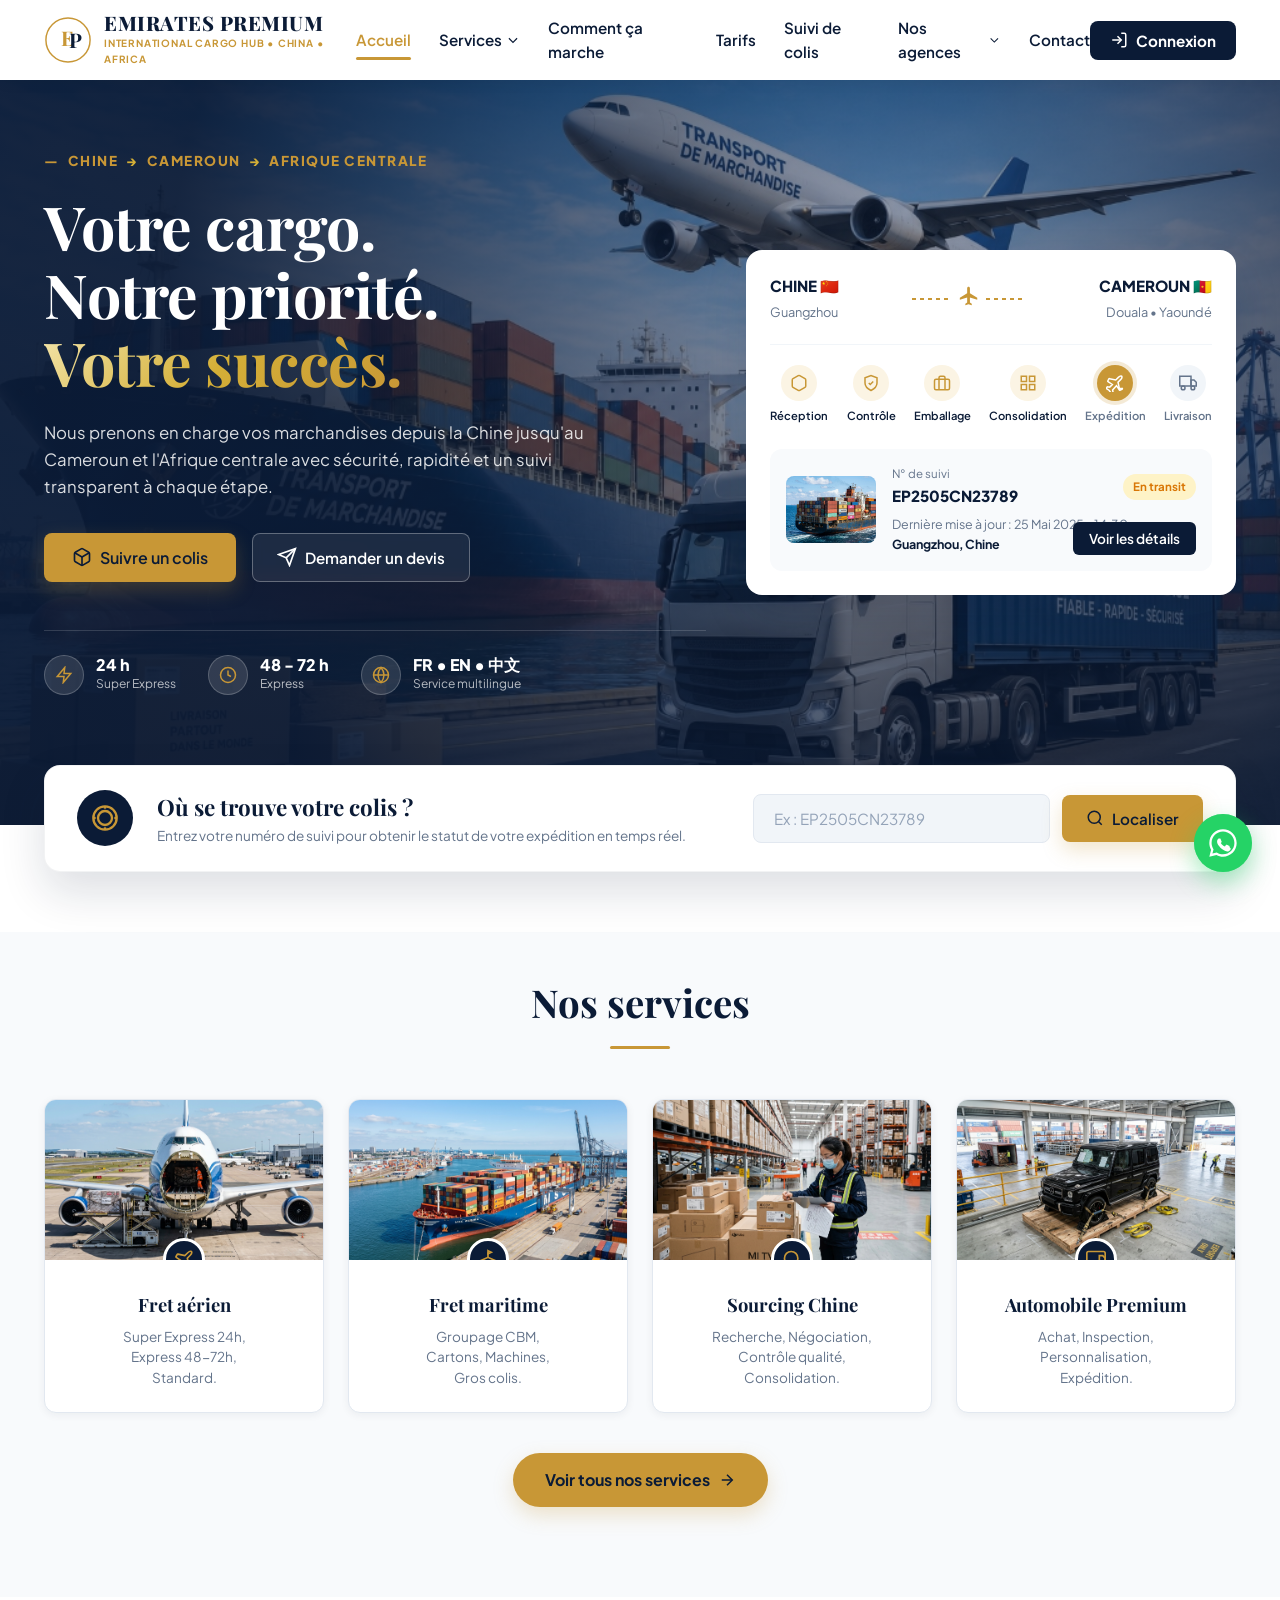
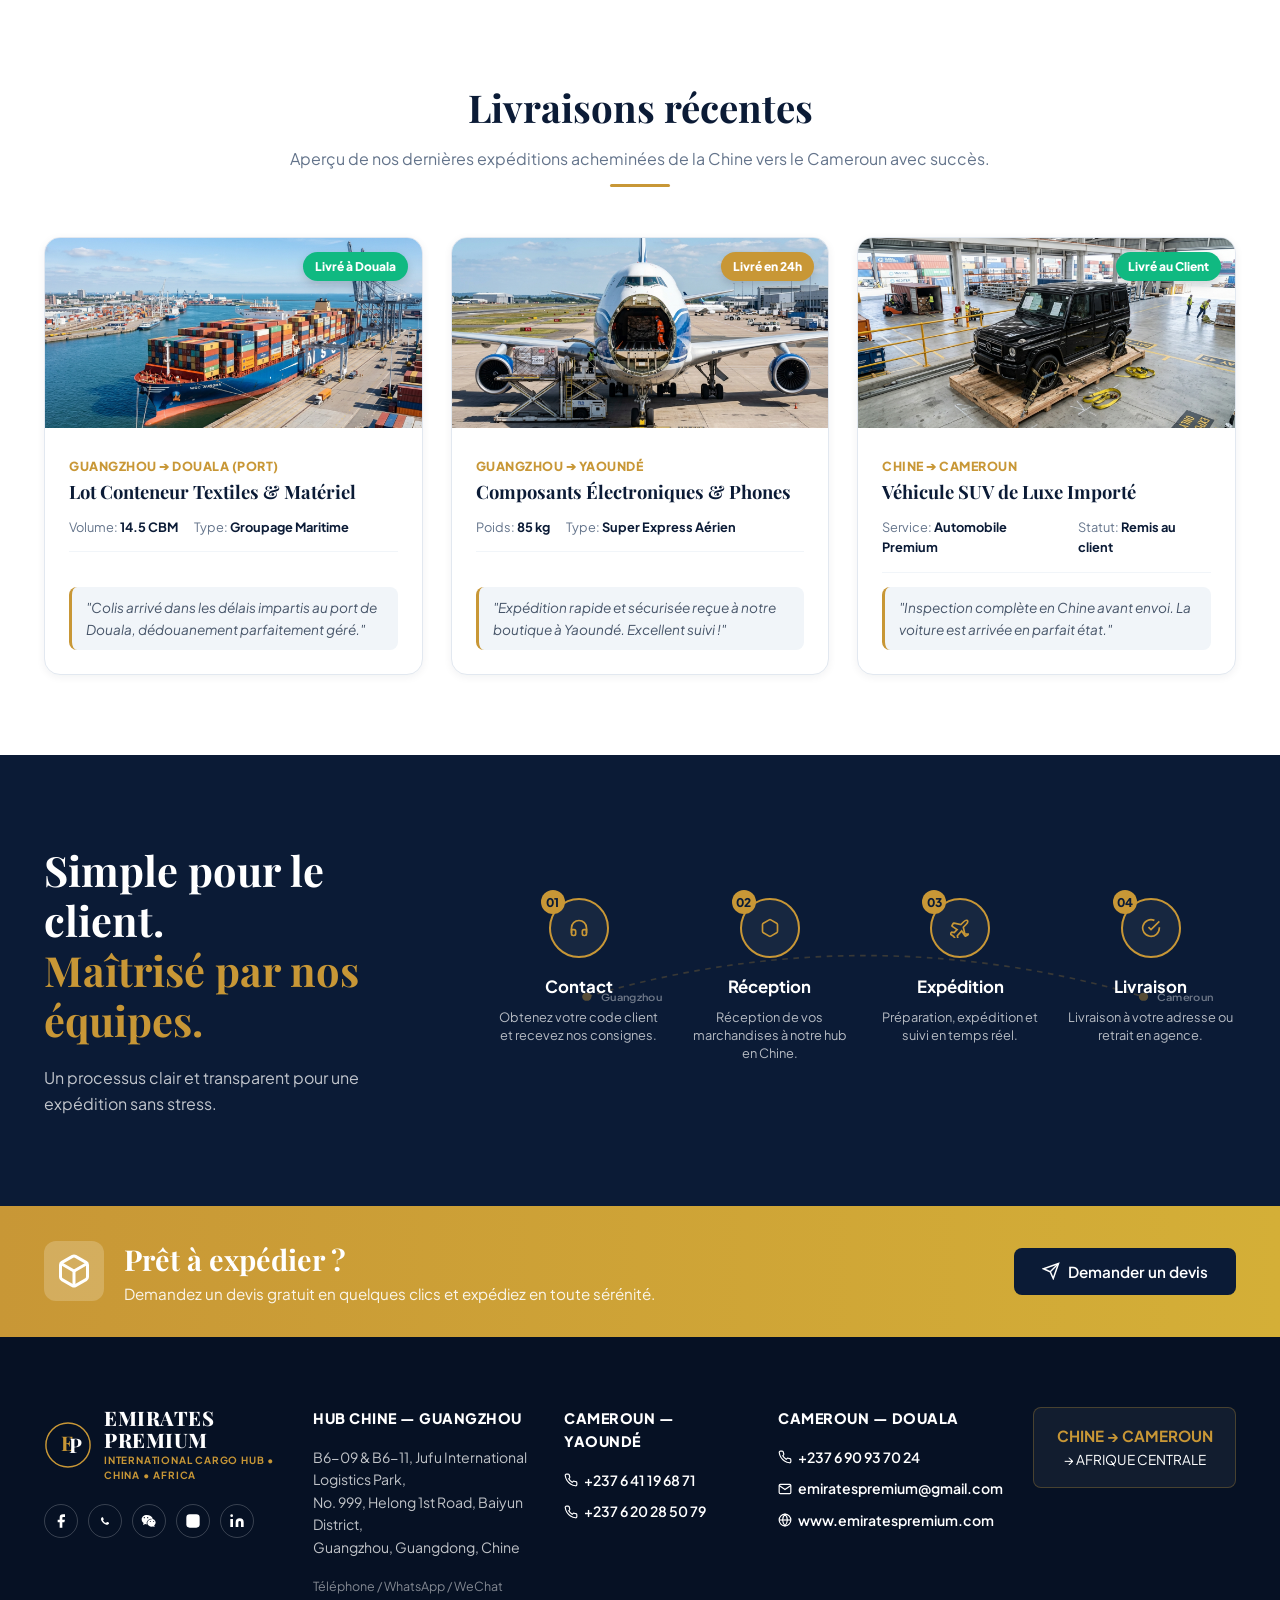
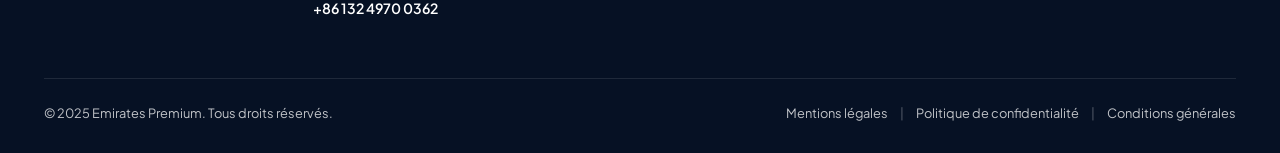
<file: index.html>
<!DOCTYPE html>
<html lang="fr">
<head>
  <meta charset="UTF-8">
  <meta name="viewport" content="width=device-width, initial-scale=1.0">
  <title>Emirates Premium - International Cargo Hub | Chine - Cameroun - Afrique Centrale</title>
  <meta name="description" content="Transit et fret de marchandises Chine-Cameroun et Afrique Centrale. Fret aérien, fret maritime, sourcing, transport automobile et livraison porte-à-porte.">
  
  <!-- Fonts Google -->
  <link rel="preconnect" href="https://fonts.googleapis.com">
  <link rel="preconnect" href="https://fonts.gstatic.com" crossorigin>
  <link href="https://fonts.googleapis.com/css2?family=Playfair+Display:ital,wght@0,600;0,700;0,800;1,600&family=Plus+Jakarta+Sans:wght@400;500;600;700;800&family=Caveat:wght@600&display=swap" rel="stylesheet">
  
  <!-- CSS Principal -->
  <link rel="stylesheet" href="style.css">
</head>
<body>

  <!-- ================= HEADER / NAVBAR ================= -->
  <header class="navbar-header" id="navbar">
    <div class="container nav-container">
      <a href="#" class="brand-logo">
        <div class="logo-monogram">
          <svg viewBox="0 0 100 100" class="ep-logo-svg">
            <circle cx="50" cy="50" r="46" fill="none" stroke="#C89736" stroke-width="3"/>
            <text x="35" y="62" font-family="'Playfair Display', serif" font-weight="700" font-size="42" fill="#C89736">E</text>
            <text x="52" y="66" font-family="'Playfair Display', serif" font-weight="700" font-size="42" fill="#0B1B36">P</text>
          </svg>
        </div>
        <div class="logo-text-group">
          <span class="brand-title">EMIRATES PREMIUM</span>
          <span class="brand-subtitle">INTERNATIONAL CARGO HUB • CHINA • AFRICA</span>
        </div>
      </a>

      <nav class="nav-menu" id="navMenu">
        <ul class="nav-list">
          <li class="nav-item active"><a href="index.html" class="nav-link">Accueil</a></li>
          <li class="nav-item dropdown">
            <a href="services.html" class="nav-link">Services <svg class="dropdown-icon" viewBox="0 0 24 24" width="14" height="14"><path fill="none" stroke="currentColor" stroke-width="2" d="M19 9l-7 7-7-7"/></svg></a>
            <div class="dropdown-menu">
              <a href="services.html#fret-aerien">Fret aérien</a>
              <a href="services.html#fret-maritime">Fret maritime</a>
              <a href="services.html#sourcing">Sourcing Chine</a>
              <a href="services.html#automobile">Automobile Premium</a>
              <a href="services.html#trucks">Trucks & Equipment</a>
              <a href="services.html#emballage">Emballage sécurisé</a>
              <a href="services.html#porte-a-porte">Porte-à-porte</a>
              <a href="services.html#consulting">Money Exchange & Consulting</a>
            </div>
          </li>
          <li class="nav-item"><a href="comment-ca-marche.html" class="nav-link">Comment ça marche</a></li>
          <li class="nav-item"><a href="tarifs.html" class="nav-link">Tarifs</a></li>
          <li class="nav-item"><a href="suivi.html" class="nav-link">Suivi de colis</a></li>
          <li class="nav-item dropdown">
            <a href="#" class="nav-link">Nos agences <svg class="dropdown-icon" viewBox="0 0 24 24" width="14" height="14"><path fill="none" stroke="currentColor" stroke-width="2" d="M19 9l-7 7-7-7"/></svg></a>
            <div class="dropdown-menu">
              <a href="adresse-chine.html">🇨🇳 Chine (Hub Guangzhou)</a>
              <a href="agences.html">🇨🇲 Cameroun (Yaoundé & Douala)</a>
            </div>
          </li>
          <li class="nav-item"><a href="#contact" class="nav-link">Contact</a></li>
        </ul>
      </nav>

      <div class="nav-actions">
        <button class="btn btn-navy btn-espace" id="btnConnexion" onclick="openAuthModal('login')">
          <svg viewBox="0 0 24 24" width="18" height="18" fill="none" stroke="currentColor" stroke-width="2"><path d="M15 3h4a2 2 0 0 1 2 2v14a2 2 0 0 1-2 2h-4"/><polyline points="10 17 15 12 10 7"/><line x1="15" y1="12" x2="3" y2="12"/></svg>
          <span>Connexion</span>
        </button>
        <button class="mobile-toggle" id="mobileToggle" aria-label="Toggle navigation">
          <span></span><span></span><span></span>
        </button>
      </div>
    </div>
  </header>

  <!-- ================= HERO SECTION ================= -->
  <section class="hero-section" id="accueil">
    <div class="hero-bg-overlay"></div>
    <div class="container hero-container">
      <div class="hero-grid">
        
        <!-- Left Hero Content -->
        <div class="hero-content">
          <div class="route-badge">
            <span class="dash">—</span> CHINE <span class="arrow">→</span> CAMEROUN <span class="arrow">→</span> AFRIQUE CENTRALE
          </div>

          <h1 class="hero-title">
            Votre cargo.<br>
            Notre priorité.<br>
            <span class="text-gold-gradient">Votre succès.</span>
          </h1>

          <p class="hero-description">
            Nous prenons en charge vos marchandises depuis la Chine jusqu'au Cameroun et l'Afrique centrale avec sécurité, rapidité et un suivi transparent à chaque étape.
          </p>

          <div class="hero-cta-group">
            <button class="btn btn-gold btn-hero" onclick="scrollToSearch()">
              <svg viewBox="0 0 24 24" width="20" height="20" fill="none" stroke="currentColor" stroke-width="2"><path d="M21 16V8a2 2 0 0 0-1-1.73l-7-4a2 2 0 0 0-2 0l-7 4A2 2 0 0 0 3 8v8a2 2 0 0 0 1 1.73l7 4a2 2 0 0 0 2 0l7-4A2 2 0 0 0 21 16z"/><polyline points="3.27 6.96 12 12.01 20.73 6.96"/><line x1="12" y1="22.08" x2="12" y2="12"/></svg>
              <span>Suivre un colis</span>
            </button>
            <button class="btn btn-outline-hero" onclick="openDevisModal()">
              <svg viewBox="0 0 24 24" width="20" height="20" fill="none" stroke="currentColor" stroke-width="2"><line x1="22" y1="2" x2="11" y2="13"/><polygon points="22 2 15 22 11 13 2 9 22 2"/></svg>
              <span>Demander un devis</span>
            </button>
          </div>

          <div class="hero-features-bar">
            <div class="feature-item">
              <div class="feature-icon-circle">
                <svg viewBox="0 0 24 24" width="18" height="18" fill="none" stroke="currentColor" stroke-width="2"><polygon points="13 2 3 14 12 14 11 22 21 10 12 10 13 2"/></svg>
              </div>
              <div class="feature-info">
                <strong>24 h</strong>
                <span>Super Express</span>
              </div>
            </div>
            
            <div class="feature-item">
              <div class="feature-icon-circle">
                <svg viewBox="0 0 24 24" width="18" height="18" fill="none" stroke="currentColor" stroke-width="2"><circle cx="12" cy="12" r="10"/><polyline points="12 6 12 12 16 14"/></svg>
              </div>
              <div class="feature-info">
                <strong>48 - 72 h</strong>
                <span>Express</span>
              </div>
            </div>

            <div class="feature-item">
              <div class="feature-icon-circle">
                <svg viewBox="0 0 24 24" width="18" height="18" fill="none" stroke="currentColor" stroke-width="2"><circle cx="12" cy="12" r="10"/><line x1="2" y1="12" x2="22" y2="12"/><path d="M12 2a15.3 15.3 0 0 1 4 10 15.3 15.3 0 0 1-4 10 15.3 15.3 0 0 1-4-10 15.3 15.3 0 0 1 4-10z"/></svg>
              </div>
              <div class="feature-info">
                <strong>FR • EN • 中文</strong>
                <span>Service multilingue</span>
              </div>
            </div>
          </div>
        </div>

        <!-- Right Hero Floating Tracking Card Widget -->
        <div class="hero-widget-wrapper">
          <div class="tracking-card-widget">
            
            <!-- Route Header Banner -->
            <div class="widget-route-header">
              <div class="route-point">
                <strong>CHINE 🇨🇳</strong>
                <span class="city">Guangzhou</span>
              </div>
              <div class="route-flight-path">
                <span class="dots"></span>
                <div class="plane-badge">
                  <svg viewBox="0 0 24 24" width="22" height="22" fill="#C89736"><path d="M21 16v-2l-8-5V3.5c0-.83-.67-1.5-1.5-1.5S10 2.67 10 3.5V9l-8 5v2l8-2.5V19l-2 1.5V22l3.5-1 3.5 1v-1.5L13 19v-5.5l8 2.5z"/></svg>
                </div>
                <span class="dots"></span>
              </div>
              <div class="route-point align-right">
                <strong>CAMEROUN 🇨🇲</strong>
                <span class="city">Douala • Yaoundé</span>
              </div>
            </div>

            <!-- Steps Icon Bar -->
            <div class="widget-steps-bar">
              <div class="step-icon-item active">
                <div class="icon-box"><svg viewBox="0 0 24 24" width="18" height="18" fill="none" stroke="currentColor" stroke-width="2"><path d="M21 16V8a2 2 0 0 0-1-1.73l-7-4a2 2 0 0 0-2 0l-7 4A2 2 0 0 0 3 8v8a2 2 0 0 0 1 1.73l7 4a2 2 0 0 0 2 0l7-4A2 2 0 0 0 21 16z"/></svg></div>
                <span>Réception</span>
              </div>
              <div class="step-icon-item active">
                <div class="icon-box"><svg viewBox="0 0 24 24" width="18" height="18" fill="none" stroke="currentColor" stroke-width="2"><path d="M12 22s8-4 8-10V5l-8-3-8 3v7c0 6 8 10 8 10z"/><polyline points="9 12 11 14 15 10"/></svg></div>
                <span>Contrôle</span>
              </div>
              <div class="step-icon-item active">
                <div class="icon-box"><svg viewBox="0 0 24 24" width="18" height="18" fill="none" stroke="currentColor" stroke-width="2"><rect x="2" y="7" width="20" height="14" rx="2" ry="2"/><path d="M16 21V5a2 2 0 0 0-2-2h-4a2 2 0 0 0-2 2v16"/></svg></div>
                <span>Emballage</span>
              </div>
              <div class="step-icon-item active">
                <div class="icon-box"><svg viewBox="0 0 24 24" width="18" height="18" fill="none" stroke="currentColor" stroke-width="2"><rect x="3" y="3" width="7" height="7"/><rect x="14" y="3" width="7" height="7"/><rect x="14" y="14" width="7" height="7"/><rect x="3" y="14" width="7" height="7"/></svg></div>
                <span>Consolidation</span>
              </div>
              <div class="step-icon-item current">
                <div class="icon-box"><svg viewBox="0 0 24 24" width="18" height="18" fill="none" stroke="currentColor" stroke-width="2"><path d="M17.8 19.2L16 11l3.5-3.5C21 6 21.5 4 21 3c-1-.5-3 0-4.5 1.5L13 8 4.8 6.2c-.5-.1-.9.1-1.1.5l-1.2 2.3c-.2.4-.1.9.2 1.1L8.5 14 5 17.5l-2.5-.5c-.4-.1-.8.1-1 .4l-.8 1c-.3.3-.2.8.1 1.1l3.5 2.5 2.5 3.5c.3.3.8.4 1.1.1l1-.8c.3-.2.5-.6.4-1l-.5-2.5L14 15.5l3.9 5.8c.2.3.7.4 1.1.2l2.3-1.2c.4-.2.6-.6.5-1.1z"/></svg></div>
                <span>Expédition</span>
              </div>
              <div class="step-icon-item">
                <div class="icon-box"><svg viewBox="0 0 24 24" width="18" height="18" fill="none" stroke="currentColor" stroke-width="2"><rect x="1" y="3" width="15" height="13"/><polygon points="16 8 20 8 23 11 23 16 16 16 16 8"/><circle cx="5.5" cy="18.5" r="2.5"/><circle cx="18.5" cy="18.5" r="2.5"/></svg></div>
                <span>Livraison</span>
              </div>
            </div>

            <!-- Active Shipment Status Card Snippet -->
            <div class="shipment-snippet">
              <div class="snippet-thumb">
                <img src="cargo_ship_thumb.jpg" alt="Colis en transit" width="90" height="90">
              </div>
              <div class="snippet-details">
                <div class="snippet-header">
                  <div class="code-wrap">
                    <span class="label">N° de suivi</span>
                    <strong class="code">EP2505CN23789</strong>
                  </div>
                  <span class="badge-status">En transit</span>
                </div>
                <p class="last-update">Dernière mise à jour : 25 Mai 2025 - 14:30</p>
                <p class="update-location">Guangzhou, Chine</p>
              </div>
              <button class="btn btn-navy btn-sm btn-details" onclick="openDetailsModal('EP2505CN23789')">
                Voir les détails
              </button>
            </div>

          </div>
        </div>

      </div>
    </div>
  </section>

  <!-- ================= FLOATING SEARCH BAR SECTION ================= -->
  <div class="floating-search-wrapper" id="suivi">
    <div class="container">
      <div class="floating-search-card">
        <div class="search-icon-circle">
          <svg viewBox="0 0 24 24" width="28" height="28" fill="none" stroke="currentColor" stroke-width="2"><circle cx="12" cy="12" r="10"/><circle cx="12" cy="12" r="6"/><line x1="12" y1="2" x2="12" y2="4"/><line x1="12" y1="20" x2="12" y2="22"/><line x1="2" y1="12" x2="4" y2="12"/><line x1="20" y1="12" x2="22" y2="12"/></svg>
        </div>
        <div class="search-text">
          <h3>Où se trouve votre colis ?</h3>
          <p>Entrez votre numéro de suivi pour obtenir le statut de votre expédition en temps réel.</p>
        </div>
        <form class="search-form" onsubmit="handleSearch(event)">
          <div class="input-wrap">
            <input type="text" id="trackingInput" placeholder="Ex : EP2505CN23789" required autocomplete="off">
          </div>
          <button type="submit" class="btn btn-gold btn-search">
            <svg viewBox="0 0 24 24" width="18" height="18" fill="none" stroke="currentColor" stroke-width="2"><circle cx="11" cy="11" r="8"/><line x1="21" y1="21" x2="16.65" y2="16.65"/></svg>
            <span>Localiser</span>
          </button>
        </form>
      </div>
    </div>
  </div>

  <!-- ================= NOS SERVICES SECTION ================= -->
  <section class="services-section" id="services">
    <div class="container">
      
      <div class="section-title-wrap">
        <h2 class="section-title">Nos services</h2>
        <div class="title-underline"></div>
      </div>

      <div class="services-grid">
        
        <!-- Card 1: Fret aérien -->
        <div class="service-card">
          <div class="card-media">
            <img src="service_air.jpg" alt="Fret aérien">
            <div class="card-badge-icon">
              <svg viewBox="0 0 24 24" width="20" height="20" fill="none" stroke="currentColor" stroke-width="2"><path d="M17.8 19.2L16 11l3.5-3.5C21 6 21.5 4 21 3c-1-.5-3 0-4.5 1.5L13 8 4.8 6.2c-.5-.1-.9.1-1.1.5l-1.2 2.3c-.2.4-.1.9.2 1.1L8.5 14 5 17.5l-2.5-.5c-.4-.1-.8.1-1 .4l-.8 1c-.3.3-.2.8.1 1.1l3.5 2.5 2.5 3.5c.3.3.8.4 1.1.1l1-.8c.3-.2.5-.6.4-1l-.5-2.5L14 15.5l3.9 5.8c.2.3.7.4 1.1.2l2.3-1.2c.4-.2.6-.6.5-1.1z"/></svg>
            </div>
          </div>
          <div class="card-body">
            <h3 class="card-title">Fret aérien</h3>
            <p class="card-text">Super Express 24h,<br>Express 48-72h,<br>Standard.</p>
          </div>
        </div>

        <!-- Card 2: Fret maritime -->
        <div class="service-card">
          <div class="card-media">
            <img src="service_sea.jpg" alt="Fret maritime">
            <div class="card-badge-icon">
              <svg viewBox="0 0 24 24" width="20" height="20" fill="none" stroke="currentColor" stroke-width="2"><path d="M2 21c.6.5 1.2 1 2.5 1 2.5 0 2.5-2 5-2 2.5 0 2.5 2 5 2 2.5 0 2.5-2 5-2 1.3 0 1.9.5 2.5 1"/><path d="M19.38 20A11.6 11.6 0 0 0 21 14l-9-4-9 4c0 2.9 1 5.4 2.62 7"/><path d="M12 10V4"/><polygon points="12 2 16 4 12 6 12 2"/></svg>
            </div>
          </div>
          <div class="card-body">
            <h3 class="card-title">Fret maritime</h3>
            <p class="card-text">Groupage CBM,<br>Cartons, Machines,<br>Gros colis.</p>
          </div>
        </div>

        <!-- Card 3: Sourcing Chine -->
        <div class="service-card">
          <div class="card-media">
            <img src="service_sourcing.jpg" alt="Sourcing Chine">
            <div class="card-badge-icon">
              <svg viewBox="0 0 24 24" width="20" height="20" fill="none" stroke="currentColor" stroke-width="2"><circle cx="11" cy="11" r="8"/><line x1="21" y1="21" x2="16.65" y2="16.65"/></svg>
            </div>
          </div>
          <div class="card-body">
            <h3 class="card-title">Sourcing Chine</h3>
            <p class="card-text">Recherche, Négociation,<br>Contrôle qualité,<br>Consolidation.</p>
          </div>
        </div>

        <!-- Card 4: Automobile Premium -->
        <div class="service-card">
          <div class="card-media">
            <img src="service_auto.jpg" alt="Automobile Premium">
            <div class="card-badge-icon">
              <svg viewBox="0 0 24 24" width="20" height="20" fill="none" stroke="currentColor" stroke-width="2"><rect x="1" y="3" width="22" height="13" rx="2"/><polygon points="16 8 20 8 23 11 23 16 16 16 16 8"/><circle cx="5.5" cy="18.5" r="2.5"/><circle cx="18.5" cy="18.5" r="2.5"/></svg>
            </div>
          </div>
          <div class="card-body">
            <h3 class="card-title">Automobile Premium</h3>
            <p class="card-text">Achat, Inspection,<br>Personnalisation,<br>Expédition.</p>
          </div>
        </div>

      </div>

      <!-- Button Voir Tous Nos Services -->
      <div class="services-more-wrap">
        <a href="services.html" class="btn btn-gold btn-voir-plus">
          <span>Voir tous nos services</span>
          <svg viewBox="0 0 24 24" width="18" height="18" fill="none" stroke="currentColor" stroke-width="2"><line x1="5" y1="12" x2="19" y2="12"/><polyline points="12 5 19 12 12 19"/></svg>
        </a>
      </div>

    </div>
  </section>

  <!-- ================= LIVRAISONS RÉCENTES SECTION ================= -->
  <section class="deliveries-section">
    <div class="container">
      <div class="section-title-wrap">
        <h2 class="section-title">Livraisons récentes</h2>
        <p style="color: var(--color-gray-500); margin-top: 8px;">Aperçu de nos dernières expéditions acheminées de la Chine vers le Cameroun avec succès.</p>
        <div class="title-underline"></div>
      </div>

      <div class="deliveries-grid">
        <!-- Delivery Card 1 -->
        <div class="delivery-card">
          <div class="delivery-media">
            <img src="service_sea.jpg" alt="Livraison Fret Maritime Douala">
            <span class="delivery-badge-status">Livré à Douala</span>
          </div>
          <div class="delivery-content">
            <div>
              <span class="delivery-route-tag">GUANGZHOU ➔ DOUALA (PORT)</span>
              <h3 class="delivery-title">Lot Conteneur Textiles & Matériel</h3>
              <div class="delivery-meta">
                <span>Volume: <strong>14.5 CBM</strong></span>
                <span>Type: <strong>Groupage Maritime</strong></span>
              </div>
            </div>
            <p class="delivery-quote">"Colis arrivé dans les délais impartis au port de Douala, dédouanement parfaitement géré."</p>
          </div>
        </div>

        <!-- Delivery Card 2 -->
        <div class="delivery-card">
          <div class="delivery-media">
            <img src="service_air.jpg" alt="Livraison Express Yaoundé">
            <span class="delivery-badge-status gold">Livré en 24h</span>
          </div>
          <div class="delivery-content">
            <div>
              <span class="delivery-route-tag">GUANGZHOU ➔ YAOUNDÉ</span>
              <h3 class="delivery-title">Composants Électroniques & Phones</h3>
              <div class="delivery-meta">
                <span>Poids: <strong>85 kg</strong></span>
                <span>Type: <strong>Super Express Aérien</strong></span>
              </div>
            </div>
            <p class="delivery-quote">"Expédition rapide et sécurisée reçue à notre boutique à Yaoundé. Excellent suivi !"</p>
          </div>
        </div>

        <!-- Delivery Card 3 -->
        <div class="delivery-card">
          <div class="delivery-media">
            <img src="service_auto.jpg" alt="Livraison Véhicule SUV">
            <span class="delivery-badge-status">Livré au Client</span>
          </div>
          <div class="delivery-content">
            <div>
              <span class="delivery-route-tag">CHINE ➔ CAMEROUN</span>
              <h3 class="delivery-title">Véhicule SUV de Luxe Importé</h3>
              <div class="delivery-meta">
                <span>Service: <strong>Automobile Premium</strong></span>
                <span>Statut: <strong>Remis au client</strong></span>
              </div>
            </div>
            <p class="delivery-quote">"Inspection complète en Chine avant envoi. La voiture est arrivée en parfait état."</p>
          </div>
        </div>
      </div>

    </div>
  </section>

  <!-- ================= PROCESS TIMELINE SECTION ================= -->
  <section class="process-section">
    <div class="container">
      <div class="process-layout">
        
        <!-- Left Title Box -->
        <div class="process-header">
          <h2 class="process-title">
            Simple pour le client.<br>
            <span class="text-gold">Maîtrisé par nos équipes.</span>
          </h2>
          <p class="process-desc">
            Un processus clair et transparent pour une expédition sans stress.
          </p>
        </div>

        <!-- Right Timeline Steps & World Map -->
        <div class="process-timeline-wrap">
          
          <!-- Background Map Arc Illustration SVG -->
          <svg class="world-map-svg" viewBox="0 0 800 200" preserveAspectRatio="none">
            <path d="M100,120 Q 400,20 700,120" fill="none" stroke="#C89736" stroke-dasharray="6,6" stroke-width="2" opacity="0.6"/>
            <!-- Guangzhou node -->
            <circle cx="100" cy="120" r="5" fill="#C89736"/>
            <text x="115" y="125" fill="#ffffff" font-size="12" font-weight="600">Guangzhou</text>
            <!-- Cameroon node -->
            <circle cx="700" cy="120" r="5" fill="#C89736"/>
            <text x="715" y="125" fill="#ffffff" font-size="12" font-weight="600">Cameroun</text>
          </svg>

          <div class="process-steps-grid">
            
            <!-- Step 01 -->
            <div class="step-card">
              <div class="step-badge">
                <span class="num">01</span>
                <div class="step-icon">
                  <svg viewBox="0 0 24 24" width="20" height="20" fill="none" stroke="currentColor" stroke-width="2"><path d="M3 18v-6a9 9 0 0 1 18 0v6"/><path d="M21 19a2 2 0 0 1-2 2h-1a2 2 0 0 1-2-2v-3a2 2 0 0 1 2-2h3zM3 19a2 2 0 0 0 2 2h1a2 2 0 0 0 2-2v-3a2 2 0 0 0-2-2H3z"/></svg>
                </div>
              </div>
              <h4 class="step-title">Contact</h4>
              <p class="step-text">Obtenez votre code client et recevez nos consignes.</p>
            </div>

            <!-- Step 02 -->
            <div class="step-card">
              <div class="step-badge">
                <span class="num">02</span>
                <div class="step-icon">
                  <svg viewBox="0 0 24 24" width="20" height="20" fill="none" stroke="currentColor" stroke-width="2"><path d="M21 16V8a2 2 0 0 0-1-1.73l-7-4a2 2 0 0 0-2 0l-7 4A2 2 0 0 0 3 8v8a2 2 0 0 0 1 1.73l7 4a2 2 0 0 0 2 0l7-4A2 2 0 0 0 21 16z"/></svg>
                </div>
              </div>
              <h4 class="step-title">Réception</h4>
              <p class="step-text">Réception de vos marchandises à notre hub en Chine.</p>
            </div>

            <!-- Step 03 -->
            <div class="step-card">
              <div class="step-badge">
                <span class="num">03</span>
                <div class="step-icon">
                  <svg viewBox="0 0 24 24" width="20" height="20" fill="none" stroke="currentColor" stroke-width="2"><path d="M17.8 19.2L16 11l3.5-3.5C21 6 21.5 4 21 3c-1-.5-3 0-4.5 1.5L13 8 4.8 6.2c-.5-.1-.9.1-1.1.5l-1.2 2.3c-.2.4-.1.9.2 1.1L8.5 14 5 17.5l-2.5-.5c-.4-.1-.8.1-1 .4l-.8 1c-.3.3-.2.8.1 1.1l3.5 2.5 2.5 3.5c.3.3.8.4 1.1.1l1-.8c.3-.2.5-.6.4-1l-.5-2.5L14 15.5l3.9 5.8c.2.3.7.4 1.1.2l2.3-1.2c.4-.2.6-.6.5-1.1z"/></svg>
                </div>
              </div>
              <h4 class="step-title">Expédition</h4>
              <p class="step-text">Préparation, expédition et suivi en temps réel.</p>
            </div>

            <!-- Step 04 -->
            <div class="step-card">
              <div class="step-badge">
                <span class="num">04</span>
                <div class="step-icon">
                  <svg viewBox="0 0 24 24" width="20" height="20" fill="none" stroke="currentColor" stroke-width="2"><path d="M22 11.08V12a10 10 0 1 1-5.93-9.14"/><polyline points="22 4 12 14.01 9 11.01"/></svg>
                </div>
              </div>
              <h4 class="step-title">Livraison</h4>
              <p class="step-text">Livraison à votre adresse ou retrait en agence.</p>
            </div>

          </div>

        </div>

      </div>
    </div>
  </section>

  <!-- ================= CTA BANNER SECTION ================= -->
  <section class="cta-banner" id="tarifs">
    <div class="container">
      <div class="cta-banner-inner">
        <div class="cta-left">
          <div class="cta-package-icon">
            <svg viewBox="0 0 24 24" width="36" height="36" fill="none" stroke="#FFFFFF" stroke-width="2"><path d="M21 16V8a2 2 0 0 0-1-1.73l-7-4a2 2 0 0 0-2 0l-7 4A2 2 0 0 0 3 8v8a2 2 0 0 0 1 1.73l7 4a2 2 0 0 0 2 0l7-4A2 2 0 0 0 21 16z"/><polyline points="3.27 6.96 12 12.01 20.73 6.96"/><line x1="12" y1="22.08" x2="12" y2="12"/></svg>
          </div>
          <div class="cta-text-group">
            <h3>Prêt à expédier ?</h3>
            <p>Demandez un devis gratuit en quelques clics et expédiez en toute sérénité.</p>
          </div>
        </div>
        <div class="cta-right">
          <button class="btn btn-navy btn-cta" onclick="openDevisModal()">
            <svg viewBox="0 0 24 24" width="18" height="18" fill="none" stroke="currentColor" stroke-width="2"><line x1="22" y1="2" x2="11" y2="13"/><polygon points="22 2 15 22 11 13 2 9 22 2"/></svg>
            <span>Demander un devis</span>
          </button>
        </div>
      </div>
    </div>
  </section>

  <!-- ================= FOOTER SECTION ================= -->
  <footer class="site-footer" id="contact">
    <div class="container">
      <div class="footer-grid">
        
        <!-- Col 1: Brand & Socials -->
        <div class="footer-col footer-brand-col">
          <a href="#" class="brand-logo footer-logo">
            <div class="logo-monogram">
              <svg viewBox="0 0 100 100" class="ep-logo-svg">
                <circle cx="50" cy="50" r="46" fill="none" stroke="#C89736" stroke-width="3"/>
                <text x="35" y="62" font-family="'Playfair Display', serif" font-weight="700" font-size="42" fill="#C89736">E</text>
                <text x="52" y="66" font-family="'Playfair Display', serif" font-weight="700" font-size="42" fill="#FFFFFF">P</text>
              </svg>
            </div>
            <div class="logo-text-group">
              <span class="brand-title light">EMIRATES PREMIUM</span>
              <span class="brand-subtitle light">INTERNATIONAL CARGO HUB • CHINA • AFRICA</span>
            </div>
          </a>

          <div class="social-links">
            <a href="#" class="social-icon" aria-label="Facebook"><svg viewBox="0 0 24 24" width="16" height="16" fill="currentColor"><path d="M18 2h-3a5 5 0 0 0-5 5v3H7v4h3v8h4v-8h3l1-4h-4V7a1 1 0 0 1 1-1h3z"/></svg></a>
            <a href="https://wa.me/8613249700362" class="social-icon" aria-label="WhatsApp"><svg viewBox="0 0 24 24" width="16" height="16" fill="currentColor"><path d="M17.472 14.382c-.297-.149-1.758-.867-2.03-.967-.273-.099-.471-.148-.67.15-.197.297-.767.966-.94 1.164-.173.199-.347.223-.644.075-.297-.15-1.255-.463-2.39-1.475-.883-.788-1.48-1.761-1.653-2.059-.173-.297-.018-.458.13-.606.134-.133.298-.347.446-.521.151-.172.2-.296.3-.495.099-.198.05-.372-.025-.521-.075-.148-.669-1.611-.916-2.206-.242-.579-.487-.501-.669-.51l-.57-.01c-.198 0-.52.074-.792.372s-1.04 1.016-1.04 2.479 1.065 2.876 1.213 3.074c.149.198 2.095 3.2 5.076 4.487.709.306 1.263.489 1.694.626.712.226 1.36.194 1.872.118.572-.085 1.758-.719 2.006-1.413.248-.695.248-1.29.173-1.414-.074-.124-.272-.198-.57-.347z"/></svg></a>
            <a href="#" class="social-icon" aria-label="WeChat"><svg viewBox="0 0 24 24" width="16" height="16" fill="currentColor"><path d="M8.5 3C4.36 3 1 6.02 1 9.75c0 2.15 1.12 4.07 2.88 5.34L3 18l3.41-1.37c.67.18 1.38.28 2.09.28.2 0 .4 0 .6-.02C8.74 16.27 8.5 15.65 8.5 15c0-3.59 3.58-6.5 8-6.5.42 0 .83.03 1.23.09C16.89 5.33 13.06 3 8.5 3zm1.5 5a1 1 0 1 1 0-2 1 1 0 0 1 0 2zm-5 0a1 1 0 1 1 0-2 1 1 0 0 1 0 2zm11.5 1.5c-3.87 0-7 2.46-7 5.5s3.13 5.5 7 5.5c.62 0 1.23-.08 1.81-.23L20.5 21l-.73-2.43c1.37-1.07 2.23-2.6 2.23-4.32 0-3.04-3.13-5.5-7-5.5zm-2.5 4a.75.75 0 1 1 0-1.5.75.75 0 0 1 0 1.5zm5 0a.75.75 0 1 1 0-1.5.75.75 0 0 1 0 1.5z"/></svg></a>
            <a href="#" class="social-icon" aria-label="Instagram"><svg viewBox="0 0 24 24" width="16" height="16" fill="currentColor"><rect x="2" y="2" width="20" height="20" rx="5" ry="5"/><path d="M16 11.37A4 4 0 1 1 12.63 8 4 4 0 0 1 16 11.37z"/><line x1="17.5" y1="6.5" x2="17.51" y2="6.5"/></svg></a>
            <a href="#" class="social-icon" aria-label="LinkedIn"><svg viewBox="0 0 24 24" width="16" height="16" fill="currentColor"><path d="M16 8a6 6 0 0 1 6 6v7h-4v-7a2 2 0 0 0-2-2 2 2 0 0 0-2 2v7h-4v-7a6 6 0 0 1 6-6z"/><rect x="2" y="9" width="4" height="12"/><circle cx="4" cy="4" r="2"/></svg></a>
          </div>
        </div>

        <!-- Col 2: HUB CHINE -->
        <div class="footer-col" id="adresse">
          <h4 class="footer-title">HUB CHINE — GUANGZHOU</h4>
          <p class="footer-address">
            B6-09 & B6-11, Jufu International Logistics Park,<br>
            No. 999, Helong 1st Road, Baiyun District,<br>
            Guangzhou, Guangdong, Chine
          </p>
          <p class="footer-contact-item">
            <span class="label">Téléphone / WhatsApp / WeChat</span><br>
            <strong class="phone-link">+86 132 4970 0362</strong>
          </p>
        </div>

        <!-- Col 3: CAMEROUN - YAOUNDÉ -->
        <div class="footer-col">
          <h4 class="footer-title">CAMEROUN — YAOUNDÉ</h4>
          <p class="footer-contact-item">
            <a href="tel:+237641196871" class="phone-link"><svg viewBox="0 0 24 24" width="14" height="14" fill="none" stroke="currentColor" stroke-width="2"><path d="M22 16.92v3a2 2 0 0 1-2.18 2 19.79 19.79 0 0 1-8.63-3.07 19.5 19.5 0 0 1-6-6 19.79 19.79 0 0 1-3.07-8.67A2 2 0 0 1 4.11 2h3a2 2 0 0 1 2 1.72 12.84 12.84 0 0 0 .7 2.81 2 2 0 0 1-.45 2.11L8.09 9.91a16 16 0 0 0 6 6l1.27-1.27a2 2 0 0 1 2.11-.45 12.84 12.84 0 0 0 2.81.7A2 2 0 0 1 22 16.92z"/></svg> +237 6 41 19 68 71</a>
          </p>
          <p class="footer-contact-item">
            <a href="tel:+237620285079" class="phone-link"><svg viewBox="0 0 24 24" width="14" height="14" fill="none" stroke="currentColor" stroke-width="2"><path d="M22 16.92v3a2 2 0 0 1-2.18 2 19.79 19.79 0 0 1-8.63-3.07 19.5 19.5 0 0 1-6-6 19.79 19.79 0 0 1-3.07-8.67A2 2 0 0 1 4.11 2h3a2 2 0 0 1 2 1.72 12.84 12.84 0 0 0 .7 2.81 2 2 0 0 1-.45 2.11L8.09 9.91a16 16 0 0 0 6 6l1.27-1.27a2 2 0 0 1 2.11-.45 12.84 12.84 0 0 0 2.81.7A2 2 0 0 1 22 16.92z"/></svg> +237 6 20 28 50 79</a>
          </p>
        </div>

        <!-- Col 4: CAMEROUN - DOUALA -->
        <div class="footer-col">
          <h4 class="footer-title">CAMEROUN — DOUALA</h4>
          <p class="footer-contact-item">
            <a href="tel:+237690937024" class="phone-link"><svg viewBox="0 0 24 24" width="14" height="14" fill="none" stroke="currentColor" stroke-width="2"><path d="M22 16.92v3a2 2 0 0 1-2.18 2 19.79 19.79 0 0 1-8.63-3.07 19.5 19.5 0 0 1-6-6 19.79 19.79 0 0 1-3.07-8.67A2 2 0 0 1 4.11 2h3a2 2 0 0 1 2 1.72 12.84 12.84 0 0 0 .7 2.81 2 2 0 0 1-.45 2.11L8.09 9.91a16 16 0 0 0 6 6l1.27-1.27a2 2 0 0 1 2.11-.45 12.84 12.84 0 0 0 2.81.7A2 2 0 0 1 22 16.92z"/></svg> +237 6 90 93 70 24</a>
          </p>
          <p class="footer-contact-item mt-10">
            <a href="mailto:emiratespremium@gmail.com" class="info-link"><svg viewBox="0 0 24 24" width="14" height="14" fill="none" stroke="currentColor" stroke-width="2"><path d="M4 4h16c1.1 0 2 .9 2 2v12c0 1.1-.9 2-2 2H4c-1.1 0-2-.9-2-2V6c0-1.1.9-2 2-2z"/><polyline points="22,6 12,13 2,6"/></svg> emiratespremium@gmail.com</a>
          </p>
          <p class="footer-contact-item">
            <a href="http://www.emiratespremium.com" target="_blank" class="info-link"><svg viewBox="0 0 24 24" width="14" height="14" fill="none" stroke="currentColor" stroke-width="2"><circle cx="12" cy="12" r="10"/><line x1="2" y1="12" x2="22" y2="12"/><path d="M12 2a15.3 15.3 0 0 1 4 10 15.3 15.3 0 0 1-4 10 15.3 15.3 0 0 1-4-10 15.3 15.3 0 0 1 4-10z"/></svg> www.emiratespremium.com</a>
          </p>
        </div>

        <!-- Col 5: Route Tag -->
        <div class="footer-col footer-route-col">
          <div class="footer-route-pill">
            <strong>CHINE <span class="arrow">→</span> CAMEROUN</strong><br>
            <span class="sub"><span class="arrow">→</span> AFRIQUE CENTRALE</span>
          </div>
        </div>

      </div>

      <!-- Footer Bottom copyright -->
      <div class="footer-bottom">
        <div class="copyright">
          © 2025 Emirates Premium. Tous droits réservés.
        </div>
        <div class="footer-legal">
          <a href="#">Mentions légales</a>
          <span class="sep">|</span>
          <a href="#">Politique de confidentialité</a>
          <span class="sep">|</span>
          <a href="#">Conditions générales</a>
        </div>
      </div>
    </div>
  </footer>

  <!-- ================= FLOATING WHATSAPP BUTTON ================= -->
  <div class="floating-whatsapp-wrap">
    <a href="https://wa.me/8613249700362" target="_blank" class="btn-whatsapp-circle" aria-label="WhatsApp">
      <svg viewBox="0 0 100 100" width="38" height="38"><path d="M50 14C30.1 14 14 30.1 14 50c0 6.3 1.6 12.3 4.7 17.6L14 86l18.9-4.6C38 84.3 43.9 86 50 86c19.9 0 36-16.1 36-36S69.9 14 50 14zm0 65.7c-5.4 0-10.7-1.4-15.3-4.1l-1.1-.6-11.4 2.8 3-11.1-.7-1.1C21.6 60.9 20 55.6 20 50c0-16.5 13.5-30 30-30s30 13.5 30 30-13.5 29.7-30 29.7zm16.5-22.3c-.9-.4-5.3-2.6-6.1-2.9-.8-.3-1.4-.4-2 .4-.6.9-2.3 2.9-2.8 3.5-.5.6-1 .7-1.9.2-3.9-1.9-6.5-3.4-9.1-7.9-.7-1.2.7-1.1 1.9-3.5.2-.4.1-.8-.1-1.2-.2-.4-2-4.8-2.7-6.6-.7-1.7-1.4-1.5-2-1.5h-1.7c-.6 0-1.6.2-2.4 1.1-.8.9-3.2 3.1-3.2 7.6s3.3 8.8 3.7 9.4c.5.6 6.4 9.8 15.6 13.8 6.9 3 8.3 2.4 9.8 2.3 1.5-.1 5.3-2.2 6.1-4.3.7-2.1.7-3.9.5-4.3-.3-.4-.9-.6-1.8-1.1z" fill="#FFFFFF"/></svg>
    </a>
  </div>

  <!-- ================= MODALS ================= -->
  <!-- 1. Tracking Details Modal -->
  <div class="modal-overlay" id="trackingModal">
    <div class="modal-content">
      <button class="modal-close" onclick="closeModal('trackingModal')">&times;</button>
      <div class="modal-header">
        <h3 id="modalTrackingTitle">Détails de l'expédition</h3>
        <span class="badge-status" id="modalStatusBadge">En transit</span>
      </div>
      <div class="modal-body" id="modalTrackingBody">
        <!-- Injected via JS -->
      </div>
    </div>
  </div>

  <!-- 2. Devis Request Modal -->
  <div class="modal-overlay" id="devisModal">
    <div class="modal-content modal-lg">
      <button class="modal-close" onclick="closeModal('devisModal')">&times;</button>
      <div class="modal-header">
        <h3>Demander un Devis Gratuit</h3>
        <p>Recevez une estimation précise pour votre cargo Chine - Cameroun</p>
      </div>
      <div class="modal-body">
        <form class="devis-form" onsubmit="handleDevisSubmit(event)">
          <div class="form-grid">
            <div class="form-group">
              <label for="devisName">Nom complet *</label>
              <input type="text" id="devisName" placeholder="Ex : Jean Dupont" required>
            </div>
            <div class="form-group">
              <label for="devisPhone">Téléphone / WhatsApp *</label>
              <input type="tel" id="devisPhone" placeholder="Ex : +237 6 90 00 00 00" required>
            </div>
            <div class="form-group">
              <label for="devisService">Type de Service *</label>
              <select id="devisService" required>
                <option value="air_express">Fret Aérien Super Express (24h)</option>
                <option value="air_standard">Fret Aérien Express (48-72h)</option>
                <option value="sea_groupage">Fret Maritime Groupage (CBM)</option>
                <option value="sourcing">Sourcing & Achats Chine</option>
                <option value="auto">Automobile / Engins</option>
              </select>
            </div>
            <div class="form-group">
              <label for="devisWeight">Poids / Volume estimé</label>
              <input type="text" id="devisWeight" placeholder="Ex : 150 kg ou 2 CBM">
            </div>
            <div class="form-group full-width">
              <label for="devisDetails">Description des marchandises</label>
              <textarea id="devisDetails" rows="3" placeholder="Précisez la nature de vos colis, la ville de départ et de destination..."></textarea>
            </div>
          </div>
          <button type="submit" class="btn btn-gold btn-block mt-20">Envoyer la demande de devis</button>
        </form>
      </div>
    </div>
  </div>

  <!-- 3. Auth Modal (Connexion & Inscription) -->
  <div class="modal-overlay" id="authModal">
    <div class="modal-content auth-modal-content">
      <button class="modal-close" onclick="closeModal('authModal')">&times;</button>
      
      <!-- Tabs Switcher -->
      <div class="auth-tabs">
        <button class="auth-tab-btn active" id="tabConnexionBtn" onclick="switchAuthTab('login')">
          <svg viewBox="0 0 24 24" width="18" height="18" fill="none" stroke="currentColor" stroke-width="2"><path d="M15 3h4a2 2 0 0 1 2 2v14a2 2 0 0 1-2 2h-4"/><polyline points="10 17 15 12 10 7"/><line x1="15" y1="12" x2="3" y2="12"/></svg>
          <span>Connexion</span>
        </button>
        <button class="auth-tab-btn" id="tabInscriptionBtn" onclick="switchAuthTab('register')">
          <svg viewBox="0 0 24 24" width="18" height="18" fill="none" stroke="currentColor" stroke-width="2"><path d="M16 21v-2a4 4 0 0 0-4-4H5a4 4 0 0 0-4 4v2"/><circle cx="9" cy="7" r="4"/><line x1="19" y1="8" x2="19" y2="14"/><line x1="16" y1="11" x2="22" y2="11"/></svg>
          <span>Inscription</span>
        </button>
      </div>

      <!-- Connexion Form Tab -->
      <div class="auth-tab-content active" id="formConnexionTab">
        <div class="auth-header">
          <h3>Espace Client — Connexion</h3>
          <p>Accédez à votre tableau de bord et à vos suivis de colis</p>
        </div>
        <form class="auth-form" onsubmit="handleLoginSubmit(event)">
          <div class="form-group">
            <label for="loginEmail">Adresse email ou téléphone *</label>
            <input type="text" id="loginEmail" placeholder="votre@email.com ou +237..." required>
          </div>
          <div class="form-group">
            <div class="label-row">
              <label for="loginPassword">Mot de passe *</label>
              <a href="#" class="forgot-link" onclick="alert('Un lien de réinitialisation vous sera envoyé.'); return false;">Oublié ?</a>
            </div>
            <input type="password" id="loginPassword" placeholder="••••••••" required>
          </div>
          <div class="form-checkbox">
            <label><input type="checkbox" id="rememberMe" checked> Se souvenir de moi</label>
          </div>
          <button type="submit" class="btn btn-navy btn-block mt-20">Se connecter</button>
          <p class="auth-switch-text">
            Vous n'avez pas encore de compte ? <a href="#" onclick="switchAuthTab('register'); return false;">Créer un compte</a>
          </p>
        </form>
      </div>

      <!-- Inscription Form Tab -->
      <div class="auth-tab-content" id="formInscriptionTab">
        <div class="auth-header">
          <h3>Créer un compte client</h3>
          <p>Renseignez vos informations pour créer votre compte d'expédition</p>
        </div>
        <form class="auth-form" onsubmit="handleRegisterSubmit(event)">
          <div class="form-group">
            <label for="regFullName">Nom et Prénom *</label>
            <input type="text" id="regFullName" placeholder="Ex : Jean Dupont" required>
          </div>
          <div class="form-group">
            <label for="regPhone">Numéro de téléphone *</label>
            <input type="tel" id="regPhone" placeholder="Ex : +237 6 90 00 00 00" required>
          </div>
          <div class="form-group">
            <label for="regEmail">Adresse Email *</label>
            <input type="email" id="regEmail" placeholder="votre@email.com" required>
          </div>
          <div class="form-group">
            <label for="regPassword">Mot de passe *</label>
            <input type="password" id="regPassword" placeholder="••••••••" minlength="6" required>
          </div>
          <div class="form-group">
            <label for="regConfirmPassword">Confirmation du mot de passe *</label>
            <input type="password" id="regConfirmPassword" placeholder="••••••••" minlength="6" required>
          </div>
          <button type="submit" class="btn btn-gold btn-block mt-20">S'inscrire</button>
          <p class="auth-switch-text">
            Vous avez déjà un compte ? <a href="#" onclick="switchAuthTab('login'); return false;">Se connecter</a>
          </p>
        </form>
      </div>

    </div>
  </div>

  <!-- JS Principal -->
  <script src="script.js"></script>
</body>
</html>
</file>
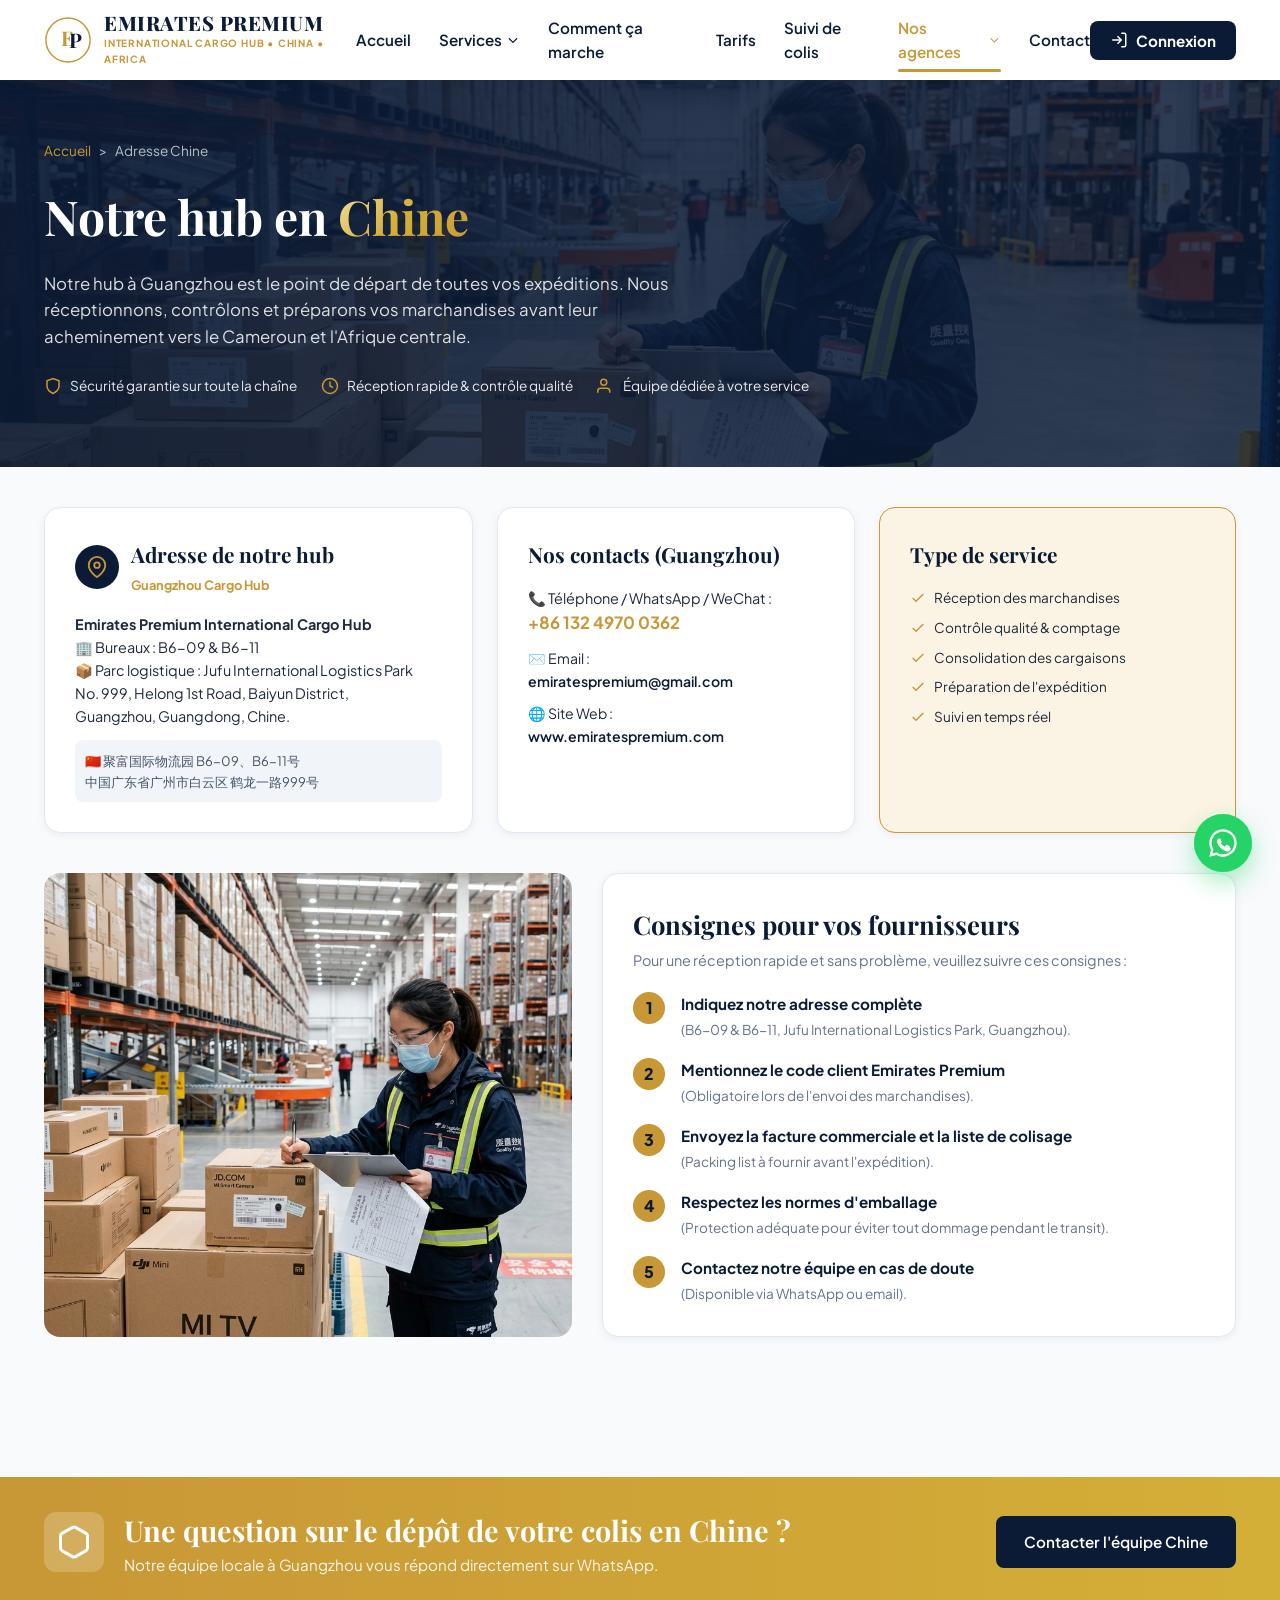
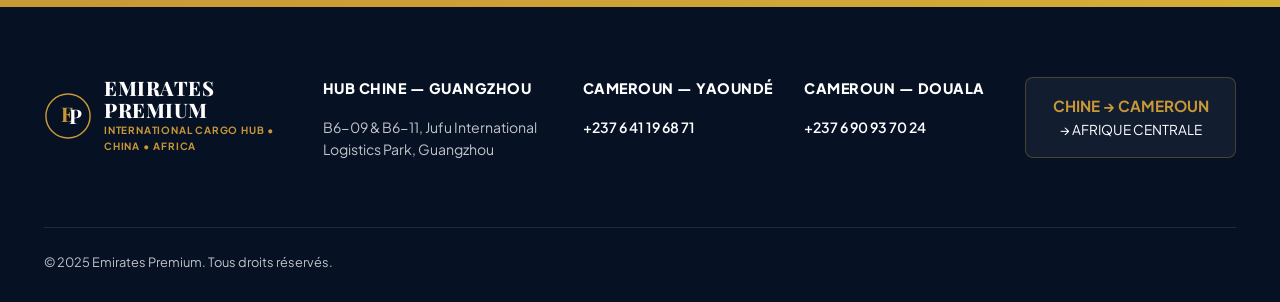
<file: adresse-chine.html>
<!DOCTYPE html>
<html lang="fr">
<head>
  <meta charset="UTF-8">
  <meta name="viewport" content="width=device-width, initial-scale=1.0">
  <title>Notre Hub en Chine - Guangzhou | Emirates Premium Cargo</title>
  <meta name="description" content="Adresse officielle et consignes fournisseurs pour l'expédition depuis notre hub cargo à Guangzhou, Chine vers le Cameroun et l'Afrique Centrale.">
  
  <link rel="preconnect" href="https://fonts.googleapis.com">
  <link rel="preconnect" href="https://fonts.gstatic.com" crossorigin>
  <link href="https://fonts.googleapis.com/css2?family=Playfair+Display:ital,wght@0,600;0,700;0,800;1,600&family=Plus+Jakarta+Sans:wght@400;500;600;700;800&display=swap" rel="stylesheet">
  <link rel="stylesheet" href="style.css">
</head>
<body>

  <!-- HEADER -->
  <header class="navbar-header" id="navbar">
    <div class="container nav-container">
      <a href="index.html" class="brand-logo">
        <div class="logo-monogram">
          <svg viewBox="0 0 100 100" class="ep-logo-svg">
            <circle cx="50" cy="50" r="46" fill="none" stroke="#C89736" stroke-width="3"/>
            <text x="35" y="62" font-family="'Playfair Display', serif" font-weight="700" font-size="42" fill="#C89736">E</text>
            <text x="52" y="66" font-family="'Playfair Display', serif" font-weight="700" font-size="42" fill="#0B1B36">P</text>
          </svg>
        </div>
        <div class="logo-text-group">
          <span class="brand-title">EMIRATES PREMIUM</span>
          <span class="brand-subtitle">INTERNATIONAL CARGO HUB • CHINA • AFRICA</span>
        </div>
      </a>

      <nav class="nav-menu" id="navMenu">
        <ul class="nav-list">
          <li class="nav-item"><a href="index.html" class="nav-link">Accueil</a></li>
          <li class="nav-item dropdown">
            <a href="services.html" class="nav-link">Services <svg class="dropdown-icon" viewBox="0 0 24 24" width="14" height="14"><path fill="none" stroke="currentColor" stroke-width="2" d="M19 9l-7 7-7-7"/></svg></a>
            <div class="dropdown-menu">
              <a href="services.html#fret-aerien">Fret aérien</a>
              <a href="services.html#fret-maritime">Fret maritime</a>
              <a href="services.html#sourcing">Sourcing Chine</a>
              <a href="services.html#automobile">Automobile Premium</a>
              <a href="services.html#trucks">Trucks & Equipment</a>
              <a href="services.html#emballage">Emballage sécurisé</a>
              <a href="services.html#porte-a-porte">Porte-à-porte</a>
              <a href="services.html#consulting">Money Exchange & Consulting</a>
            </div>
          </li>
          <li class="nav-item"><a href="comment-ca-marche.html" class="nav-link">Comment ça marche</a></li>
          <li class="nav-item"><a href="tarifs.html" class="nav-link">Tarifs</a></li>
          <li class="nav-item"><a href="suivi.html" class="nav-link">Suivi de colis</a></li>
          <li class="nav-item active dropdown">
            <a href="#" class="nav-link">Nos agences <svg class="dropdown-icon" viewBox="0 0 24 24" width="14" height="14"><path fill="none" stroke="currentColor" stroke-width="2" d="M19 9l-7 7-7-7"/></svg></a>
            <div class="dropdown-menu">
              <a href="adresse-chine.html">🇨🇳 Chine (Hub Guangzhou)</a>
              <a href="agences.html">🇨🇲 Cameroun (Yaoundé & Douala)</a>
            </div>
          </li>
          <li class="nav-item"><a href="#contact" class="nav-link">Contact</a></li>
        </ul>
      </nav>

      <div class="nav-actions">
        <button class="btn btn-navy btn-espace" id="btnConnexion" onclick="openAuthModal('login')">
          <svg viewBox="0 0 24 24" width="18" height="18" fill="none" stroke="currentColor" stroke-width="2"><path d="M15 3h4a2 2 0 0 1 2 2v14a2 2 0 0 1-2 2h-4"/><polyline points="10 17 15 12 10 7"/><line x1="15" y1="12" x2="3" y2="12"/></svg>
          <span>Connexion</span>
        </button>
        <button class="mobile-toggle" id="mobileToggle" aria-label="Toggle navigation">
          <span></span><span></span><span></span>
        </button>
      </div>
    </div>
  </header>

  <!-- PAGE HERO BANNER -->
  <section class="page-hero-banner banner-adresse-chine">
    <div class="container">
      <div class="breadcrumb">
        <a href="index.html">Accueil</a> <span class="sep">&gt;</span> <span>Adresse Chine</span>
      </div>
      <h1 class="page-title">Notre hub en <span class="text-gold-gradient">Chine</span></h1>
      <p class="page-subtitle">
        Notre hub à Guangzhou est le point de départ de toutes vos expéditions. Nous réceptionnons, contrôlons et préparons vos marchandises avant leur acheminement vers le Cameroun et l'Afrique centrale.
      </p>
      <div class="page-hero-pills">
        <div class="hero-pill-item">
          <svg viewBox="0 0 24 24" width="18" height="18" fill="none" stroke="currentColor" stroke-width="2"><path d="M12 22s8-4 8-10V5l-8-3-8 3v7c0 6 8 10 8 10z"/></svg>
          <span>Sécurité garantie sur toute la chaîne</span>
        </div>
        <div class="hero-pill-item">
          <svg viewBox="0 0 24 24" width="18" height="18" fill="none" stroke="currentColor" stroke-width="2"><circle cx="12" cy="12" r="10"/><path d="M12 6v6l4 2"/></svg>
          <span>Réception rapide & contrôle qualité</span>
        </div>
        <div class="hero-pill-item">
          <svg viewBox="0 0 24 24" width="18" height="18" fill="none" stroke="currentColor" stroke-width="2"><path d="M17 21v-2a4 4 0 0 0-4-4H5a4 4 0 0 0-4 4v2"/><circle cx="9" cy="7" r="4"/></svg>
          <span>Équipe dédiée à votre service</span>
        </div>
      </div>
    </div>
  </section>

  <!-- HUB ADDRESS & DETAILS -->
  <section class="services-section">
    <div class="container">
      
      <div class="pricing-grid" style="grid-template-columns: 1.2fr 1fr 1fr; gap: 24px;">
        
        <!-- Card 1: Adresse -->
        <div class="hub-card">
          <div style="display: flex; align-items: center; gap: 12px; margin-bottom: 16px;">
            <div style="width: 44px; height: 44px; border-radius: 50%; background: var(--color-navy); color: var(--color-gold); display: flex; align-items: center; justify-content: center;">
              <svg viewBox="0 0 24 24" width="22" height="22" fill="none" stroke="currentColor" stroke-width="2"><path d="M21 10c0 7-9 13-9 13s-9-6-9-13a9 9 0 0 1 18 0z"/><circle cx="12" cy="10" r="3"/></svg>
            </div>
            <div>
              <h3 style="font-family: var(--font-serif); font-size: 1.3rem; color: var(--color-navy);">Adresse de notre hub</h3>
              <span style="font-size: 0.8rem; color: var(--color-gold); font-weight: 700;">Guangzhou Cargo Hub</span>
            </div>
          </div>
          <p style="font-size: 0.9rem; line-height: 1.6; color: var(--color-gray-800); margin-bottom: 12px;">
            <strong>Emirates Premium International Cargo Hub</strong><br>
            🏢 Bureaux : B6-09 & B6-11<br>
            📦 Parc logistique : Jufu International Logistics Park<br>
            No. 999, Helong 1st Road, Baiyun District,<br>
            Guangzhou, Guangdong, Chine.
          </p>
          <div style="background: var(--color-gray-100); padding: 10px; border-radius: 8px; font-size: 0.82rem; color: #475569;">
            🇨🇳 聚富国际物流园 B6-09、B6-11号<br>
            中国广东省广州市白云区 鹤龙一路999号
          </div>
        </div>

        <!-- Card 2: Contacts -->
        <div class="hub-card">
          <h3 style="font-family: var(--font-serif); font-size: 1.3rem; color: var(--color-navy); margin-bottom: 16px;">Nos contacts (Guangzhou)</h3>
          <p style="margin-bottom: 10px; font-size: 0.9rem;">
            📞 Téléphone / WhatsApp / WeChat :<br>
            <strong style="color: var(--color-gold); font-size: 1.05rem;">+86 132 4970 0362</strong>
          </p>
          <p style="margin-bottom: 10px; font-size: 0.88rem;">
            ✉️ Email :<br>
            <a href="mailto:emiratespremium@gmail.com" style="color: var(--color-navy); font-weight: 600;">emiratespremium@gmail.com</a>
          </p>
          <p style="font-size: 0.88rem;">
            🌐 Site Web :<br>
            <a href="http://www.emiratespremium.com" target="_blank" style="color: var(--color-navy); font-weight: 600;">www.emiratespremium.com</a>
          </p>
        </div>

        <!-- Card 3: Type de service -->
        <div class="hub-card" style="background-color: var(--color-gold-light); border-color: var(--color-gold);">
          <h3 style="font-family: var(--font-serif); font-size: 1.3rem; color: var(--color-navy); margin-bottom: 16px;">Type de service</h3>
          <ul class="price-features">
            <li><svg viewBox="0 0 24 24" width="16" height="16" fill="none" stroke="#C89736" stroke-width="2"><polyline points="20 6 9 17 4 12"/></svg> Réception des marchandises</li>
            <li><svg viewBox="0 0 24 24" width="16" height="16" fill="none" stroke="#C89736" stroke-width="2"><polyline points="20 6 9 17 4 12"/></svg> Contrôle qualité & comptage</li>
            <li><svg viewBox="0 0 24 24" width="16" height="16" fill="none" stroke="#C89736" stroke-width="2"><polyline points="20 6 9 17 4 12"/></svg> Consolidation des cargaisons</li>
            <li><svg viewBox="0 0 24 24" width="16" height="16" fill="none" stroke="#C89736" stroke-width="2"><polyline points="20 6 9 17 4 12"/></svg> Préparation de l'expédition</li>
            <li><svg viewBox="0 0 24 24" width="16" height="16" fill="none" stroke="#C89736" stroke-width="2"><polyline points="20 6 9 17 4 12"/></svg> Suivi en temps réel</li>
          </ul>
        </div>

      </div>

      <!-- CONSIGNES FOURNISSEURS -->
      <div class="hub-grid" style="margin-top: 40px;">
        
        <div style="position: relative;">
          <img src="service_sourcing.jpg" alt="Hub Guangzhou photo" style="border-radius: 16px; width: 100%; height: 100%; object-fit: cover;">
        </div>

        <div class="hub-card">
          <h3 style="font-family: var(--font-serif); font-size: 1.6rem; color: var(--color-navy);">Consignes pour vos fournisseurs</h3>
          <p style="font-size: 0.9rem; color: var(--color-gray-500); margin-top: 4px;">Pour une réception rapide et sans problème, veuillez suivre ces consignes :</p>
          
          <div class="instructions-list">
            <div class="instruction-item">
              <div class="instruction-num">1</div>
              <div class="instruction-text">
                <strong>Indiquez notre adresse complète</strong>
                <span>(B6-09 & B6-11, Jufu International Logistics Park, Guangzhou).</span>
              </div>
            </div>

            <div class="instruction-item">
              <div class="instruction-num">2</div>
              <div class="instruction-text">
                <strong>Mentionnez le code client Emirates Premium</strong>
                <span>(Obligatoire lors de l'envoi des marchandises).</span>
              </div>
            </div>

            <div class="instruction-item">
              <div class="instruction-num">3</div>
              <div class="instruction-text">
                <strong>Envoyez la facture commerciale et la liste de colisage</strong>
                <span>(Packing list à fournir avant l'expédition).</span>
              </div>
            </div>

            <div class="instruction-item">
              <div class="instruction-num">4</div>
              <div class="instruction-text">
                <strong>Respectez les normes d'emballage</strong>
                <span>(Protection adéquate pour éviter tout dommage pendant le transit).</span>
              </div>
            </div>

            <div class="instruction-item">
              <div class="instruction-num">5</div>
              <div class="instruction-text">
                <strong>Contactez notre équipe en cas de doute</strong>
                <span>(Disponible via WhatsApp ou email).</span>
              </div>
            </div>
          </div>

        </div>

      </div>

    </div>
  </section>

  <!-- CTA BANNER -->
  <section class="cta-banner">
    <div class="container">
      <div class="cta-banner-inner">
        <div class="cta-left">
          <div class="cta-package-icon">
            <svg viewBox="0 0 24 24" width="36" height="36" fill="none" stroke="#FFFFFF" stroke-width="2"><path d="M21 16V8a2 2 0 0 0-1-1.73l-7-4a2 2 0 0 0-2 0l-7 4A2 2 0 0 0 3 8v8a2 2 0 0 0 1 1.73l7 4a2 2 0 0 0 2 0l7-4A2 2 0 0 0 21 16z"/></svg>
          </div>
          <div class="cta-text-group">
            <h3>Une question sur le dépôt de votre colis en Chine ?</h3>
            <p>Notre équipe locale à Guangzhou vous répond directement sur WhatsApp.</p>
          </div>
        </div>
        <div class="cta-right">
          <a href="https://wa.me/8613249700362" target="_blank" class="btn btn-navy btn-cta">Contacter l'équipe Chine</a>
        </div>
      </div>
    </div>
  </section>

  <!-- FOOTER -->
  <footer class="site-footer" id="contact">
    <div class="container">
      <div class="footer-grid">
        <div class="footer-col footer-brand-col">
          <a href="index.html" class="brand-logo footer-logo">
            <div class="logo-monogram">
              <svg viewBox="0 0 100 100" class="ep-logo-svg">
                <circle cx="50" cy="50" r="46" fill="none" stroke="#C89736" stroke-width="3"/>
                <text x="35" y="62" font-family="'Playfair Display', serif" font-weight="700" font-size="42" fill="#C89736">E</text>
                <text x="52" y="66" font-family="'Playfair Display', serif" font-weight="700" font-size="42" fill="#FFFFFF">P</text>
              </svg>
            </div>
            <div class="logo-text-group">
              <span class="brand-title light">EMIRATES PREMIUM</span>
              <span class="brand-subtitle light">INTERNATIONAL CARGO HUB • CHINA • AFRICA</span>
            </div>
          </a>
        </div>
        <div class="footer-col">
          <h4 class="footer-title">HUB CHINE — GUANGZHOU</h4>
          <p class="footer-address">B6-09 & B6-11, Jufu International Logistics Park, Guangzhou</p>
        </div>
        <div class="footer-col">
          <h4 class="footer-title">CAMEROUN — YAOUNDÉ</h4>
          <p class="footer-contact-item"><a href="tel:+237641196871" class="phone-link">+237 6 41 19 68 71</a></p>
        </div>
        <div class="footer-col">
          <h4 class="footer-title">CAMEROUN — DOUALA</h4>
          <p class="footer-contact-item"><a href="tel:+237690937024" class="phone-link">+237 6 90 93 70 24</a></p>
        </div>
        <div class="footer-col footer-route-col">
          <div class="footer-route-pill">
            <strong>CHINE → CAMEROUN</strong><br><span class="sub">→ AFRIQUE CENTRALE</span>
          </div>
        </div>
      </div>
      <div class="footer-bottom">
        <div class="copyright">© 2025 Emirates Premium. Tous droits réservés.</div>
      </div>
    </div>
  </footer>

  <!-- FLOATING WHATSAPP -->
  <div class="floating-whatsapp-wrap">
    <a href="https://wa.me/8613249700362" target="_blank" class="btn-whatsapp-circle" aria-label="WhatsApp">
      <svg viewBox="0 0 100 100" width="38" height="38"><path d="M50 14C30.1 14 14 30.1 14 50c0 6.3 1.6 12.3 4.7 17.6L14 86l18.9-4.6C38 84.3 43.9 86 50 86c19.9 0 36-16.1 36-36S69.9 14 50 14zm0 65.7c-5.4 0-10.7-1.4-15.3-4.1l-1.1-.6-11.4 2.8 3-11.1-.7-1.1C21.6 60.9 20 55.6 20 50c0-16.5 13.5-30 30-30s30 13.5 30 30-13.5 29.7-30 29.7zm16.5-22.3c-.9-.4-5.3-2.6-6.1-2.9-.8-.3-1.4-.4-2 .4-.6.9-2.3 2.9-2.8 3.5-.5.6-1 .7-1.9.2-3.9-1.9-6.5-3.4-9.1-7.9-.7-1.2.7-1.1 1.9-3.5.2-.4.1-.8-.1-1.2-.2-.4-2-4.8-2.7-6.6-.7-1.7-1.4-1.5-2-1.5h-1.7c-.6 0-1.6.2-2.4 1.1-.8.9-3.2 3.1-3.2 7.6s3.3 8.8 3.7 9.4c.5.6 6.4 9.8 15.6 13.8 6.9 3 8.3 2.4 9.8 2.3 1.5-.1 5.3-2.2 6.1-4.3.7-2.1.7-3.9.5-4.3-.3-.4-.9-.6-1.8-1.1z" fill="#FFFFFF"/></svg>
    </a>
  </div>

  <script src="script.js"></script>
</body>
</html>
</file>
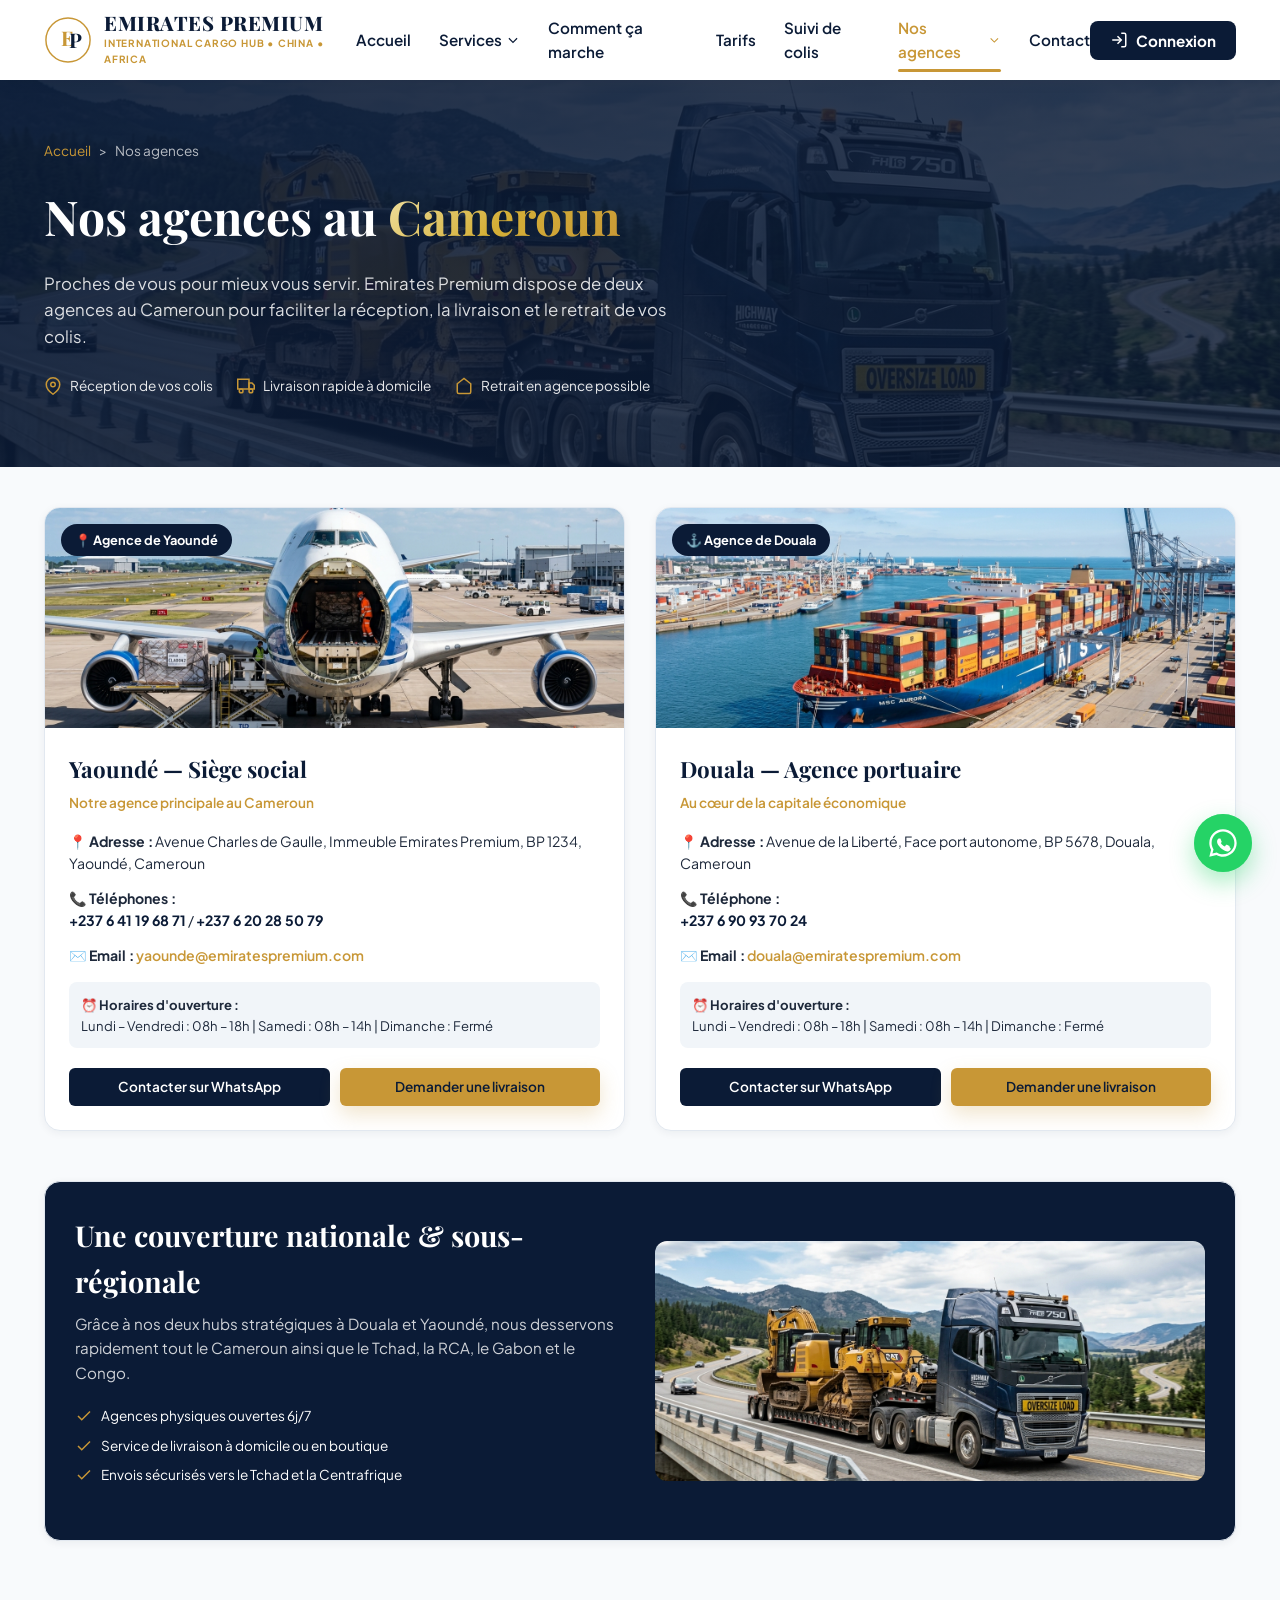
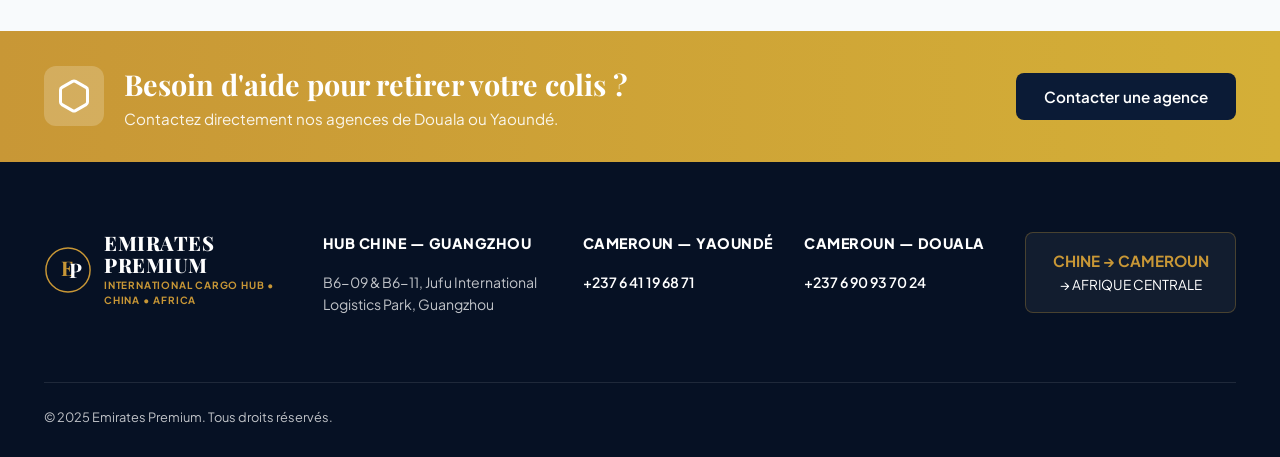
<file: agences.html>
<!DOCTYPE html>
<html lang="fr">
<head>
  <meta charset="UTF-8">
  <meta name="viewport" content="width=device-width, initial-scale=1.0">
  <title>Nos Agences au Cameroun - Yaoundé & Douala | Emirates Premium Cargo</title>
  <meta name="description" content="Découvrez nos agences physiques à Yaoundé et Douala. Proches de vous pour la réception, la livraison et le retrait de vos colis venus de Chine.">
  
  <link rel="preconnect" href="https://fonts.googleapis.com">
  <link rel="preconnect" href="https://fonts.gstatic.com" crossorigin>
  <link href="https://fonts.googleapis.com/css2?family=Playfair+Display:ital,wght@0,600;0,700;0,800;1,600&family=Plus+Jakarta+Sans:wght@400;500;600;700;800&display=swap" rel="stylesheet">
  <link rel="stylesheet" href="style.css">
</head>
<body>

  <!-- HEADER -->
  <header class="navbar-header" id="navbar">
    <div class="container nav-container">
      <a href="index.html" class="brand-logo">
        <div class="logo-monogram">
          <svg viewBox="0 0 100 100" class="ep-logo-svg">
            <circle cx="50" cy="50" r="46" fill="none" stroke="#C89736" stroke-width="3"/>
            <text x="35" y="62" font-family="'Playfair Display', serif" font-weight="700" font-size="42" fill="#C89736">E</text>
            <text x="52" y="66" font-family="'Playfair Display', serif" font-weight="700" font-size="42" fill="#0B1B36">P</text>
          </svg>
        </div>
        <div class="logo-text-group">
          <span class="brand-title">EMIRATES PREMIUM</span>
          <span class="brand-subtitle">INTERNATIONAL CARGO HUB • CHINA • AFRICA</span>
        </div>
      </a>

      <nav class="nav-menu" id="navMenu">
        <ul class="nav-list">
          <li class="nav-item"><a href="index.html" class="nav-link">Accueil</a></li>
          <li class="nav-item dropdown">
            <a href="services.html" class="nav-link">Services <svg class="dropdown-icon" viewBox="0 0 24 24" width="14" height="14"><path fill="none" stroke="currentColor" stroke-width="2" d="M19 9l-7 7-7-7"/></svg></a>
            <div class="dropdown-menu">
              <a href="services.html#fret-aerien">Fret aérien</a>
              <a href="services.html#fret-maritime">Fret maritime</a>
              <a href="services.html#sourcing">Sourcing Chine</a>
              <a href="services.html#automobile">Automobile Premium</a>
              <a href="services.html#trucks">Trucks & Equipment</a>
              <a href="services.html#emballage">Emballage sécurisé</a>
              <a href="services.html#porte-a-porte">Porte-à-porte</a>
              <a href="services.html#consulting">Money Exchange & Consulting</a>
            </div>
          </li>
          <li class="nav-item"><a href="comment-ca-marche.html" class="nav-link">Comment ça marche</a></li>
          <li class="nav-item"><a href="tarifs.html" class="nav-link">Tarifs</a></li>
          <li class="nav-item"><a href="suivi.html" class="nav-link">Suivi de colis</a></li>
          <li class="nav-item active dropdown">
            <a href="#" class="nav-link">Nos agences <svg class="dropdown-icon" viewBox="0 0 24 24" width="14" height="14"><path fill="none" stroke="currentColor" stroke-width="2" d="M19 9l-7 7-7-7"/></svg></a>
            <div class="dropdown-menu">
              <a href="adresse-chine.html">🇨🇳 Chine (Hub Guangzhou)</a>
              <a href="agences.html">🇨🇲 Cameroun (Yaoundé & Douala)</a>
            </div>
          </li>
          <li class="nav-item"><a href="#contact" class="nav-link">Contact</a></li>
        </ul>
      </nav>

      <div class="nav-actions">
        <button class="btn btn-navy btn-espace" id="btnConnexion" onclick="openAuthModal('login')">
          <svg viewBox="0 0 24 24" width="18" height="18" fill="none" stroke="currentColor" stroke-width="2"><path d="M15 3h4a2 2 0 0 1 2 2v14a2 2 0 0 1-2 2h-4"/><polyline points="10 17 15 12 10 7"/><line x1="15" y1="12" x2="3" y2="12"/></svg>
          <span>Connexion</span>
        </button>
        <button class="mobile-toggle" id="mobileToggle" aria-label="Toggle navigation">
          <span></span><span></span><span></span>
        </button>
      </div>
    </div>
  </header>

  <!-- PAGE HERO BANNER -->
  <section class="page-hero-banner banner-agences">
    <div class="container">
      <div class="breadcrumb">
        <a href="index.html">Accueil</a> <span class="sep">&gt;</span> <span>Nos agences</span>
      </div>
      <h1 class="page-title">Nos agences au <span class="text-gold-gradient">Cameroun</span></h1>
      <p class="page-subtitle">
        Proches de vous pour mieux vous servir. Emirates Premium dispose de deux agences au Cameroun pour faciliter la réception, la livraison et le retrait de vos colis.
      </p>
      <div class="page-hero-pills">
        <div class="hero-pill-item">
          <svg viewBox="0 0 24 24" width="18" height="18" fill="none" stroke="currentColor" stroke-width="2"><path d="M21 10c0 7-9 13-9 13s-9-6-9-13a9 9 0 0 1 18 0z"/><circle cx="12" cy="10" r="3"/></svg>
          <span>Réception de vos colis</span>
        </div>
        <div class="hero-pill-item">
          <svg viewBox="0 0 24 24" width="18" height="18" fill="none" stroke="currentColor" stroke-width="2"><rect x="1" y="3" width="15" height="13"/><polygon points="16 8 20 8 23 11 23 16 16 16 16 8"/><circle cx="5.5" cy="18.5" r="2.5"/><circle cx="18.5" cy="18.5" r="2.5"/></svg>
          <span>Livraison rapide à domicile</span>
        </div>
        <div class="hero-pill-item">
          <svg viewBox="0 0 24 24" width="18" height="18" fill="none" stroke="currentColor" stroke-width="2"><path d="M3 9l9-7 9 7v11a2 2 0 0 1-2 2H5a2 2 0 0 1-2-2z"/></svg>
          <span>Retrait en agence possible</span>
        </div>
      </div>
    </div>
  </section>

  <!-- AGENCIES SECTION -->
  <section class="services-section">
    <div class="container">
      
      <div class="agencies-grid">
        
        <!-- Agence 1: Yaoundé -->
        <div class="agency-card">
          <div class="agency-media">
            <img src="service_air.jpg" alt="Agence de Yaoundé">
            <span class="agency-tag">📍 Agence de Yaoundé</span>
          </div>
          <div class="agency-body">
            <h3 class="agency-title">Yaoundé — Siège social</h3>
            <p class="agency-subtitle">Notre agence principale au Cameroun</p>
            
            <p style="font-size: 0.88rem; margin-bottom: 12px; color: var(--color-gray-800);">
              📍 <strong>Adresse :</strong> Avenue Charles de Gaulle, Immeuble Emirates Premium, BP 1234, Yaoundé, Cameroun
            </p>
            <p style="font-size: 0.88rem; margin-bottom: 12px;">
              📞 <strong>Téléphones :</strong><br>
              <a href="tel:+237641196871" style="color: var(--color-navy); font-weight: 700;">+237 6 41 19 68 71</a> / <a href="tel:+237620285079" style="color: var(--color-navy); font-weight: 700;">+237 6 20 28 50 79</a>
            </p>
            <p style="font-size: 0.88rem; margin-bottom: 16px;">
              ✉️ <strong>Email :</strong> <a href="mailto:yaounde@emiratespremium.com" style="color: var(--color-gold); font-weight: 600;">yaounde@emiratespremium.com</a>
            </p>

            <div style="background-color: var(--color-gray-100); padding: 12px; border-radius: 8px; font-size: 0.82rem; margin-bottom: 20px;">
              ⏰ <strong>Horaires d'ouverture :</strong><br>
              Lundi – Vendredi : 08h – 18h | Samedi : 08h – 14h | Dimanche : Fermé
            </div>

            <div style="display: flex; gap: 10px;">
              <a href="https://wa.me/237641196871" target="_blank" class="btn btn-navy btn-sm" style="flex:1;">Contacter sur WhatsApp</a>
              <button class="btn btn-gold btn-sm" style="flex:1;" onclick="openDevisModal()">Demander une livraison</button>
            </div>
          </div>
        </div>

        <!-- Agence 2: Douala -->
        <div class="agency-card">
          <div class="agency-media">
            <img src="service_sea.jpg" alt="Agence de Douala">
            <span class="agency-tag">⚓ Agence de Douala</span>
          </div>
          <div class="agency-body">
            <h3 class="agency-title">Douala — Agence portuaire</h3>
            <p class="agency-subtitle">Au cœur de la capitale économique</p>
            
            <p style="font-size: 0.88rem; margin-bottom: 12px; color: var(--color-gray-800);">
              📍 <strong>Adresse :</strong> Avenue de la Liberté, Face port autonome, BP 5678, Douala, Cameroun
            </p>
            <p style="font-size: 0.88rem; margin-bottom: 12px;">
              📞 <strong>Téléphone :</strong><br>
              <a href="tel:+237690937024" style="color: var(--color-navy); font-weight: 700;">+237 6 90 93 70 24</a>
            </p>
            <p style="font-size: 0.88rem; margin-bottom: 16px;">
              ✉️ <strong>Email :</strong> <a href="mailto:douala@emiratespremium.com" style="color: var(--color-gold); font-weight: 600;">douala@emiratespremium.com</a>
            </p>

            <div style="background-color: var(--color-gray-100); padding: 12px; border-radius: 8px; font-size: 0.82rem; margin-bottom: 20px;">
              ⏰ <strong>Horaires d'ouverture :</strong><br>
              Lundi – Vendredi : 08h – 18h | Samedi : 08h – 14h | Dimanche : Fermé
            </div>

            <div style="display: flex; gap: 10px;">
              <a href="https://wa.me/237690937024" target="_blank" class="btn btn-navy btn-sm" style="flex:1;">Contacter sur WhatsApp</a>
              <button class="btn btn-gold btn-sm" style="flex:1;" onclick="openDevisModal()">Demander une livraison</button>
            </div>
          </div>
        </div>

      </div>

      <!-- COUVERTURE NATIONALE & AFRIQUE CENTRALE -->
      <div class="hub-card" style="background-color: var(--color-navy); color: var(--color-white); margin-top: 40px;">
        <div style="display: grid; grid-template-columns: 1fr 1fr; gap: 30px; align-items: center;">
          <div>
            <h3 style="font-family: var(--font-serif); font-size: 1.8rem; color: var(--color-white); margin-bottom: 8px;">Une couverture nationale & sous-régionale</h3>
            <p style="color: rgba(255,255,255,0.8); font-size: 0.95rem; margin-bottom: 20px;">
              Grâce à nos deux hubs stratégiques à Douala et Yaoundé, nous desservons rapidement tout le Cameroun ainsi que le Tchad, la RCA, le Gabon et le Congo.
            </p>
            <ul class="price-features" style="color: #FFF;">
              <li style="color:#FFF;"><svg viewBox="0 0 24 24" width="18" height="18" fill="none" stroke="#C89736" stroke-width="2"><polyline points="20 6 9 17 4 12"/></svg> Agences physiques ouvertes 6j/7</li>
              <li style="color:#FFF;"><svg viewBox="0 0 24 24" width="18" height="18" fill="none" stroke="#C89736" stroke-width="2"><polyline points="20 6 9 17 4 12"/></svg> Service de livraison à domicile ou en boutique</li>
              <li style="color:#FFF;"><svg viewBox="0 0 24 24" width="18" height="18" fill="none" stroke="#C89736" stroke-width="2"><polyline points="20 6 9 17 4 12"/></svg> Envois sécurisés vers le Tchad et la Centrafrique</li>
            </ul>
          </div>
          <div style="text-align: center;">
            <img src="service_trucks.jpg" alt="Transport régional" style="border-radius: 12px; max-height: 240px; width: 100%; object-fit: cover;">
          </div>
        </div>
      </div>

    </div>
  </section>

  <!-- CTA BANNER -->
  <section class="cta-banner">
    <div class="container">
      <div class="cta-banner-inner">
        <div class="cta-left">
          <div class="cta-package-icon">
            <svg viewBox="0 0 24 24" width="36" height="36" fill="none" stroke="#FFFFFF" stroke-width="2"><path d="M21 16V8a2 2 0 0 0-1-1.73l-7-4a2 2 0 0 0-2 0l-7 4A2 2 0 0 0 3 8v8a2 2 0 0 0 1 1.73l7 4a2 2 0 0 0 2 0l7-4A2 2 0 0 0 21 16z"/></svg>
          </div>
          <div class="cta-text-group">
            <h3>Besoin d'aide pour retirer votre colis ?</h3>
            <p>Contactez directement nos agences de Douala ou Yaoundé.</p>
          </div>
        </div>
        <div class="cta-right">
          <button class="btn btn-navy btn-cta" onclick="openDevisModal()">Contacter une agence</button>
        </div>
      </div>
    </div>
  </section>

  <!-- FOOTER -->
  <footer class="site-footer" id="contact">
    <div class="container">
      <div class="footer-grid">
        <div class="footer-col footer-brand-col">
          <a href="index.html" class="brand-logo footer-logo">
            <div class="logo-monogram">
              <svg viewBox="0 0 100 100" class="ep-logo-svg">
                <circle cx="50" cy="50" r="46" fill="none" stroke="#C89736" stroke-width="3"/>
                <text x="35" y="62" font-family="'Playfair Display', serif" font-weight="700" font-size="42" fill="#C89736">E</text>
                <text x="52" y="66" font-family="'Playfair Display', serif" font-weight="700" font-size="42" fill="#FFFFFF">P</text>
              </svg>
            </div>
            <div class="logo-text-group">
              <span class="brand-title light">EMIRATES PREMIUM</span>
              <span class="brand-subtitle light">INTERNATIONAL CARGO HUB • CHINA • AFRICA</span>
            </div>
          </a>
        </div>
        <div class="footer-col">
          <h4 class="footer-title">HUB CHINE — GUANGZHOU</h4>
          <p class="footer-address">B6-09 & B6-11, Jufu International Logistics Park, Guangzhou</p>
        </div>
        <div class="footer-col">
          <h4 class="footer-title">CAMEROUN — YAOUNDÉ</h4>
          <p class="footer-contact-item"><a href="tel:+237641196871" class="phone-link">+237 6 41 19 68 71</a></p>
        </div>
        <div class="footer-col">
          <h4 class="footer-title">CAMEROUN — DOUALA</h4>
          <p class="footer-contact-item"><a href="tel:+237690937024" class="phone-link">+237 6 90 93 70 24</a></p>
        </div>
        <div class="footer-col footer-route-col">
          <div class="footer-route-pill">
            <strong>CHINE → CAMEROUN</strong><br><span class="sub">→ AFRIQUE CENTRALE</span>
          </div>
        </div>
      </div>
      <div class="footer-bottom">
        <div class="copyright">© 2025 Emirates Premium. Tous droits réservés.</div>
      </div>
    </div>
  </footer>

  <!-- FLOATING WHATSAPP -->
  <div class="floating-whatsapp-wrap">
    <a href="https://wa.me/8613249700362" target="_blank" class="btn-whatsapp-circle" aria-label="WhatsApp">
      <svg viewBox="0 0 100 100" width="38" height="38"><path d="M50 14C30.1 14 14 30.1 14 50c0 6.3 1.6 12.3 4.7 17.6L14 86l18.9-4.6C38 84.3 43.9 86 50 86c19.9 0 36-16.1 36-36S69.9 14 50 14zm0 65.7c-5.4 0-10.7-1.4-15.3-4.1l-1.1-.6-11.4 2.8 3-11.1-.7-1.1C21.6 60.9 20 55.6 20 50c0-16.5 13.5-30 30-30s30 13.5 30 30-13.5 29.7-30 29.7zm16.5-22.3c-.9-.4-5.3-2.6-6.1-2.9-.8-.3-1.4-.4-2 .4-.6.9-2.3 2.9-2.8 3.5-.5.6-1 .7-1.9.2-3.9-1.9-6.5-3.4-9.1-7.9-.7-1.2.7-1.1 1.9-3.5.2-.4.1-.8-.1-1.2-.2-.4-2-4.8-2.7-6.6-.7-1.7-1.4-1.5-2-1.5h-1.7c-.6 0-1.6.2-2.4 1.1-.8.9-3.2 3.1-3.2 7.6s3.3 8.8 3.7 9.4c.5.6 6.4 9.8 15.6 13.8 6.9 3 8.3 2.4 9.8 2.3 1.5-.1 5.3-2.2 6.1-4.3.7-2.1.7-3.9.5-4.3-.3-.4-.9-.6-1.8-1.1z" fill="#FFFFFF"/></svg>
    </a>
  </div>

  <script src="script.js"></script>
</body>
</html>
</file>
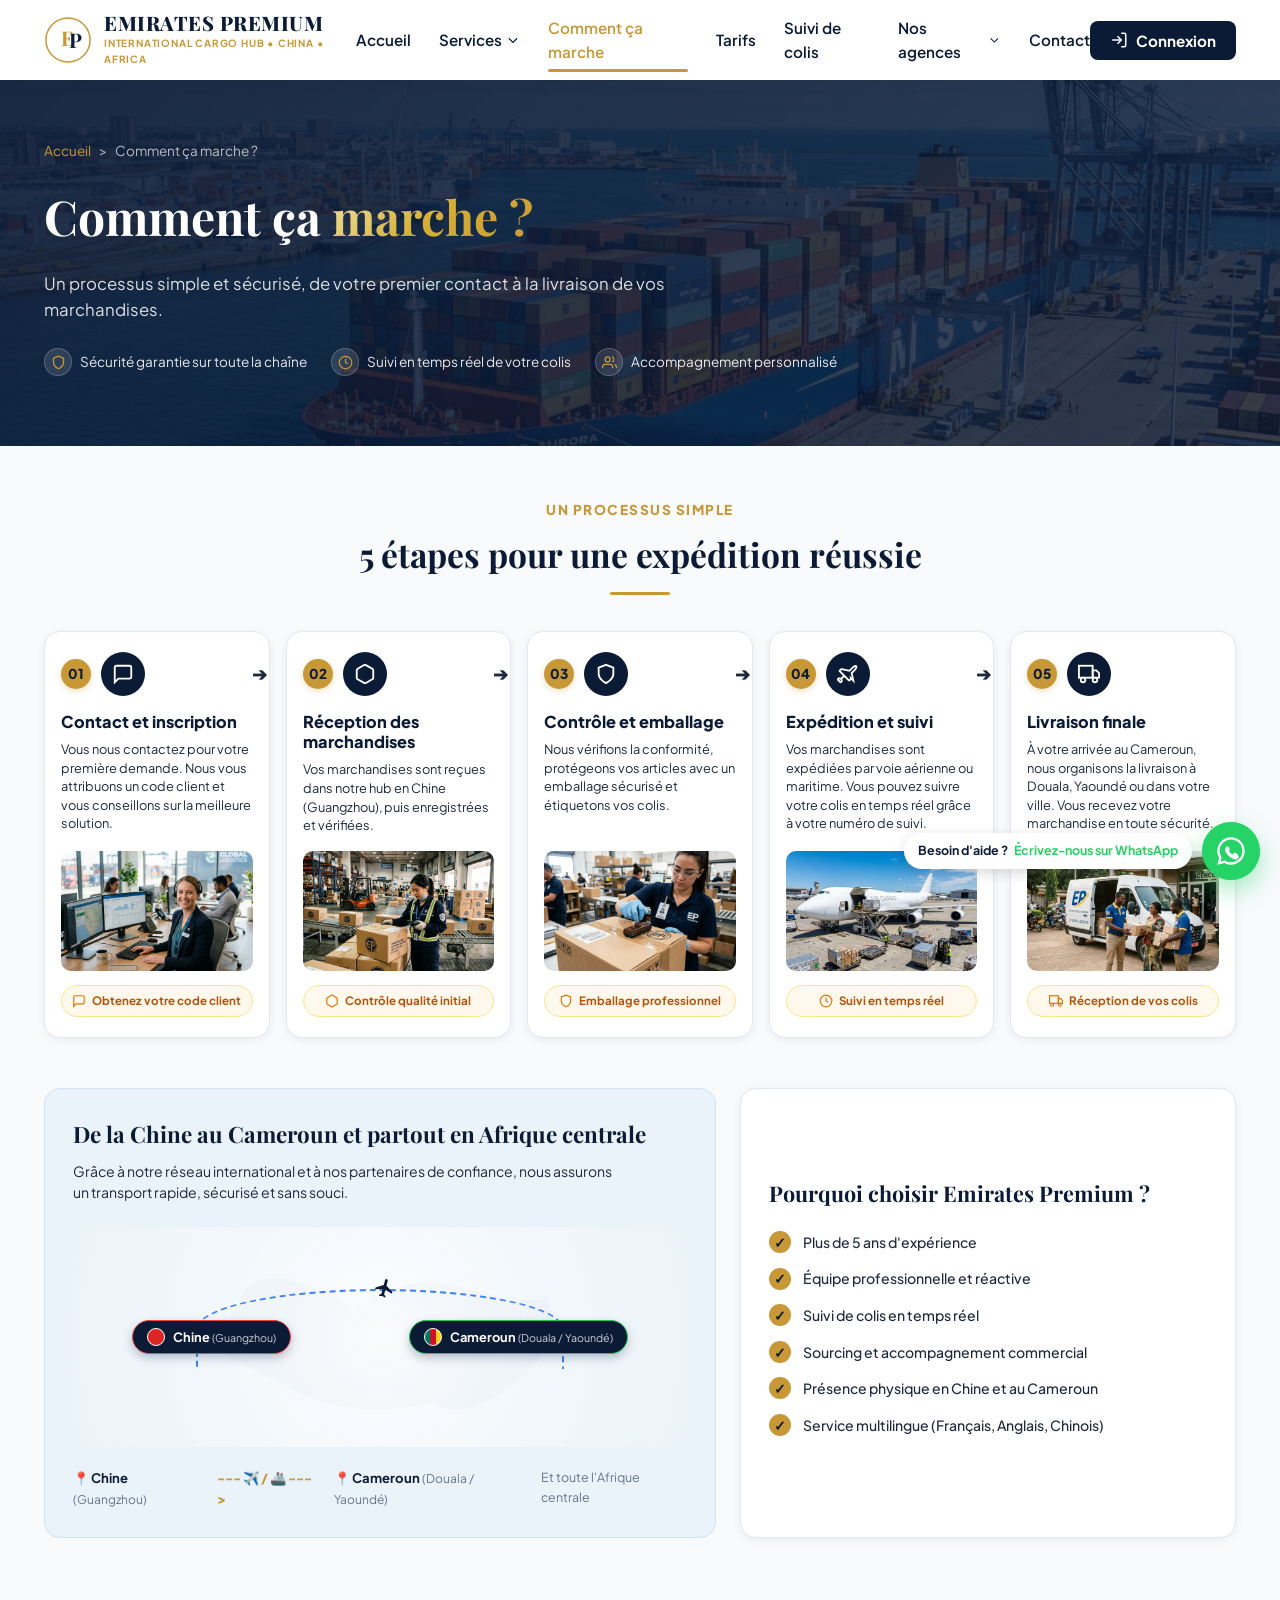
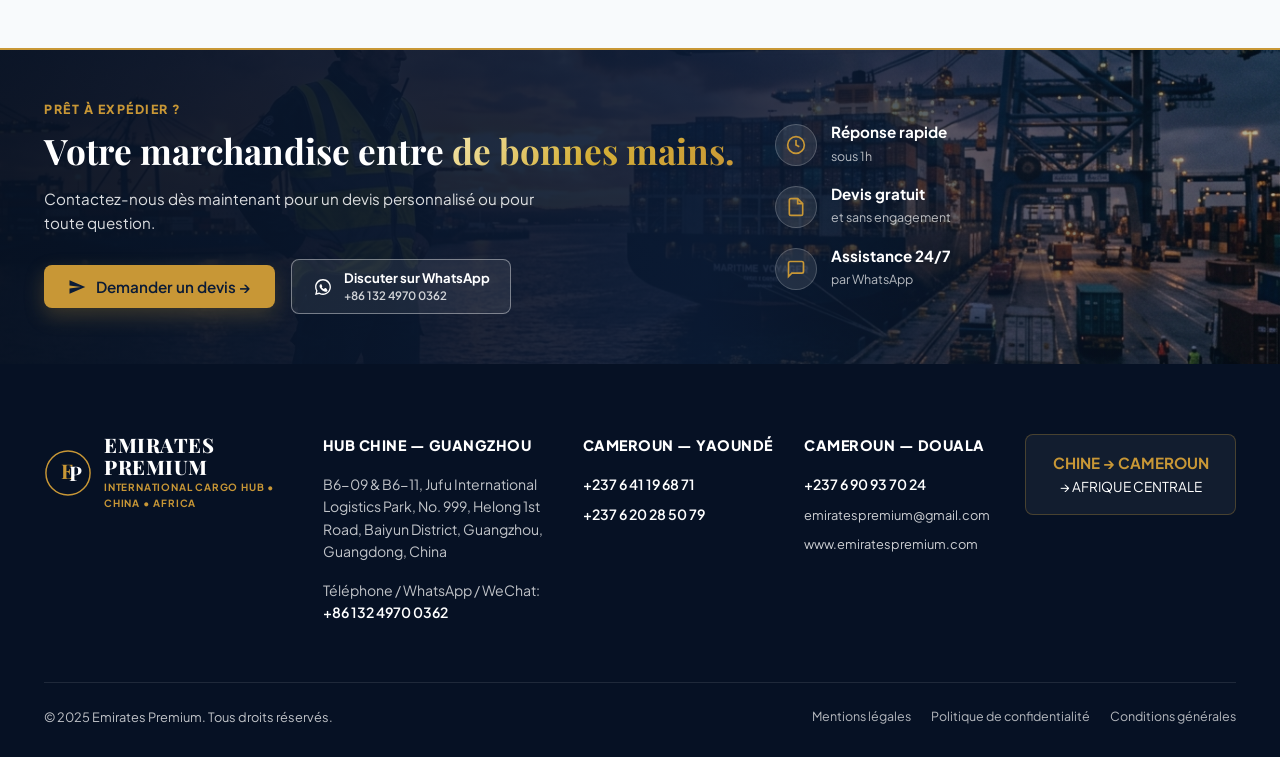
<file: comment-ca-marche.html>
<!DOCTYPE html>
<html lang="fr">
<head>
  <meta charset="UTF-8">
  <meta name="viewport" content="width=device-width, initial-scale=1.0">
  <title>Comment ça marche ? - 5 étapes pour votre expédition | Emirates Premium</title>
  <meta name="description" content="Un processus simple et sécurisé en 5 étapes pour expédier vos marchandises de la Chine vers le Cameroun et l'Afrique centrale.">
  
  <link rel="preconnect" href="https://fonts.googleapis.com">
  <link rel="preconnect" href="https://fonts.gstatic.com" crossorigin>
  <link href="https://fonts.googleapis.com/css2?family=Playfair+Display:ital,wght@0,600;0,700;0,800;1,600&family=Plus+Jakarta+Sans:wght@400;500;600;700;800&display=swap" rel="stylesheet">
  <link rel="stylesheet" href="style.css">
</head>
<body>

  <!-- HEADER -->
  <header class="navbar-header" id="navbar">
    <div class="container nav-container">
      <a href="index.html" class="brand-logo">
        <div class="logo-monogram">
          <svg viewBox="0 0 100 100" class="ep-logo-svg">
            <circle cx="50" cy="50" r="46" fill="none" stroke="#C89736" stroke-width="3"/>
            <text x="35" y="62" font-family="'Playfair Display', serif" font-weight="700" font-size="42" fill="#C89736">E</text>
            <text x="52" y="66" font-family="'Playfair Display', serif" font-weight="700" font-size="42" fill="#0B1B36">P</text>
          </svg>
        </div>
        <div class="logo-text-group">
          <span class="brand-title">EMIRATES PREMIUM</span>
          <span class="brand-subtitle">INTERNATIONAL CARGO HUB • CHINA • AFRICA</span>
        </div>
      </a>

      <nav class="nav-menu" id="navMenu">
        <ul class="nav-list">
          <li class="nav-item"><a href="index.html" class="nav-link">Accueil</a></li>
          <li class="nav-item dropdown">
            <a href="services.html" class="nav-link">Services <svg class="dropdown-icon" viewBox="0 0 24 24" width="14" height="14"><path fill="none" stroke="currentColor" stroke-width="2" d="M19 9l-7 7-7-7"/></svg></a>
            <div class="dropdown-menu">
              <a href="services.html#fret-aerien">Fret aérien</a>
              <a href="services.html#fret-maritime">Fret maritime</a>
              <a href="services.html#sourcing">Sourcing Chine</a>
              <a href="services.html#automobile">Automobile Premium</a>
              <a href="services.html#trucks">Trucks & Equipment</a>
              <a href="services.html#emballage">Emballage sécurisé</a>
              <a href="services.html#porte-a-porte">Porte-à-porte</a>
              <a href="services.html#consulting">Money Exchange & Consulting</a>
            </div>
          </li>
          <li class="nav-item active"><a href="comment-ca-marche.html" class="nav-link">Comment ça marche</a></li>
          <li class="nav-item"><a href="tarifs.html" class="nav-link">Tarifs</a></li>
          <li class="nav-item"><a href="suivi.html" class="nav-link">Suivi de colis</a></li>
          <li class="nav-item dropdown">
            <a href="#" class="nav-link">Nos agences <svg class="dropdown-icon" viewBox="0 0 24 24" width="14" height="14"><path fill="none" stroke="currentColor" stroke-width="2" d="M19 9l-7 7-7-7"/></svg></a>
            <div class="dropdown-menu">
              <a href="adresse-chine.html">🇨🇳 Chine (Hub Guangzhou)</a>
              <a href="agences.html">🇨🇲 Cameroun (Yaoundé & Douala)</a>
            </div>
          </li>
          <li class="nav-item"><a href="#contact" class="nav-link">Contact</a></li>
        </ul>
      </nav>

      <div class="nav-actions">
        <button class="btn btn-navy btn-espace" id="btnConnexion" onclick="openAuthModal('login')">
          <svg viewBox="0 0 24 24" width="18" height="18" fill="none" stroke="currentColor" stroke-width="2"><path d="M15 3h4a2 2 0 0 1 2 2v14a2 2 0 0 1-2 2h-4"/><polyline points="10 17 15 12 10 7"/><line x1="15" y1="12" x2="3" y2="12"/></svg>
          <span>Connexion</span>
        </button>
        <button class="mobile-toggle" id="mobileToggle" aria-label="Toggle navigation">
          <span></span><span></span><span></span>
        </button>
      </div>
    </div>
  </header>

  <!-- PAGE HERO BANNER -->
  <section class="page-hero-banner banner-comment-ca-marche">
    <div class="container">
      <div class="breadcrumb">
        <a href="index.html">Accueil</a> <span class="sep">&gt;</span> <span>Comment ça marche ?</span>
      </div>
      <h1 class="page-title">Comment ça <span class="text-gold-gradient">marche ?</span></h1>
      <p class="page-subtitle">
        Un processus simple et sécurisé, de votre premier contact à la livraison de vos marchandises.
      </p>

      <div class="page-hero-pills">
        <div class="hero-pill-item">
          <span class="feature-icon-circle" style="width:28px; height:28px;">
            <svg viewBox="0 0 24 24" width="15" height="15" fill="none" stroke="currentColor" stroke-width="2"><path d="M12 22s8-4 8-10V5l-8-3-8 3v7c0 6 8 10 8 10z"/></svg>
          </span>
          <span>Sécurité garantie sur toute la chaîne</span>
        </div>
        <div class="hero-pill-item">
          <span class="feature-icon-circle" style="width:28px; height:28px;">
            <svg viewBox="0 0 24 24" width="15" height="15" fill="none" stroke="currentColor" stroke-width="2"><circle cx="12" cy="12" r="10"/><polyline points="12 6 12 12 16 14"/></svg>
          </span>
          <span>Suivi en temps réel de votre colis</span>
        </div>
        <div class="hero-pill-item">
          <span class="feature-icon-circle" style="width:28px; height:28px;">
            <svg viewBox="0 0 24 24" width="15" height="15" fill="none" stroke="currentColor" stroke-width="2"><path d="M17 21v-2a4 4 0 0 0-4-4H5a4 4 0 0 0-4 4v2"/><circle cx="9" cy="7" r="4"/><path d="M23 21v-2a4 4 0 0 0-3-3.87"/><path d="M16 3.13a4 4 0 0 1 0 7.75"/></svg>
          </span>
          <span>Accompagnement personnalisé</span>
        </div>
      </div>
    </div>
  </section>

  <!-- 5 ÉTAPES SECTION -->
  <section class="services-section" style="padding: 50px 0;">
    <div class="container">
      
      <div class="section-title-wrap" style="text-align: center; margin-bottom: 24px;">
        <span style="color: var(--color-gold); font-weight: 800; font-size: 0.85rem; letter-spacing: 1.5px; text-transform: uppercase;">UN PROCESSUS SIMPLE</span>
        <h2 class="section-title" style="margin-top: 6px; font-size: 2.1rem; color: var(--color-navy);">5 étapes pour une expédition réussie</h2>
        <div class="title-underline" style="margin: 10px auto 0;"></div>
      </div>

      <!-- 5-COLUMN PROCESS STEPS GRID -->
      <div class="steps-5col-grid">
        
        <!-- Étape 01 -->
        <div class="step-col-card">
          <div>
            <div class="step-card-header">
              <div class="step-number-circle">01</div>
              <div class="step-icon-navy-circle">
                <svg viewBox="0 0 24 24" width="22" height="22" fill="none" stroke="currentColor" stroke-width="2"><path d="M21 15a2 2 0 0 1-2 2H7l-4 4V5a2 2 0 0 1 2-2h14a2 2 0 0 1 2 2z"/></svg>
              </div>
              <div class="step-arrow-connector">➔</div>
            </div>
            <h4>Contact et inscription</h4>
            <p>Vous nous contactez pour votre première demande. Nous vous attribuons un code client et vous conseillons sur la meilleure solution.</p>
          </div>
          <div>
            <div class="step-card-img-wrap">
              <img src="step1_contact.jpg" alt="Contact et inscription">
            </div>
            <div class="step-badge-pill">
              <svg viewBox="0 0 24 24" width="14" height="14" fill="none" stroke="currentColor" stroke-width="2"><path d="M21 15a2 2 0 0 1-2 2H7l-4 4V5a2 2 0 0 1 2-2h14a2 2 0 0 1 2 2z"/></svg>
              <span>Obtenez votre code client</span>
            </div>
          </div>
        </div>

        <!-- Étape 02 -->
        <div class="step-col-card">
          <div>
            <div class="step-card-header">
              <div class="step-number-circle">02</div>
              <div class="step-icon-navy-circle">
                <svg viewBox="0 0 24 24" width="22" height="22" fill="none" stroke="currentColor" stroke-width="2"><path d="M21 16V8a2 2 0 0 0-1-1.73l-7-4a2 2 0 0 0-2 0l-7 4A2 2 0 0 0 3 8v8a2 2 0 0 0 1 1.73l7 4a2 2 0 0 0 2 0l7-4A2 2 0 0 0 21 16z"/></svg>
              </div>
              <div class="step-arrow-connector">➔</div>
            </div>
            <h4>Réception des marchandises</h4>
            <p>Vos marchandises sont reçues dans notre hub en Chine (Guangzhou), puis enregistrées et vérifiées.</p>
          </div>
          <div>
            <div class="step-card-img-wrap">
              <img src="step2_reception.jpg" alt="Réception des marchandises">
            </div>
            <div class="step-badge-pill">
              <svg viewBox="0 0 24 24" width="14" height="14" fill="none" stroke="currentColor" stroke-width="2"><path d="M21 16V8a2 2 0 0 0-1-1.73l-7-4a2 2 0 0 0-2 0l-7 4A2 2 0 0 0 3 8v8a2 2 0 0 0 1 1.73l7 4a2 2 0 0 0 2 0l7-4A2 2 0 0 0 21 16z"/></svg>
              <span>Contrôle qualité initial</span>
            </div>
          </div>
        </div>

        <!-- Étape 03 -->
        <div class="step-col-card">
          <div>
            <div class="step-card-header">
              <div class="step-number-circle">03</div>
              <div class="step-icon-navy-circle">
                <svg viewBox="0 0 24 24" width="22" height="22" fill="none" stroke="currentColor" stroke-width="2"><path d="M12 22s8-4 8-10V5l-8-3-8 3v7c0 6 8 10 8 10z"/></svg>
              </div>
              <div class="step-arrow-connector">➔</div>
            </div>
            <h4>Contrôle et emballage</h4>
            <p>Nous vérifions la conformité, protégeons vos articles avec un emballage sécurisé et étiquetons vos colis.</p>
          </div>
          <div>
            <div class="step-card-img-wrap">
              <img src="step3_packaging.jpg" alt="Contrôle et emballage">
            </div>
            <div class="step-badge-pill">
              <svg viewBox="0 0 24 24" width="14" height="14" fill="none" stroke="currentColor" stroke-width="2"><path d="M12 22s8-4 8-10V5l-8-3-8 3v7c0 6 8 10 8 10z"/></svg>
              <span>Emballage professionnel</span>
            </div>
          </div>
        </div>

        <!-- Étape 04 -->
        <div class="step-col-card">
          <div>
            <div class="step-card-header">
              <div class="step-number-circle">04</div>
              <div class="step-icon-navy-circle">
                <svg viewBox="0 0 24 24" width="22" height="22" fill="none" stroke="currentColor" stroke-width="2"><path d="M17.8 19.2L16 11l3.5-3.5C21 6 21.5 4 21 3.5c-.5-.5-2.5 0-4 1.5L13.5 8.5 5.3 6.7c-.5-.1-1 .1-1.3.5l-.8.8c-.3.3-.3.9 0 1.2l4.8 4.8-3.4 3.4-2.1-.7c-.3-.1-.7 0-.9.2l-.6.6c-.2.2-.2.6 0 .8l2.6 2.6c.2.2.6.2.8 0l.6-.6c.2-.2.3-.6.2-.9l-.7-2.1 3.4-3.4 4.8 4.8c.3.3.9.3 1.2 0l.8-.8c.4-.3.6-.8.5-1.3z"/></svg>
              </div>
              <div class="step-arrow-connector">➔</div>
            </div>
            <h4>Expédition et suivi</h4>
            <p>Vos marchandises sont expédiées par voie aérienne ou maritime. Vous pouvez suivre votre colis en temps réel grâce à votre numéro de suivi.</p>
          </div>
          <div>
            <div class="step-card-img-wrap">
              <img src="step4_shipping.jpg" alt="Expédition et suivi">
            </div>
            <div class="step-badge-pill">
              <svg viewBox="0 0 24 24" width="14" height="14" fill="none" stroke="currentColor" stroke-width="2"><circle cx="12" cy="12" r="10"/><polyline points="12 6 12 12 16 14"/></svg>
              <span>Suivi en temps réel</span>
            </div>
          </div>
        </div>

        <!-- Étape 05 -->
        <div class="step-col-card">
          <div>
            <div class="step-card-header">
              <div class="step-number-circle">05</div>
              <div class="step-icon-navy-circle">
                <svg viewBox="0 0 24 24" width="22" height="22" fill="none" stroke="currentColor" stroke-width="2"><rect x="1" y="3" width="15" height="13"/><polygon points="16 8 20 8 23 11 23 16 16 16 16 8"/><circle cx="5.5" cy="18.5" r="2.5"/><circle cx="18.5" cy="18.5" r="2.5"/></svg>
              </div>
            </div>
            <h4>Livraison finale</h4>
            <p>À votre arrivée au Cameroun, nous organisons la livraison à Douala, Yaoundé ou dans votre ville. Vous recevez votre marchandise en toute sécurité.</p>
          </div>
          <div>
            <div class="step-card-img-wrap">
              <img src="step5_delivery.jpg" alt="Livraison finale">
            </div>
            <div class="step-badge-pill">
              <svg viewBox="0 0 24 24" width="14" height="14" fill="none" stroke="currentColor" stroke-width="2"><rect x="1" y="3" width="15" height="13"/><polygon points="16 8 20 8 23 11 23 16 16 16 8"/><circle cx="5.5" cy="18.5" r="2.5"/><circle cx="18.5" cy="18.5" r="2.5"/></svg>
              <span>Réception de vos colis</span>
            </div>
          </div>
        </div>

      </div>

      <!-- MAP & WHY CHOOSE SECTION (2-COLUMN GRID) -->
      <div class="map-why-grid">
        
        <!-- Left Column: Route Map -->
        <div class="route-map-card">
          <div>
            <h3>De la Chine au Cameroun et partout en Afrique centrale</h3>
            <p>Grâce à notre réseau international et à nos partenaires de confiance, nous assurons un transport rapide, sécurisé et sans souci.</p>
          </div>

          <div class="world-map-graphic-box">
            <div class="map-pin-badge china-pin">
              <span class="flag-circle flag-china"></span>
              <span>Chine <small style="opacity: 0.8; font-weight: 400;">(Guangzhou)</small></span>
            </div>

            <div class="route-flight-curve">
              <div class="floating-plane-icon">
                <svg viewBox="0 0 24 24" width="22" height="22" fill="currentColor"><path d="M21 16v-2l-8-5V3.5c0-.83-.67-1.5-1.5-1.5S10 2.67 10 3.5V9l-8 5v2l8-2.5V19l-2 1.5V22l3.5-1 3.5 1v-1.5L13 19v-5.5l8 2.5z"/></svg>
              </div>
            </div>

            <div class="map-pin-badge cameroon-pin">
              <span class="flag-circle flag-cameroon"></span>
              <span>Cameroun <small style="opacity: 0.8; font-weight: 400;">(Douala / Yaoundé)</small></span>
            </div>
          </div>

          <div class="route-bottom-labels">
            <div>📍 <strong>Chine</strong> <span style="font-size: 0.75rem; color: var(--color-gray-500);">(Guangzhou)</span></div>
            <div style="color: var(--color-gold); font-weight: 800;">--- ✈️ / 🚢 ---></div>
            <div>📍 <strong>Cameroun</strong> <span style="font-size: 0.75rem; color: var(--color-gray-500);">(Douala / Yaoundé)</span></div>
            <div style="margin-left: auto; font-size: 0.78rem; color: var(--color-gray-500);">Et toute l'Afrique centrale</div>
          </div>
        </div>

        <!-- Right Column: Pourquoi choisir -->
        <div class="why-choose-card-white">
          <h3>Pourquoi choisir Emirates Premium ?</h3>
          <ul class="why-choose-list-check">
            <li>
              <span class="gold-check-icon-circle">✓</span>
              Plus de 5 ans d'expérience
            </li>
            <li>
              <span class="gold-check-icon-circle">✓</span>
              Équipe professionnelle et réactive
            </li>
            <li>
              <span class="gold-check-icon-circle">✓</span>
              Suivi de colis en temps réel
            </li>
            <li>
              <span class="gold-check-icon-circle">✓</span>
              Sourcing et accompagnement commercial
            </li>
            <li>
              <span class="gold-check-icon-circle">✓</span>
              Présence physique en Chine et au Cameroun
            </li>
            <li>
              <span class="gold-check-icon-circle">✓</span>
              Service multilingue (Français, Anglais, Chinois)
            </li>
          </ul>
        </div>

      </div>

    </div>
  </section>

  <!-- CTA WORKER BANNER -->
  <section class="cta-worker-banner" style="background-image: url('cta_worker_bg.jpg');">
    <div class="cta-worker-overlay"></div>
    <div class="container">
      <div class="cta-worker-content-grid">
        
        <!-- Left Content -->
        <div class="cta-worker-left">
          <span class="tag-uppercase">PRÊT À EXPÉDIER ?</span>
          <h2>Votre marchandise entre <span class="text-gold-gradient">de bonnes mains.</span></h2>
          <p>Contactez-nous dès maintenant pour un devis personnalisé ou pour toute question.</p>
          
          <div class="cta-worker-buttons">
            <button class="btn btn-gold" style="display: inline-flex; align-items: center; gap: 10px; padding: 12px 24px;" onclick="openDevisModal()">
              <svg viewBox="0 0 24 24" width="18" height="18" fill="currentColor"><path d="M2.01 21L23 12 2.01 3 2 10l15 2-15 2z"/></svg>
              Demander un devis →
            </button>
            <a href="https://wa.me/8613249700362" target="_blank" class="btn" style="border: 1px solid rgba(255,255,255,0.4); color: var(--color-white); background: rgba(255,255,255,0.08); display: inline-flex; align-items: center; gap: 10px; padding: 10px 20px; border-radius: 8px; text-decoration: none;">
              <svg viewBox="0 0 100 100" width="22" height="22"><path d="M50 14C30.1 14 14 30.1 14 50c0 6.3 1.6 12.3 4.7 17.6L14 86l18.9-4.6C38 84.3 43.9 86 50 86c19.9 0 36-16.1 36-36S69.9 14 50 14zm0 65.7c-5.4 0-10.7-1.4-15.3-4.1l-1.1-.6-11.4 2.8 3-11.1-.7-1.1C21.6 60.9 20 55.6 20 50c0-16.5 13.5-30 30-30s30 13.5 30 30-13.5 29.7-30 29.7zm16.5-22.3c-.9-.4-5.3-2.6-6.1-2.9-.8-.3-1.4-.4-2 .4-.6.9-2.3 2.9-2.8 3.5-.5.6-1 .7-1.9.2-3.9-1.9-6.5-3.4-9.1-7.9-.7-1.2.7-1.1 1.9-3.5.2-.4.1-.8-.1-1.2-.2-.4-2-4.8-2.7-6.6-.7-1.7-1.4-1.5-2-1.5h-1.7c-.6 0-1.6.2-2.4 1.1-.8.9-3.2 3.1-3.2 7.6s3.3 8.8 3.7 9.4c.5.6 6.4 9.8 15.6 13.8 6.9 3 8.3 2.4 9.8 2.3 1.5-.1 5.3-2.2 6.1-4.3.7-2.1.7-3.9.5-4.3-.3-.4-.9-.6-1.8-1.1z" fill="#FFFFFF"/></svg>
              <div style="text-align: left; line-height: 1.15;">
                <span style="font-size: 0.82rem; font-weight: 700; display: block;">Discuter sur WhatsApp</span>
                <span style="font-size: 0.72rem; opacity: 0.8;">+86 132 4970 0362</span>
              </div>
            </a>
          </div>
        </div>

        <!-- Right Features -->
        <div class="cta-worker-features">
          <div class="cta-feature-item">
            <div class="cta-feature-icon-circle">
              <svg viewBox="0 0 24 24" width="20" height="20" fill="none" stroke="currentColor" stroke-width="2"><circle cx="12" cy="12" r="10"/><polyline points="12 6 12 12 16 14"/></svg>
            </div>
            <div>
              <strong>Réponse rapide</strong>
              <span>sous 1h</span>
            </div>
          </div>

          <div class="cta-feature-item">
            <div class="cta-feature-icon-circle">
              <svg viewBox="0 0 24 24" width="20" height="20" fill="none" stroke="currentColor" stroke-width="2"><path d="M14 2H6a2 2 0 0 0-2 2v16a2 2 0 0 0 2 2h12a2 2 0 0 0 2-2V8z"/><polyline points="14 2 14 8 20 8"/></svg>
            </div>
            <div>
              <strong>Devis gratuit</strong>
              <span>et sans engagement</span>
            </div>
          </div>

          <div class="cta-feature-item">
            <div class="cta-feature-icon-circle">
              <svg viewBox="0 0 24 24" width="20" height="20" fill="none" stroke="currentColor" stroke-width="2"><path d="M21 15a2 2 0 0 1-2 2H7l-4 4V5a2 2 0 0 1 2-2h14a2 2 0 0 1 2 2z"/></svg>
            </div>
            <div>
              <strong>Assistance 24/7</strong>
              <span>par WhatsApp</span>
            </div>
          </div>
        </div>

      </div>
    </div>
  </section>

  <!-- FOOTER -->
  <footer class="site-footer" id="contact">
    <div class="container">
      <div class="footer-grid">
        <div class="footer-col footer-brand-col">
          <a href="index.html" class="brand-logo footer-logo">
            <div class="logo-monogram">
              <svg viewBox="0 0 100 100" class="ep-logo-svg">
                <circle cx="50" cy="50" r="46" fill="none" stroke="#C89736" stroke-width="3"/>
                <text x="35" y="62" font-family="'Playfair Display', serif" font-weight="700" font-size="42" fill="#C89736">E</text>
                <text x="52" y="66" font-family="'Playfair Display', serif" font-weight="700" font-size="42" fill="#FFFFFF">P</text>
              </svg>
            </div>
            <div class="logo-text-group">
              <span class="brand-title light">EMIRATES PREMIUM</span>
              <span class="brand-subtitle light">INTERNATIONAL CARGO HUB • CHINA • AFRICA</span>
            </div>
          </a>
        </div>
        <div class="footer-col">
          <h4 class="footer-title">HUB CHINE — GUANGZHOU</h4>
          <p class="footer-address">B6-09 & B6-11, Jufu International Logistics Park, No. 999, Helong 1st Road, Baiyun District, Guangzhou, Guangdong, China</p>
          <p class="footer-contact-item">Téléphone / WhatsApp / WeChat: <strong class="phone-link">+86 132 4970 0362</strong></p>
        </div>
        <div class="footer-col">
          <h4 class="footer-title">CAMEROUN — YAOUNDÉ</h4>
          <p class="footer-contact-item"><a href="tel:+237641196871" class="phone-link">+237 6 41 19 68 71</a></p>
          <p class="footer-contact-item"><a href="tel:+237620285079" class="phone-link">+237 6 20 28 50 79</a></p>
        </div>
        <div class="footer-col">
          <h4 class="footer-title">CAMEROUN — DOUALA</h4>
          <p class="footer-contact-item"><a href="tel:+237690937024" class="phone-link">+237 6 90 93 70 24</a></p>
          <div style="margin-top: 10px;">
            <p class="footer-contact-item" style="font-size: 0.8rem; opacity: 0.8;"><a href="mailto:emiratespremium@gmail.com" style="color: #FFF;">emiratespremium@gmail.com</a></p>
            <p class="footer-contact-item" style="font-size: 0.8rem; opacity: 0.8;"><a href="https://www.emiratespremium.com" style="color: #FFF;">www.emiratespremium.com</a></p>
          </div>
        </div>
        <div class="footer-col footer-route-col">
          <div class="footer-route-pill">
            <strong>CHINE → CAMEROUN</strong><br><span class="sub">→ AFRIQUE CENTRALE</span>
          </div>
        </div>
      </div>
      <div class="footer-bottom">
        <div class="copyright">© 2025 Emirates Premium. Tous droits réservés.</div>
        <div style="display: flex; gap: 20px; font-size: 0.78rem; opacity: 0.7;">
          <a href="#" style="color: #FFF;">Mentions légales</a>
          <a href="#" style="color: #FFF;">Politique de confidentialité</a>
          <a href="#" style="color: #FFF;">Conditions générales</a>
        </div>
      </div>
    </div>
  </footer>

  <!-- FLOATING WHATSAPP BUTTON WITH ANNOTATION -->
  <div class="floating-whatsapp-wrap" style="position: fixed; bottom: 20px; right: 20px; z-index: 999; display: flex; align-items: center; gap: 10px;">
    <div style="background-color: #FFFFFF; color: var(--color-navy); padding: 8px 14px; border-radius: 20px; font-size: 0.78rem; font-weight: 700; box-shadow: 0 4px 14px rgba(0,0,0,0.15); display: flex; align-items: center; gap: 6px;">
      <span>Besoin d'aide ?</span>
      <span style="color: #25D366;">Écrivez-nous sur WhatsApp</span>
    </div>
    <a href="https://wa.me/8613249700362" target="_blank" class="btn-whatsapp-circle" aria-label="WhatsApp">
      <svg viewBox="0 0 100 100" width="38" height="38"><path d="M50 14C30.1 14 14 30.1 14 50c0 6.3 1.6 12.3 4.7 17.6L14 86l18.9-4.6C38 84.3 43.9 86 50 86c19.9 0 36-16.1 36-36S69.9 14 50 14zm0 65.7c-5.4 0-10.7-1.4-15.3-4.1l-1.1-.6-11.4 2.8 3-11.1-.7-1.1C21.6 60.9 20 55.6 20 50c0-16.5 13.5-30 30-30s30 13.5 30 30-13.5 29.7-30 29.7zm16.5-22.3c-.9-.4-5.3-2.6-6.1-2.9-.8-.3-1.4-.4-2 .4-.6.9-2.3 2.9-2.8 3.5-.5.6-1 .7-1.9.2-3.9-1.9-6.5-3.4-9.1-7.9-.7-1.2.7-1.1 1.9-3.5.2-.4.1-.8-.1-1.2-.2-.4-2-4.8-2.7-6.6-.7-1.7-1.4-1.5-2-1.5h-1.7c-.6 0-1.6.2-2.4 1.1-.8.9-3.2 3.1-3.2 7.6s3.3 8.8 3.7 9.4c.5.6 6.4 9.8 15.6 13.8 6.9 3 8.3 2.4 9.8 2.3 1.5-.1 5.3-2.2 6.1-4.3.7-2.1.7-3.9.5-4.3-.3-.4-.9-.6-1.8-1.1z" fill="#FFFFFF"/></svg>
    </a>
  </div>

  <script src="script.js"></script>
</body>
</html>
</file>
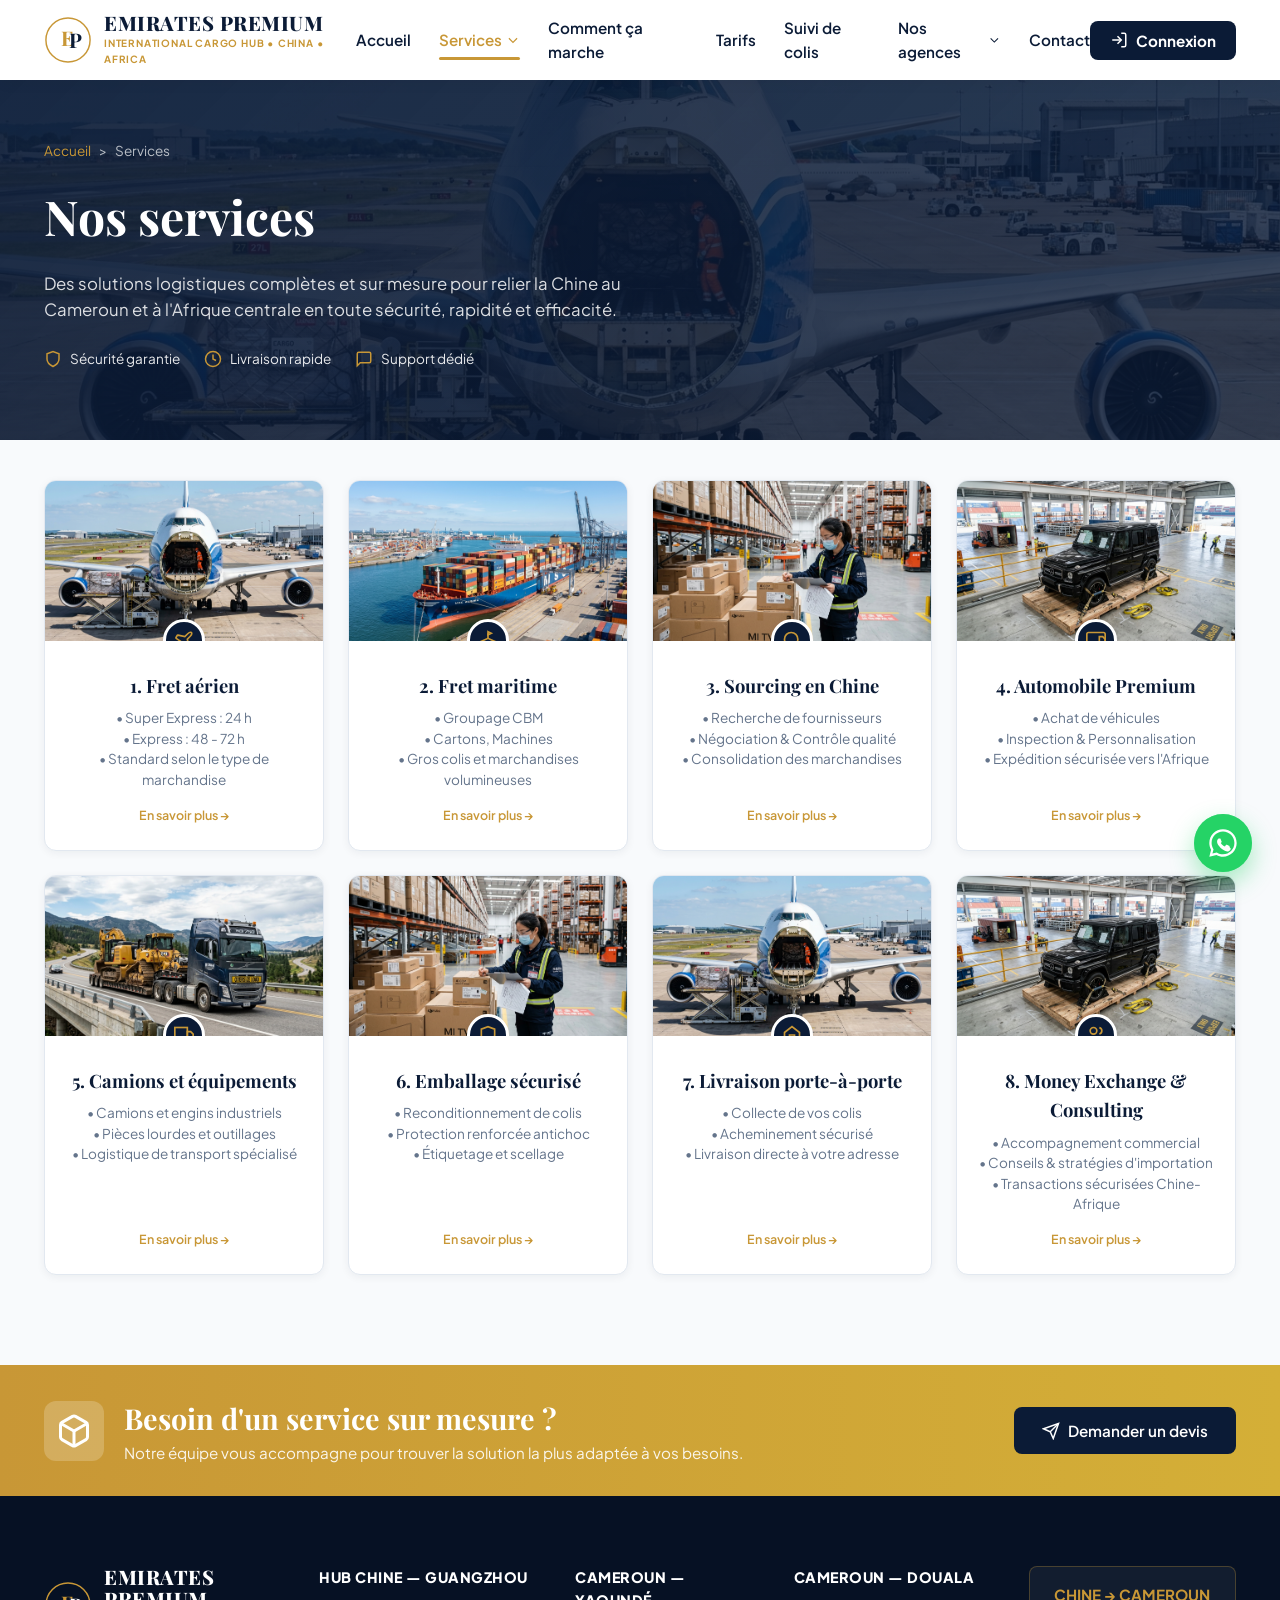
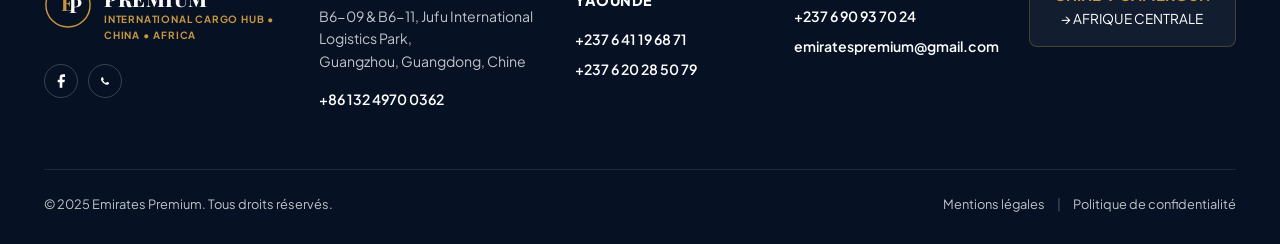
<file: services.html>
<!DOCTYPE html>
<html lang="fr">
<head>
  <meta charset="UTF-8">
  <meta name="viewport" content="width=device-width, initial-scale=1.0">
  <title>Nos Services - Emirates Premium Cargo Chine-Cameroun</title>
  <meta name="description" content="Solutions logistiques complètes et sur mesure pour relier la Chine au Cameroun et à l'Afrique centrale. Fret aérien, maritime, sourcing, transport automobile.">
  
  <link rel="preconnect" href="https://fonts.googleapis.com">
  <link rel="preconnect" href="https://fonts.gstatic.com" crossorigin>
  <link href="https://fonts.googleapis.com/css2?family=Playfair+Display:ital,wght@0,600;0,700;0,800;1,600&family=Plus+Jakarta+Sans:wght@400;500;600;700;800&display=swap" rel="stylesheet">
  <link rel="stylesheet" href="style.css">
</head>
<body>

  <!-- HEADER -->
  <header class="navbar-header" id="navbar">
    <div class="container nav-container">
      <a href="index.html" class="brand-logo">
        <div class="logo-monogram">
          <svg viewBox="0 0 100 100" class="ep-logo-svg">
            <circle cx="50" cy="50" r="46" fill="none" stroke="#C89736" stroke-width="3"/>
            <text x="35" y="62" font-family="'Playfair Display', serif" font-weight="700" font-size="42" fill="#C89736">E</text>
            <text x="52" y="66" font-family="'Playfair Display', serif" font-weight="700" font-size="42" fill="#0B1B36">P</text>
          </svg>
        </div>
        <div class="logo-text-group">
          <span class="brand-title">EMIRATES PREMIUM</span>
          <span class="brand-subtitle">INTERNATIONAL CARGO HUB • CHINA • AFRICA</span>
        </div>
      </a>

      <nav class="nav-menu" id="navMenu">
        <ul class="nav-list">
          <li class="nav-item"><a href="index.html" class="nav-link">Accueil</a></li>
          <li class="nav-item active dropdown">
            <a href="services.html" class="nav-link">Services <svg class="dropdown-icon" viewBox="0 0 24 24" width="14" height="14"><path fill="none" stroke="currentColor" stroke-width="2" d="M19 9l-7 7-7-7"/></svg></a>
            <div class="dropdown-menu">
              <a href="services.html#fret-aerien">Fret aérien</a>
              <a href="services.html#fret-maritime">Fret maritime</a>
              <a href="services.html#sourcing">Sourcing Chine</a>
              <a href="services.html#automobile">Automobile Premium</a>
              <a href="services.html#trucks">Trucks & Equipment</a>
              <a href="services.html#emballage">Emballage sécurisé</a>
              <a href="services.html#porte-a-porte">Porte-à-porte</a>
              <a href="services.html#consulting">Money Exchange & Consulting</a>
            </div>
          </li>
          <li class="nav-item"><a href="comment-ca-marche.html" class="nav-link">Comment ça marche</a></li>
          <li class="nav-item"><a href="tarifs.html" class="nav-link">Tarifs</a></li>
          <li class="nav-item"><a href="suivi.html" class="nav-link">Suivi de colis</a></li>
          <li class="nav-item dropdown">
            <a href="#" class="nav-link">Nos agences <svg class="dropdown-icon" viewBox="0 0 24 24" width="14" height="14"><path fill="none" stroke="currentColor" stroke-width="2" d="M19 9l-7 7-7-7"/></svg></a>
            <div class="dropdown-menu">
              <a href="adresse-chine.html">🇨🇳 Chine (Hub Guangzhou)</a>
              <a href="agences.html">🇨🇲 Cameroun (Yaoundé & Douala)</a>
            </div>
          </li>
          <li class="nav-item"><a href="#contact" class="nav-link">Contact</a></li>
        </ul>
      </nav>

      <div class="nav-actions">
        <button class="btn btn-navy btn-espace" id="btnConnexion" onclick="openAuthModal('login')">
          <svg viewBox="0 0 24 24" width="18" height="18" fill="none" stroke="currentColor" stroke-width="2"><path d="M15 3h4a2 2 0 0 1 2 2v14a2 2 0 0 1-2 2h-4"/><polyline points="10 17 15 12 10 7"/><line x1="15" y1="12" x2="3" y2="12"/></svg>
          <span>Connexion</span>
        </button>
        <button class="mobile-toggle" id="mobileToggle" aria-label="Toggle navigation">
          <span></span><span></span><span></span>
        </button>
      </div>
    </div>
  </header>

  <!-- PAGE HERO BANNER -->
  <section class="page-hero-banner banner-services">
    <div class="container">
      <div class="breadcrumb">
        <a href="index.html">Accueil</a> <span class="sep">&gt;</span> <span>Services</span>
      </div>
      <h1 class="page-title">Nos services</h1>
      <p class="page-subtitle">
        Des solutions logistiques complètes et sur mesure pour relier la Chine au Cameroun et à l'Afrique centrale en toute sécurité, rapidité et efficacité.
      </p>
      <div class="page-hero-pills">
        <div class="hero-pill-item">
          <svg viewBox="0 0 24 24" width="18" height="18" fill="none" stroke="currentColor" stroke-width="2"><path d="M12 22s8-4 8-10V5l-8-3-8 3v7c0 6 8 10 8 10z"/></svg>
          <span>Sécurité garantie</span>
        </div>
        <div class="hero-pill-item">
          <svg viewBox="0 0 24 24" width="18" height="18" fill="none" stroke="currentColor" stroke-width="2"><circle cx="12" cy="12" r="10"/><polyline points="12 6 12 12 16 14"/></svg>
          <span>Livraison rapide</span>
        </div>
        <div class="hero-pill-item">
          <svg viewBox="0 0 24 24" width="18" height="18" fill="none" stroke="currentColor" stroke-width="2"><path d="M21 15a2 2 0 0 1-2 2H7l-4 4V5a2 2 0 0 1 2-2h14a2 2 0 0 1 2 2z"/></svg>
          <span>Support dédié</span>
        </div>
      </div>
    </div>
  </section>

  <!-- SERVICES FULL GRID SECTION -->
  <section class="services-section">
    <div class="container">
      <div class="services-grid">
        
        <!-- Service 1 -->
        <div class="service-card" id="fret-aerien">
          <div class="card-media">
            <img src="service_air.jpg" alt="Fret aérien">
            <div class="card-badge-icon">
              <svg viewBox="0 0 24 24" width="20" height="20" fill="none" stroke="currentColor" stroke-width="2"><path d="M17.8 19.2L16 11l3.5-3.5C21 6 21.5 4 21 3c-1-.5-3 0-4.5 1.5L13 8 4.8 6.2c-.5-.1-.9.1-1.1.5l-1.2 2.3c-.2.4-.1.9.2 1.1L8.5 14 5 17.5l-2.5-.5c-.4-.1-.8.1-1 .4l-.8 1c-.3.3-.2.8.1 1.1l3.5 2.5 2.5 3.5c.3.3.8.4 1.1.1l1-.8c.3-.2.5-.6.4-1l-.5-2.5L14 15.5l3.9 5.8c.2.3.7.4 1.1.2l2.3-1.2c.4-.2.6-.6.5-1.1z"/></svg>
            </div>
          </div>
          <div class="card-body">
            <div>
              <h3 class="card-title">1. Fret aérien</h3>
              <p class="card-text">
                • Super Express : 24 h<br>
                • Express : 48 - 72 h<br>
                • Standard selon le type de marchandise
              </p>
            </div>
            <a href="#" class="forgot-link" style="display:inline-block; margin-top:16px;" onclick="openDevisModal(); return false;">En savoir plus →</a>
          </div>
        </div>

        <!-- Service 2 -->
        <div class="service-card" id="fret-maritime">
          <div class="card-media">
            <img src="service_sea.jpg" alt="Fret maritime">
            <div class="card-badge-icon">
              <svg viewBox="0 0 24 24" width="20" height="20" fill="none" stroke="currentColor" stroke-width="2"><path d="M2 21c.6.5 1.2 1 2.5 1 2.5 0 2.5-2 5-2 2.5 0 2.5 2 5 2 2.5 0 2.5-2 5-2 1.3 0 1.9.5 2.5 1"/><path d="M19.38 20A11.6 11.6 0 0 0 21 14l-9-4-9 4c0 2.9 1 5.4 2.62 7"/><path d="M12 10V4"/><polygon points="12 2 16 4 12 6 12 2"/></svg>
            </div>
          </div>
          <div class="card-body">
            <div>
              <h3 class="card-title">2. Fret maritime</h3>
              <p class="card-text">
                • Groupage CBM<br>
                • Cartons, Machines<br>
                • Gros colis et marchandises volumineuses
              </p>
            </div>
            <a href="#" class="forgot-link" style="display:inline-block; margin-top:16px;" onclick="openDevisModal(); return false;">En savoir plus →</a>
          </div>
        </div>

        <!-- Service 3 -->
        <div class="service-card" id="sourcing">
          <div class="card-media">
            <img src="service_sourcing.jpg" alt="Sourcing en Chine">
            <div class="card-badge-icon">
              <svg viewBox="0 0 24 24" width="20" height="20" fill="none" stroke="currentColor" stroke-width="2"><circle cx="11" cy="11" r="8"/><line x1="21" y1="21" x2="16.65" y2="16.65"/></svg>
            </div>
          </div>
          <div class="card-body">
            <div>
              <h3 class="card-title">3. Sourcing en Chine</h3>
              <p class="card-text">
                • Recherche de fournisseurs<br>
                • Négociation & Contrôle qualité<br>
                • Consolidation des marchandises
              </p>
            </div>
            <a href="#" class="forgot-link" style="display:inline-block; margin-top:16px;" onclick="openDevisModal(); return false;">En savoir plus →</a>
          </div>
        </div>

        <!-- Service 4 -->
        <div class="service-card" id="automobile">
          <div class="card-media">
            <img src="service_auto.jpg" alt="Automobile Premium">
            <div class="card-badge-icon">
              <svg viewBox="0 0 24 24" width="20" height="20" fill="none" stroke="currentColor" stroke-width="2"><rect x="1" y="3" width="22" height="13" rx="2"/><polygon points="16 8 20 8 23 11 23 16 16 16 16 8"/><circle cx="5.5" cy="18.5" r="2.5"/><circle cx="18.5" cy="18.5" r="2.5"/></svg>
            </div>
          </div>
          <div class="card-body">
            <div>
              <h3 class="card-title">4. Automobile Premium</h3>
              <p class="card-text">
                • Achat de véhicules<br>
                • Inspection & Personnalisation<br>
                • Expédition sécurisée vers l'Afrique
              </p>
            </div>
            <a href="#" class="forgot-link" style="display:inline-block; margin-top:16px;" onclick="openDevisModal(); return false;">En savoir plus →</a>
          </div>
        </div>

        <!-- Service 5 -->
        <div class="service-card" id="trucks">
          <div class="card-media">
            <img src="service_trucks.jpg" alt="Camions et équipements">
            <div class="card-badge-icon">
              <svg viewBox="0 0 24 24" width="20" height="20" fill="none" stroke="currentColor" stroke-width="2"><rect x="1" y="3" width="15" height="13"/><polygon points="16 8 20 8 23 11 23 16 16 16 16 8"/><circle cx="5.5" cy="18.5" r="2.5"/><circle cx="18.5" cy="18.5" r="2.5"/></svg>
            </div>
          </div>
          <div class="card-body">
            <div>
              <h3 class="card-title">5. Camions et équipements</h3>
              <p class="card-text">
                • Camions et engins industriels<br>
                • Pièces lourdes et outillages<br>
                • Logistique de transport spécialisé
              </p>
            </div>
            <a href="#" class="forgot-link" style="display:inline-block; margin-top:16px;" onclick="openDevisModal(); return false;">En savoir plus →</a>
          </div>
        </div>

        <!-- Service 6 -->
        <div class="service-card" id="emballage">
          <div class="card-media">
            <img src="service_sourcing.jpg" alt="Emballage sécurisé" class="img-fit">
            <div class="card-badge-icon">
              <svg viewBox="0 0 24 24" width="20" height="20" fill="none" stroke="currentColor" stroke-width="2"><path d="M12 22s8-4 8-10V5l-8-3-8 3v7c0 6 8 10 8 10z"/></svg>
            </div>
          </div>
          <div class="card-body">
            <div>
              <h3 class="card-title">6. Emballage sécurisé</h3>
              <p class="card-text">
                • Reconditionnement de colis<br>
                • Protection renforcée antichoc<br>
                • Étiquetage et scellage
              </p>
            </div>
            <a href="#" class="forgot-link" style="display:inline-block; margin-top:16px;" onclick="openDevisModal(); return false;">En savoir plus →</a>
          </div>
        </div>

        <!-- Service 7 -->
        <div class="service-card" id="porte-a-porte">
          <div class="card-media">
            <img src="service_air.jpg" alt="Livraison porte-à-porte" class="img-fit">
            <div class="card-badge-icon">
              <svg viewBox="0 0 24 24" width="20" height="20" fill="none" stroke="currentColor" stroke-width="2"><path d="M3 9l9-7 9 7v11a2 2 0 0 1-2 2H5a2 2 0 0 1-2-2z"/><polyline points="9 22 9 12 15 12 15 22"/></svg>
            </div>
          </div>
          <div class="card-body">
            <div>
              <h3 class="card-title">7. Livraison porte-à-porte</h3>
              <p class="card-text">
                • Collecte de vos colis<br>
                • Acheminement sécurisé<br>
                • Livraison directe à votre adresse
              </p>
            </div>
            <a href="#" class="forgot-link" style="display:inline-block; margin-top:16px;" onclick="openDevisModal(); return false;">En savoir plus →</a>
          </div>
        </div>

        <!-- Service 8 -->
        <div class="service-card" id="consulting">
          <div class="card-media">
            <img src="service_auto.jpg" alt="Money Exchange & Consulting" class="img-fit">
            <div class="card-badge-icon">
              <svg viewBox="0 0 24 24" width="20" height="20" fill="none" stroke="currentColor" stroke-width="2"><path d="M17 21v-2a4 4 0 0 0-4-4H5a4 4 0 0 0-4 4v2"/><circle cx="9" cy="7" r="4"/><path d="M23 21v-2a4 4 0 0 3-3.87"/><path d="M16 3.13a4 4 0 0 1 0 7.75"/></svg>
            </div>
          </div>
          <div class="card-body">
            <div>
              <h3 class="card-title">8. Money Exchange & Consulting</h3>
              <p class="card-text">
                • Accompagnement commercial<br>
                • Conseils & stratégies d'importation<br>
                • Transactions sécurisées Chine-Afrique
              </p>
            </div>
            <a href="#" class="forgot-link" style="display:inline-block; margin-top:16px;" onclick="openDevisModal(); return false;">En savoir plus →</a>
          </div>
        </div>

      </div>
    </div>
  </section>

  <!-- CTA BANNER -->
  <section class="cta-banner">
    <div class="container">
      <div class="cta-banner-inner">
        <div class="cta-left">
          <div class="cta-package-icon">
            <svg viewBox="0 0 24 24" width="36" height="36" fill="none" stroke="#FFFFFF" stroke-width="2"><path d="M21 16V8a2 2 0 0 0-1-1.73l-7-4a2 2 0 0 0-2 0l-7 4A2 2 0 0 0 3 8v8a2 2 0 0 0 1 1.73l7 4a2 2 0 0 0 2 0l7-4A2 2 0 0 0 21 16z"/><polyline points="3.27 6.96 12 12.01 20.73 6.96"/><line x1="12" y1="22.08" x2="12" y2="12"/></svg>
          </div>
          <div class="cta-text-group">
            <h3>Besoin d'un service sur mesure ?</h3>
            <p>Notre équipe vous accompagne pour trouver la solution la plus adaptée à vos besoins.</p>
          </div>
        </div>
        <div class="cta-right">
          <button class="btn btn-navy btn-cta" onclick="openDevisModal()">
            <svg viewBox="0 0 24 24" width="18" height="18" fill="none" stroke="currentColor" stroke-width="2"><line x1="22" y1="2" x2="11" y2="13"/><polygon points="22 2 15 22 11 13 2 9 22 2"/></svg>
            <span>Demander un devis</span>
          </button>
        </div>
      </div>
    </div>
  </section>

  <!-- FOOTER -->
  <footer class="site-footer" id="contact">
    <div class="container">
      <div class="footer-grid">
        <div class="footer-col footer-brand-col">
          <a href="index.html" class="brand-logo footer-logo">
            <div class="logo-monogram">
              <svg viewBox="0 0 100 100" class="ep-logo-svg">
                <circle cx="50" cy="50" r="46" fill="none" stroke="#C89736" stroke-width="3"/>
                <text x="35" y="62" font-family="'Playfair Display', serif" font-weight="700" font-size="42" fill="#C89736">E</text>
                <text x="52" y="66" font-family="'Playfair Display', serif" font-weight="700" font-size="42" fill="#FFFFFF">P</text>
              </svg>
            </div>
            <div class="logo-text-group">
              <span class="brand-title light">EMIRATES PREMIUM</span>
              <span class="brand-subtitle light">INTERNATIONAL CARGO HUB • CHINA • AFRICA</span>
            </div>
          </a>

          <div class="social-links">
            <a href="#" class="social-icon" aria-label="Facebook"><svg viewBox="0 0 24 24" width="16" height="16" fill="currentColor"><path d="M18 2h-3a5 5 0 0 0-5 5v3H7v4h3v8h4v-8h3l1-4h-4V7a1 1 0 0 1 1-1h3z"/></svg></a>
            <a href="https://wa.me/8613249700362" class="social-icon" aria-label="WhatsApp"><svg viewBox="0 0 24 24" width="16" height="16" fill="currentColor"><path d="M17.472 14.382c-.297-.149-1.758-.867-2.03-.967-.273-.099-.471-.148-.67.15-.197.297-.767.966-.94 1.164-.173.199-.347.223-.644.075-.297-.15-1.255-.463-2.39-1.475-.883-.788-1.48-1.761-1.653-2.059-.173-.297-.018-.458.13-.606.134-.133.298-.347.446-.521.151-.172.2-.296.3-.495.099-.198.05-.372-.025-.521-.075-.148-.669-1.611-.916-2.206-.242-.579-.487-.501-.669-.51l-.57-.01c-.198 0-.52.074-.792.372s-1.04 1.016-1.04 2.479 1.065 2.876 1.213 3.074c.149.198 2.095 3.2 5.076 4.487.709.306 1.263.489 1.694.626.712.226 1.36.194 1.872.118.572-.085 1.758-.719 2.006-1.413.248-.695.248-1.29.173-1.414-.074-.124-.272-.198-.57-.347z"/></svg></a>
          </div>
        </div>

        <div class="footer-col">
          <h4 class="footer-title">HUB CHINE — GUANGZHOU</h4>
          <p class="footer-address">
            B6-09 & B6-11, Jufu International Logistics Park,<br>
            Guangzhou, Guangdong, Chine
          </p>
          <p class="footer-contact-item">
            <strong class="phone-link">+86 132 4970 0362</strong>
          </p>
        </div>

        <div class="footer-col">
          <h4 class="footer-title">CAMEROUN — YAOUNDÉ</h4>
          <p class="footer-contact-item"><a href="tel:+237641196871" class="phone-link">+237 6 41 19 68 71</a></p>
          <p class="footer-contact-item"><a href="tel:+237620285079" class="phone-link">+237 6 20 28 50 79</a></p>
        </div>

        <div class="footer-col">
          <h4 class="footer-title">CAMEROUN — DOUALA</h4>
          <p class="footer-contact-item"><a href="tel:+237690937024" class="phone-link">+237 6 90 93 70 24</a></p>
          <p class="footer-contact-item"><a href="mailto:emiratespremium@gmail.com" class="info-link">emiratespremium@gmail.com</a></p>
        </div>

        <div class="footer-col footer-route-col">
          <div class="footer-route-pill">
            <strong>CHINE <span class="arrow">→</span> CAMEROUN</strong><br>
            <span class="sub"><span class="arrow">→</span> AFRIQUE CENTRALE</span>
          </div>
        </div>
      </div>

      <div class="footer-bottom">
        <div class="copyright">© 2025 Emirates Premium. Tous droits réservés.</div>
        <div class="footer-legal">
          <a href="#">Mentions légales</a> <span class="sep">|</span> <a href="#">Politique de confidentialité</a>
        </div>
      </div>
    </div>
  </footer>

  <!-- FLOATING WHATSAPP -->
  <div class="floating-whatsapp-wrap">
    <a href="https://wa.me/8613249700362" target="_blank" class="btn-whatsapp-circle" aria-label="WhatsApp">
      <svg viewBox="0 0 100 100" width="38" height="38"><path d="M50 14C30.1 14 14 30.1 14 50c0 6.3 1.6 12.3 4.7 17.6L14 86l18.9-4.6C38 84.3 43.9 86 50 86c19.9 0 36-16.1 36-36S69.9 14 50 14zm0 65.7c-5.4 0-10.7-1.4-15.3-4.1l-1.1-.6-11.4 2.8 3-11.1-.7-1.1C21.6 60.9 20 55.6 20 50c0-16.5 13.5-30 30-30s30 13.5 30 30-13.5 29.7-30 29.7zm16.5-22.3c-.9-.4-5.3-2.6-6.1-2.9-.8-.3-1.4-.4-2 .4-.6.9-2.3 2.9-2.8 3.5-.5.6-1 .7-1.9.2-3.9-1.9-6.5-3.4-9.1-7.9-.7-1.2.7-1.1 1.9-3.5.2-.4.1-.8-.1-1.2-.2-.4-2-4.8-2.7-6.6-.7-1.7-1.4-1.5-2-1.5h-1.7c-.6 0-1.6.2-2.4 1.1-.8.9-3.2 3.1-3.2 7.6s3.3 8.8 3.7 9.4c.5.6 6.4 9.8 15.6 13.8 6.9 3 8.3 2.4 9.8 2.3 1.5-.1 5.3-2.2 6.1-4.3.7-2.1.7-3.9.5-4.3-.3-.4-.9-.6-1.8-1.1z" fill="#FFFFFF"/></svg>
    </a>
  </div>

  <script src="script.js"></script>
</body>
</html>
</file>
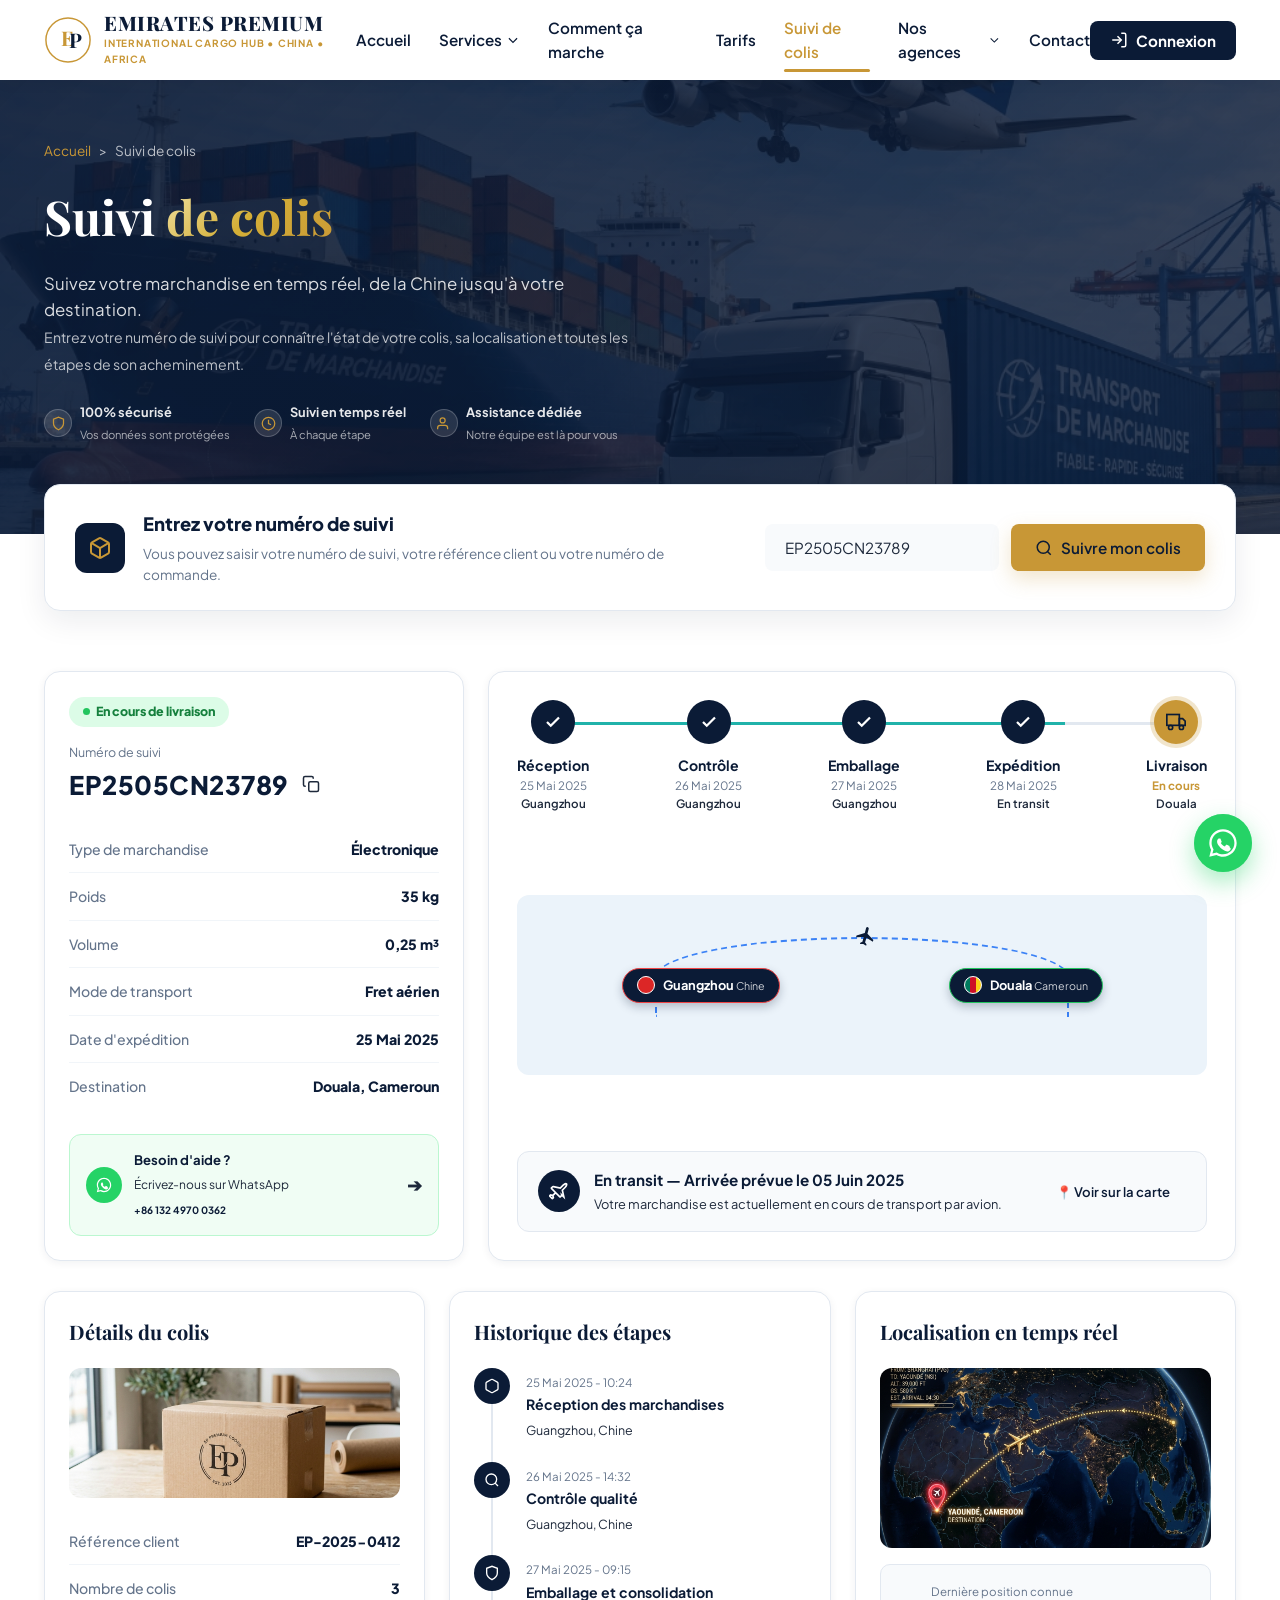
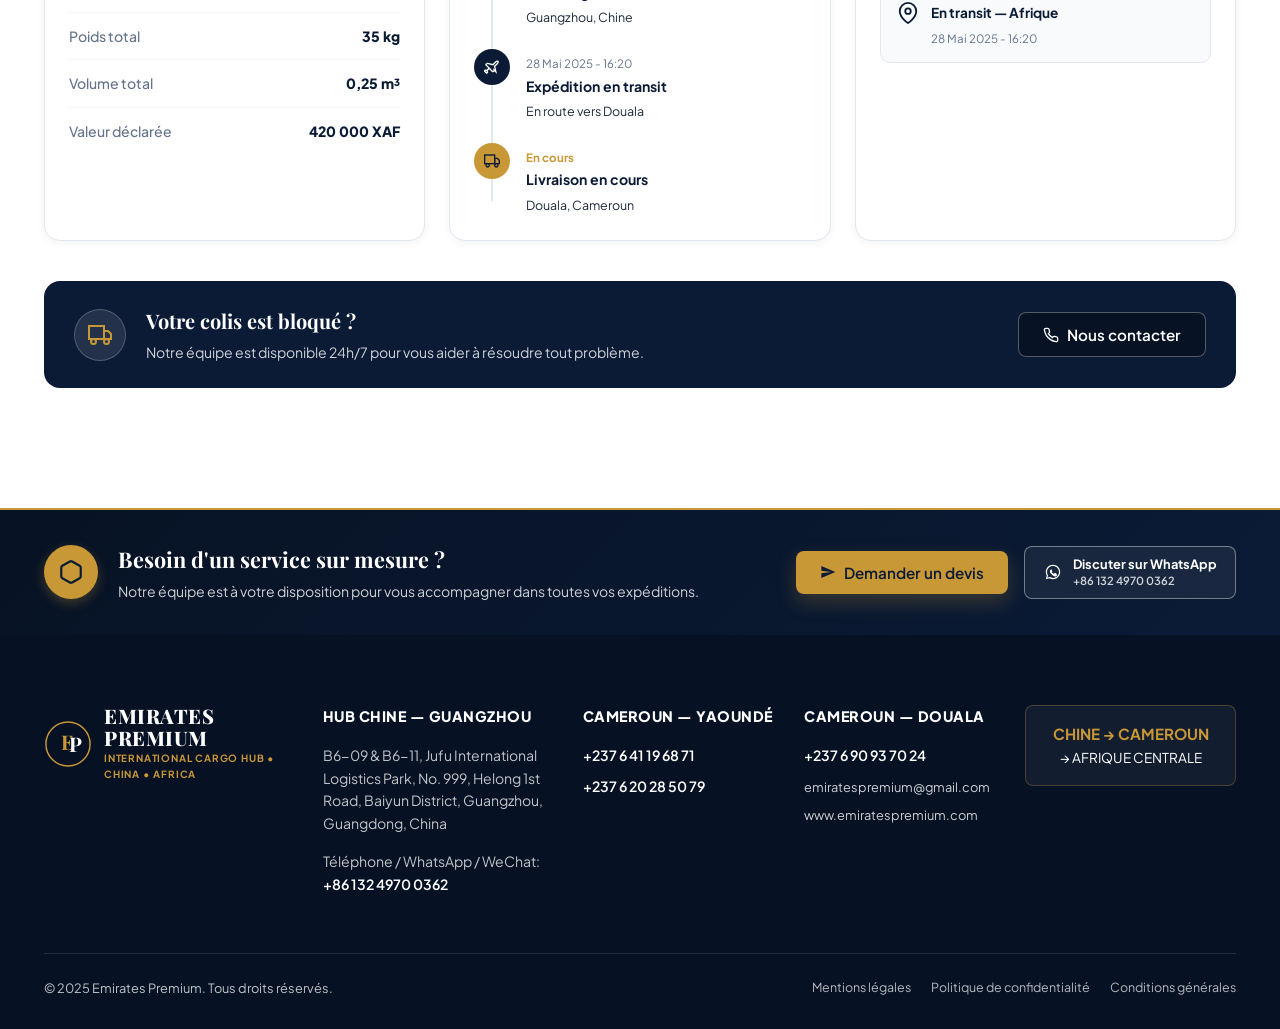
<file: suivi.html>
<!DOCTYPE html>
<html lang="fr">
<head>
  <meta charset="UTF-8">
  <meta name="viewport" content="width=device-width, initial-scale=1.0">
  <title>Suivi de colis en temps réel - Emirates Premium Cargo</title>
  <meta name="description" content="Suivez votre marchandise en temps réel de la Chine vers le Cameroun et l'Afrique centrale avec votre numéro de suivi.">
  
  <link rel="preconnect" href="https://fonts.googleapis.com">
  <link rel="preconnect" href="https://fonts.gstatic.com" crossorigin>
  <link href="https://fonts.googleapis.com/css2?family=Playfair+Display:ital,wght@0,600;0,700;0,800;1,600&family=Plus+Jakarta+Sans:wght@400;500;600;700;800&display=swap" rel="stylesheet">
  <link rel="stylesheet" href="style.css">
</head>
<body>

  <!-- HEADER -->
  <header class="navbar-header" id="navbar">
    <div class="container nav-container">
      <a href="index.html" class="brand-logo">
        <div class="logo-monogram">
          <svg viewBox="0 0 100 100" class="ep-logo-svg">
            <circle cx="50" cy="50" r="46" fill="none" stroke="#C89736" stroke-width="3"/>
            <text x="35" y="62" font-family="'Playfair Display', serif" font-weight="700" font-size="42" fill="#C89736">E</text>
            <text x="52" y="66" font-family="'Playfair Display', serif" font-weight="700" font-size="42" fill="#0B1B36">P</text>
          </svg>
        </div>
        <div class="logo-text-group">
          <span class="brand-title">EMIRATES PREMIUM</span>
          <span class="brand-subtitle">INTERNATIONAL CARGO HUB • CHINA • AFRICA</span>
        </div>
      </a>

      <nav class="nav-menu" id="navMenu">
        <ul class="nav-list">
          <li class="nav-item"><a href="index.html" class="nav-link">Accueil</a></li>
          <li class="nav-item dropdown">
            <a href="services.html" class="nav-link">Services <svg class="dropdown-icon" viewBox="0 0 24 24" width="14" height="14"><path fill="none" stroke="currentColor" stroke-width="2" d="M19 9l-7 7-7-7"/></svg></a>
            <div class="dropdown-menu">
              <a href="services.html#fret-aerien">Fret aérien</a>
              <a href="services.html#fret-maritime">Fret maritime</a>
              <a href="services.html#sourcing">Sourcing Chine</a>
              <a href="services.html#automobile">Automobile Premium</a>
              <a href="services.html#trucks">Trucks & Equipment</a>
              <a href="services.html#emballage">Emballage sécurisé</a>
              <a href="services.html#porte-a-porte">Porte-à-porte</a>
              <a href="services.html#consulting">Money Exchange & Consulting</a>
            </div>
          </li>
          <li class="nav-item"><a href="comment-ca-marche.html" class="nav-link">Comment ça marche</a></li>
          <li class="nav-item"><a href="tarifs.html" class="nav-link">Tarifs</a></li>
          <li class="nav-item active"><a href="suivi.html" class="nav-link">Suivi de colis</a></li>
          <li class="nav-item dropdown">
            <a href="#" class="nav-link">Nos agences <svg class="dropdown-icon" viewBox="0 0 24 24" width="14" height="14"><path fill="none" stroke="currentColor" stroke-width="2" d="M19 9l-7 7-7-7"/></svg></a>
            <div class="dropdown-menu">
              <a href="adresse-chine.html">🇨🇳 Chine (Hub Guangzhou)</a>
              <a href="agences.html">🇨🇲 Cameroun (Yaoundé & Douala)</a>
            </div>
          </li>
          <li class="nav-item"><a href="#contact" class="nav-link">Contact</a></li>
        </ul>
      </nav>

      <div class="nav-actions">
        <button class="btn btn-navy btn-espace" id="btnConnexion" onclick="openAuthModal('login')">
          <svg viewBox="0 0 24 24" width="18" height="18" fill="none" stroke="currentColor" stroke-width="2"><path d="M15 3h4a2 2 0 0 1 2 2v14a2 2 0 0 1-2 2h-4"/><polyline points="10 17 15 12 10 7"/><line x1="15" y1="12" x2="3" y2="12"/></svg>
          <span>Connexion</span>
        </button>
        <button class="mobile-toggle" id="mobileToggle" aria-label="Toggle navigation">
          <span></span><span></span><span></span>
        </button>
      </div>
    </div>
  </header>

  <!-- PAGE HERO BANNER -->
  <section class="page-hero-banner banner-suivi" style="padding: 60px 0 90px;">
    <div class="container">
      <div class="breadcrumb">
        <a href="index.html">Accueil</a> <span class="sep">&gt;</span> <span>Suivi de colis</span>
      </div>
      <h1 class="page-title">Suivi <span class="text-gold-gradient">de colis</span></h1>
      <p class="page-subtitle" style="max-width: 600px;">
        Suivez votre marchandise en temps réel, de la Chine jusqu'à votre destination.<br>
        <span style="font-size: 0.88rem; opacity: 0.85; font-weight: 400;">Entrez votre numéro de suivi pour connaître l'état de votre colis, sa localisation et toutes les étapes de son acheminement.</span>
      </p>

      <div class="page-hero-pills">
        <div class="hero-pill-item">
          <span class="feature-icon-circle" style="width:28px; height:28px;">
            <svg viewBox="0 0 24 24" width="15" height="15" fill="none" stroke="currentColor" stroke-width="2"><path d="M12 22s8-4 8-10V5l-8-3-8 3v7c0 6 8 10 8 10z"/></svg>
          </span>
          <div>
            <strong style="display:block; font-size:0.8rem;">100% sécurisé</strong>
            <span style="font-size:0.7rem; opacity:0.7;">Vos données sont protégées</span>
          </div>
        </div>
        <div class="hero-pill-item">
          <span class="feature-icon-circle" style="width:28px; height:28px;">
            <svg viewBox="0 0 24 24" width="15" height="15" fill="none" stroke="currentColor" stroke-width="2"><circle cx="12" cy="12" r="10"/><polyline points="12 6 12 12 16 14"/></svg>
          </span>
          <div>
            <strong style="display:block; font-size:0.8rem;">Suivi en temps réel</strong>
            <span style="font-size:0.7rem; opacity:0.7;">À chaque étape</span>
          </div>
        </div>
        <div class="hero-pill-item">
          <span class="feature-icon-circle" style="width:28px; height:28px;">
            <svg viewBox="0 0 24 24" width="15" height="15" fill="none" stroke="currentColor" stroke-width="2"><path d="M17 21v-2a4 4 0 0 0-4-4H5a4 4 0 0 0-4 4v2"/><circle cx="9" cy="7" r="4"/></svg>
          </span>
          <div>
            <strong style="display:block; font-size:0.8rem;">Assistance dédiée</strong>
            <span style="font-size:0.7rem; opacity:0.7;">Notre équipe est là pour vous</span>
          </div>
        </div>
      </div>
    </div>
  </section>

  <!-- SEARCH FLOATING BAR CONTAINER -->
  <div class="container">
    <div class="tracking-search-bar-card">
      <div class="tracking-search-left">
        <div class="icon-box">
          <svg viewBox="0 0 24 24" width="24" height="24" fill="none" stroke="currentColor" stroke-width="2"><path d="M21 16V8a2 2 0 0 0-1-1.73l-7-4a2 2 0 0 0-2 0l-7 4A2 2 0 0 0 3 8v8a2 2 0 0 0 1 1.73l7 4a2 2 0 0 0 2 0l7-4A2 2 0 0 0 21 16z"/><polyline points="3.27 6.96 12 12.01 20.73 6.96"/><line x1="12" y1="22.08" x2="12" y2="12"/></svg>
        </div>
        <div>
          <h3>Entrez votre numéro de suivi</h3>
          <p>Vous pouvez saisir votre numéro de suivi, votre référence client ou votre numéro de commande.</p>
        </div>
      </div>

      <form class="tracking-search-form" id="trackingForm" onsubmit="event.preventDefault(); handleTrackingSearch();">
        <input type="text" id="trackingInput" class="tracking-search-input" placeholder="Ex: EP2505CN23789" value="EP2505CN23789">
        <button type="submit" class="btn btn-gold" style="display: inline-flex; align-items: center; gap: 8px; padding: 14px 24px; white-space: nowrap;">
          <svg viewBox="0 0 24 24" width="18" height="18" fill="none" stroke="currentColor" stroke-width="2"><circle cx="11" cy="11" r="8"/><line x1="21" y1="21" x2="16.65" y2="16.65"/></svg>
          Suivre mon colis
        </button>
      </form>
    </div>
  </div>

  <!-- MAIN TRACKING DASHBOARD -->
  <section style="padding: 20px 0 60px;">
    <div class="container">
      
      <!-- MAIN GRID (PARCEL INFO + STEPPER/MAP) -->
      <div class="tracking-main-grid">
        
        <!-- Left Column: Parcel Info Card -->
        <div class="parcel-info-card">
          <div>
            <div class="status-pill-green">
              <span style="width:7px; height:7px; border-radius:50%; background-color:#22C55E;"></span>
              <span>En cours de livraison</span>
            </div>

            <div class="tracking-code-title-wrap">
              <label>Numéro de suivi</label>
              <div class="tracking-code-num-row">
                <h2 id="displayTrackingNum">EP2505CN23789</h2>
                <button class="btn-copy-code" onclick="navigator.clipboard.writeText('EP2505CN23789'); alert('Numéro de suivi copié !');" title="Copier le code">
                  <svg viewBox="0 0 24 24" width="18" height="18" fill="none" stroke="currentColor" stroke-width="2"><rect x="9" y="9" width="13" height="13" rx="2" ry="2"/><path d="M5 15H4a2 2 0 0 1-2-2V4a2 2 0 0 1 2-2h9a2 2 0 0 1 2 2v1"/></svg>
                </button>
              </div>
            </div>

            <table class="parcel-specs-table">
              <tbody>
                <tr>
                  <td class="label-col">Type de marchandise</td>
                  <td class="val-col">Électronique</td>
                </tr>
                <tr>
                  <td class="label-col">Poids</td>
                  <td class="val-col">35 kg</td>
                </tr>
                <tr>
                  <td class="label-col">Volume</td>
                  <td class="val-col">0,25 m³</td>
                </tr>
                <tr>
                  <td class="label-col">Mode de transport</td>
                  <td class="val-col">Fret aérien</td>
                </tr>
                <tr>
                  <td class="label-col">Date d'expédition</td>
                  <td class="val-col">25 Mai 2025</td>
                </tr>
                <tr>
                  <td class="label-col">Destination</td>
                  <td class="val-col">Douala, Cameroun</td>
                </tr>
              </tbody>
            </table>
          </div>

          <!-- WhatsApp Box Inside Card -->
          <a href="https://wa.me/8613249700362" target="_blank" class="whatsapp-help-box">
            <div class="whatsapp-help-left">
              <div class="wa-green-icon">
                <svg viewBox="0 0 100 100" width="20" height="20"><path d="M50 14C30.1 14 14 30.1 14 50c0 6.3 1.6 12.3 4.7 17.6L14 86l18.9-4.6C38 84.3 43.9 86 50 86c19.9 0 36-16.1 36-36S69.9 14 50 14zm0 65.7c-5.4 0-10.7-1.4-15.3-4.1l-1.1-.6-11.4 2.8 3-11.1-.7-1.1C21.6 60.9 20 55.6 20 50c0-16.5 13.5-30 30-30s30 13.5 30 30-13.5 29.7-30 29.7zm16.5-22.3c-.9-.4-5.3-2.6-6.1-2.9-.8-.3-1.4-.4-2 .4-.6.9-2.3 2.9-2.8 3.5-.5.6-1 .7-1.9.2-3.9-1.9-6.5-3.4-9.1-7.9-.7-1.2.7-1.1 1.9-3.5.2-.4.1-.8-.1-1.2-.2-.4-2-4.8-2.7-6.6-.7-1.7-1.4-1.5-2-1.5h-1.7c-.6 0-1.6.2-2.4 1.1-.8.9-3.2 3.1-3.2 7.6s3.3 8.8 3.7 9.4c.5.6 6.4 9.8 15.6 13.8 6.9 3 8.3 2.4 9.8 2.3 1.5-.1 5.3-2.2 6.1-4.3.7-2.1.7-3.9.5-4.3-.3-.4-.9-.6-1.8-1.1z" fill="#FFFFFF"/></svg>
              </div>
              <div>
                <strong>Besoin d'aide ?</strong>
                <span>Écrivez-nous sur WhatsApp<br><small style="font-weight:700; color:var(--color-navy);">+86 132 4970 0362</small></span>
              </div>
            </div>
            <span style="font-size: 1.1rem; color: var(--color-gray-400); font-weight: 700;">➔</span>
          </a>
        </div>

        <!-- Right Column: Horizontal Stepper & Route Map -->
        <div class="tracking-timeline-card">
          
          <!-- 5-STEP HORIZONTAL STEPPER -->
          <div class="stepper-horizontal">
            <div class="stepper-line-bg"></div>
            <div class="stepper-line-progress"></div>

            <!-- Step 1 -->
            <div class="stepper-step-item">
              <div class="step-circle-navy-check">
                <svg viewBox="0 0 24 24" width="18" height="18" fill="none" stroke="currentColor" stroke-width="3"><polyline points="20 6 9 17 4 12"/></svg>
              </div>
              <strong>Réception</strong>
              <span class="step-date">25 Mai 2025</span>
              <span class="step-city">Guangzhou</span>
            </div>

            <!-- Step 2 -->
            <div class="stepper-step-item">
              <div class="step-circle-navy-check">
                <svg viewBox="0 0 24 24" width="18" height="18" fill="none" stroke="currentColor" stroke-width="3"><polyline points="20 6 9 17 4 12"/></svg>
              </div>
              <strong>Contrôle</strong>
              <span class="step-date">26 Mai 2025</span>
              <span class="step-city">Guangzhou</span>
            </div>

            <!-- Step 3 -->
            <div class="stepper-step-item">
              <div class="step-circle-navy-check">
                <svg viewBox="0 0 24 24" width="18" height="18" fill="none" stroke="currentColor" stroke-width="3"><polyline points="20 6 9 17 4 12"/></svg>
              </div>
              <strong>Emballage</strong>
              <span class="step-date">27 Mai 2025</span>
              <span class="step-city">Guangzhou</span>
            </div>

            <!-- Step 4 -->
            <div class="stepper-step-item">
              <div class="step-circle-navy-check">
                <svg viewBox="0 0 24 24" width="18" height="18" fill="none" stroke="currentColor" stroke-width="3"><polyline points="20 6 9 17 4 12"/></svg>
              </div>
              <strong>Expédition</strong>
              <span class="step-date">28 Mai 2025</span>
              <span class="step-city">En transit</span>
            </div>

            <!-- Step 5 -->
            <div class="stepper-step-item">
              <div class="step-circle-gold-active">
                <svg viewBox="0 0 24 24" width="20" height="20" fill="none" stroke="currentColor" stroke-width="2"><rect x="1" y="3" width="15" height="13"/><polygon points="16 8 20 8 23 11 23 16 16 16 16 8"/><circle cx="5.5" cy="18.5" r="2.5"/><circle cx="18.5" cy="18.5" r="2.5"/></svg>
              </div>
              <strong>Livraison</strong>
              <span class="step-date" style="color:var(--color-gold); font-weight:700;">En cours</span>
              <span class="step-city">Douala</span>
            </div>
          </div>

          <!-- ROUTE GRAPHIC BOX -->
          <div class="route-graphic-box">
            <div class="map-pin-badge china-pin">
              <span class="flag-circle flag-china"></span>
              <span>Guangzhou <small style="font-weight:400; opacity:0.8;">Chine</small></span>
            </div>

            <div class="route-flight-curve">
              <div class="floating-plane-icon">
                <svg viewBox="0 0 24 24" width="22" height="22" fill="currentColor"><path d="M21 16v-2l-8-5V3.5c0-.83-.67-1.5-1.5-1.5S10 2.67 10 3.5V9l-8 5v2l8-2.5V19l-2 1.5V22l3.5-1 3.5 1v-1.5L13 19v-5.5l8 2.5z"/></svg>
              </div>
            </div>

            <div class="map-pin-badge cameroon-pin">
              <span class="flag-circle flag-cameroon"></span>
              <span>Douala <small style="font-weight:400; opacity:0.8;">Cameroun</small></span>
            </div>
          </div>

          <!-- BOTTOM TRANSIT ALERT BAR -->
          <div class="transit-alert-bar">
            <div class="transit-alert-left">
              <div class="plane-icon-circle">
                <svg viewBox="0 0 24 24" width="20" height="20" fill="none" stroke="currentColor" stroke-width="2"><path d="M17.8 19.2L16 11l3.5-3.5C21 6 21.5 4 21 3.5c-.5-.5-2.5 0-4 1.5L13.5 8.5 5.3 6.7c-.5-.1-1 .1-1.3.5l-.8.8c-.3.3-.3.9 0 1.2l4.8 4.8-3.4 3.4-2.1-.7c-.3-.1-.7 0-.9.2l-.6.6c-.2.2-.2.6 0 .8l2.6 2.6c.2.2.6.2.8 0l.6-.6c.2-.2.3-.6.2-.9l-.7-2.1 3.4-3.4 4.8 4.8c.3.3.9.3 1.2 0l.8-.8c.4-.3.6-.8.5-1.3z"/></svg>
              </div>
              <div>
                <strong>En transit — Arrivée prévue le 05 Juin 2025</strong>
                <p>Votre marchandise est actuellement en cours de transport par avion.</p>
              </div>
            </div>

            <button class="btn btn-navy-outline" style="border: 1px solid var(--color-gray-300); color: var(--color-navy); background: transparent; font-size: 0.82rem; padding: 8px 16px; white-space: nowrap;">
              📍 Voir sur la carte
            </button>
          </div>

        </div>

      </div>

      <!-- 3-COLUMN BREAKDOWN GRID -->
      <div class="tracking-3col-grid">
        
        <!-- Col 1: Détails du colis -->
        <div class="tracking-sub-card">
          <h3>Détails du colis</h3>
          <div style="border-radius: 12px; overflow: hidden; height: 130px; margin-bottom: 20px;">
            <img src="air_colis.jpg" alt="Détails du colis" style="width: 100%; height: 100%; object-fit: cover;">
          </div>

          <table class="parcel-specs-table">
            <tbody>
              <tr>
                <td class="label-col">Référence client</td>
                <td class="val-col">EP-2025-0412</td>
              </tr>
              <tr>
                <td class="label-col">Nombre de colis</td>
                <td class="val-col">3</td>
              </tr>
              <tr>
                <td class="label-col">Poids total</td>
                <td class="val-col">35 kg</td>
              </tr>
              <tr>
                <td class="label-col">Volume total</td>
                <td class="val-col">0,25 m³</td>
              </tr>
              <tr>
                <td class="label-col">Valeur déclarée</td>
                <td class="val-col">420 000 XAF</td>
              </tr>
            </tbody>
          </table>
        </div>

        <!-- Col 2: Historique des étapes -->
        <div class="tracking-sub-card">
          <h3>Historique des étapes</h3>
          <ul class="history-timeline-list">
            
            <li class="history-item">
              <div class="history-icon-circle">
                <svg viewBox="0 0 24 24" width="16" height="16" fill="none" stroke="currentColor" stroke-width="2"><path d="M21 16V8a2 2 0 0 0-1-1.73l-7-4a2 2 0 0 0-2 0l-7 4A2 2 0 0 0 3 8v8a2 2 0 0 0 1 1.73l7 4a2 2 0 0 0 2 0l7-4A2 2 0 0 0 21 16z"/></svg>
              </div>
              <div class="history-info">
                <span class="date">25 Mai 2025 - 10:24</span>
                <strong>Réception des marchandises</strong>
                <span class="location">Guangzhou, Chine</span>
              </div>
            </li>

            <li class="history-item">
              <div class="history-icon-circle">
                <svg viewBox="0 0 24 24" width="16" height="16" fill="none" stroke="currentColor" stroke-width="2"><circle cx="11" cy="11" r="8"/><line x1="21" y1="21" x2="16.65" y2="16.65"/></svg>
              </div>
              <div class="history-info">
                <span class="date">26 Mai 2025 - 14:32</span>
                <strong>Contrôle qualité</strong>
                <span class="location">Guangzhou, Chine</span>
              </div>
            </li>

            <li class="history-item">
              <div class="history-icon-circle">
                <svg viewBox="0 0 24 24" width="16" height="16" fill="none" stroke="currentColor" stroke-width="2"><path d="M12 22s8-4 8-10V5l-8-3-8 3v7c0 6 8 10 8 10z"/></svg>
              </div>
              <div class="history-info">
                <span class="date">27 Mai 2025 - 09:15</span>
                <strong>Emballage et consolidation</strong>
                <span class="location">Guangzhou, Chine</span>
              </div>
            </li>

            <li class="history-item">
              <div class="history-icon-circle">
                <svg viewBox="0 0 24 24" width="16" height="16" fill="none" stroke="currentColor" stroke-width="2"><path d="M17.8 19.2L16 11l3.5-3.5C21 6 21.5 4 21 3.5c-.5-.5-2.5 0-4 1.5L13.5 8.5 5.3 6.7c-.5-.1-1 .1-1.3.5l-.8.8c-.3.3-.3.9 0 1.2l4.8 4.8-3.4 3.4-2.1-.7c-.3-.1-.7 0-.9.2l-.6.6c-.2.2-.2.6 0 .8l2.6 2.6c.2.2.6.2.8 0l.6-.6c.2-.2.3-.6.2-.9l-.7-2.1 3.4-3.4 4.8 4.8c.3.3.9.3 1.2 0l.8-.8c.4-.3.6-.8.5-1.3z"/></svg>
              </div>
              <div class="history-info">
                <span class="date">28 Mai 2025 - 16:20</span>
                <strong>Expédition en transit</strong>
                <span class="location">En route vers Douala</span>
              </div>
            </li>

            <li class="history-item">
              <div class="history-icon-circle gold-active">
                <svg viewBox="0 0 24 24" width="16" height="16" fill="none" stroke="currentColor" stroke-width="2"><rect x="1" y="3" width="15" height="13"/><polygon points="16 8 20 8 23 11 23 16 16 16 16 8"/><circle cx="5.5" cy="18.5" r="2.5"/><circle cx="18.5" cy="18.5" r="2.5"/></svg>
              </div>
              <div class="history-info">
                <span class="date" style="color:var(--color-gold); font-weight:700;">En cours</span>
                <strong>Livraison en cours</strong>
                <span class="location">Douala, Cameroun</span>
              </div>
            </li>

          </ul>
        </div>

        <!-- Col 3: Localisation en temps réel -->
        <div class="tracking-sub-card">
          <h3>Localisation en temps réel</h3>
          
          <div class="sat-map-container">
            <img src="tracking_sat_map.jpg" alt="Localisation satellite en temps réel">
          </div>

          <div class="last-pos-box">
            <svg viewBox="0 0 24 24" width="22" height="22" fill="none" stroke="currentColor" stroke-width="2"><path d="M21 10c0 7-9 13-9 13s-9-6-9-13a9 9 0 0 1 18 0z"/><circle cx="12" cy="10" r="3"/></svg>
            <div>
              <span class="label">Dernière position connue</span>
              <strong>En transit — Afrique</strong>
              <span class="time">28 Mai 2025 - 16:20</span>
            </div>
          </div>
        </div>

      </div>

      <!-- COLIS BLOQUÉ ALERT BANNER -->
      <div class="colis-bloque-banner">
        <div class="colis-bloque-left">
          <div class="colis-bloque-icon-circle">
            <svg viewBox="0 0 24 24" width="24" height="24" fill="none" stroke="currentColor" stroke-width="2"><rect x="1" y="3" width="15" height="13"/><polygon points="16 8 20 8 23 11 23 16 16 16 16 8"/><circle cx="5.5" cy="18.5" r="2.5"/><circle cx="18.5" cy="18.5" r="2.5"/></svg>
          </div>
          <div>
            <h3>Votre colis est bloqué ?</h3>
            <p>Notre équipe est disponible 24h/7 pour vous aider à résoudre tout problème.</p>
          </div>
        </div>

        <button class="btn btn-navy" style="background-color: #071224; border: 1px solid rgba(255,255,255,0.3); color: #FFF; display: inline-flex; align-items: center; gap: 8px; padding: 12px 24px; white-space: nowrap;" onclick="openDevisModal()">
          <svg viewBox="0 0 24 24" width="16" height="16" fill="none" stroke="currentColor" stroke-width="2"><path d="M22 16.92v3a2 2 0 0 1-2.18 2 19.79 19.79 0 0 1-8.63-3.07 19.5 19.5 0 0 1-6-6 19.79 19.79 0 0 1-3.07-8.67A2 2 0 0 1 4.11 2h3a2 2 0 0 1 2 1.72 12.84 12.84 0 0 0 .7 2.81 2 2 0 0 1-.45 2.11L8.09 9.91a16 16 0 0 0 6 6l1.27-1.27a2 2 0 0 1 2.11-.45 12.84 12.84 0 0 0 2.81.7A2 2 0 0 1 22 16.92z"/></svg>
          Nous contacter
        </button>
      </div>

    </div>
  </section>

  <!-- CTA BANNER -->
  <section class="cta-banner-replica">
    <div class="container">
      <div class="cta-banner-flex">
        <div class="cta-banner-left">
          <div class="cta-icon-gold-circle">
            <svg viewBox="0 0 24 24" width="26" height="26" fill="none" stroke="currentColor" stroke-width="2"><path d="M21 16V8a2 2 0 0 0-1-1.73l-7-4a2 2 0 0 0-2 0l-7 4A2 2 0 0 0 3 8v8a2 2 0 0 0 1 1.73l7 4a2 2 0 0 0 2 0l7-4A2 2 0 0 0 21 16z"/></svg>
          </div>
          <div>
            <h3 style="font-family: var(--font-serif); font-size: 1.35rem; color: var(--color-white); margin-bottom: 4px;">Besoin d'un service sur mesure ?</h3>
            <p style="margin: 0; font-size: 0.88rem; color: rgba(255, 255, 255, 0.8);">Notre équipe est à votre disposition pour vous accompagner dans toutes vos expéditions.</p>
          </div>
        </div>
        <div class="cta-banner-right">
          <button class="btn btn-gold" onclick="openDevisModal()" style="display: inline-flex; align-items: center; gap: 8px;">
            <svg viewBox="0 0 24 24" width="16" height="16" fill="currentColor"><path d="M2.01 21L23 12 2.01 3 2 10l15 2-15 2z"/></svg>
            Demander un devis
          </button>
          <a href="https://wa.me/8613249700362" target="_blank" class="btn" style="border: 1px solid rgba(255,255,255,0.4); color: var(--color-white); background: rgba(255,255,255,0.06); display: inline-flex; align-items: center; gap: 10px; padding: 10px 18px; border-radius: 8px; text-decoration: none;">
            <svg viewBox="0 0 100 100" width="20" height="20"><path d="M50 14C30.1 14 14 30.1 14 50c0 6.3 1.6 12.3 4.7 17.6L14 86l18.9-4.6C38 84.3 43.9 86 50 86c19.9 0 36-16.1 36-36S69.9 14 50 14zm0 65.7c-5.4 0-10.7-1.4-15.3-4.1l-1.1-.6-11.4 2.8 3-11.1-.7-1.1C21.6 60.9 20 55.6 20 50c0-16.5 13.5-30 30-30s30 13.5 30 30-13.5 29.7-30 29.7zm16.5-22.3c-.9-.4-5.3-2.6-6.1-2.9-.8-.3-1.4-.4-2 .4-.6.9-2.3 2.9-2.8 3.5-.5.6-1 .7-1.9.2-3.9-1.9-6.5-3.4-9.1-7.9-.7-1.2.7-1.1 1.9-3.5.2-.4.1-.8-.1-1.2-.2-.4-2-4.8-2.7-6.6-.7-1.7-1.4-1.5-2-1.5h-1.7c-.6 0-1.6.2-2.4 1.1-.8.9-3.2 3.1-3.2 7.6s3.3 8.8 3.7 9.4c.5.6 6.4 9.8 15.6 13.8 6.9 3 8.3 2.4 9.8 2.3 1.5-.1 5.3-2.2 6.1-4.3.7-2.1.7-3.9.5-4.3-.3-.4-.9-.6-1.8-1.1z" fill="#FFFFFF"/></svg>
            <div style="text-align: left; line-height: 1.1;">
              <span style="font-size: 0.8rem; font-weight: 700; display: block;">Discuter sur WhatsApp</span>
              <span style="font-size: 0.7rem; opacity: 0.8;">+86 132 4970 0362</span>
            </div>
          </a>
        </div>
      </div>
    </div>
  </section>

  <!-- FOOTER -->
  <footer class="site-footer" id="contact">
    <div class="container">
      <div class="footer-grid">
        <div class="footer-col footer-brand-col">
          <a href="index.html" class="brand-logo footer-logo">
            <div class="logo-monogram">
              <svg viewBox="0 0 100 100" class="ep-logo-svg">
                <circle cx="50" cy="50" r="46" fill="none" stroke="#C89736" stroke-width="3"/>
                <text x="35" y="62" font-family="'Playfair Display', serif" font-weight="700" font-size="42" fill="#C89736">E</text>
                <text x="52" y="66" font-family="'Playfair Display', serif" font-weight="700" font-size="42" fill="#FFFFFF">P</text>
              </svg>
            </div>
            <div class="logo-text-group">
              <span class="brand-title light">EMIRATES PREMIUM</span>
              <span class="brand-subtitle light">INTERNATIONAL CARGO HUB • CHINA • AFRICA</span>
            </div>
          </a>
        </div>
        <div class="footer-col">
          <h4 class="footer-title">HUB CHINE — GUANGZHOU</h4>
          <p class="footer-address">B6-09 & B6-11, Jufu International Logistics Park, No. 999, Helong 1st Road, Baiyun District, Guangzhou, Guangdong, China</p>
          <p class="footer-contact-item">Téléphone / WhatsApp / WeChat: <strong class="phone-link">+86 132 4970 0362</strong></p>
        </div>
        <div class="footer-col">
          <h4 class="footer-title">CAMEROUN — YAOUNDÉ</h4>
          <p class="footer-contact-item"><a href="tel:+237641196871" class="phone-link">+237 6 41 19 68 71</a></p>
          <p class="footer-contact-item"><a href="tel:+237620285079" class="phone-link">+237 6 20 28 50 79</a></p>
        </div>
        <div class="footer-col">
          <h4 class="footer-title">CAMEROUN — DOUALA</h4>
          <p class="footer-contact-item"><a href="tel:+237690937024" class="phone-link">+237 6 90 93 70 24</a></p>
          <div style="margin-top: 10px;">
            <p class="footer-contact-item" style="font-size: 0.8rem; opacity: 0.8;"><a href="mailto:emiratespremium@gmail.com" style="color: #FFF;">emiratespremium@gmail.com</a></p>
            <p class="footer-contact-item" style="font-size: 0.8rem; opacity: 0.8;"><a href="https://www.emiratespremium.com" style="color: #FFF;">www.emiratespremium.com</a></p>
          </div>
        </div>
        <div class="footer-col footer-route-col">
          <div class="footer-route-pill">
            <strong>CHINE → CAMEROUN</strong><br><span class="sub">→ AFRIQUE CENTRALE</span>
          </div>
        </div>
      </div>
      <div class="footer-bottom">
        <div class="copyright">© 2025 Emirates Premium. Tous droits réservés.</div>
        <div style="display: flex; gap: 20px; font-size: 0.78rem; opacity: 0.7;">
          <a href="#" style="color: #FFF;">Mentions légales</a>
          <a href="#" style="color: #FFF;">Politique de confidentialité</a>
          <a href="#" style="color: #FFF;">Conditions générales</a>
        </div>
      </div>
    </div>
  </footer>

  <!-- FLOATING WHATSAPP BUTTON -->
  <div class="floating-whatsapp-wrap">
    <a href="https://wa.me/8613249700362" target="_blank" class="btn-whatsapp-circle" aria-label="WhatsApp">
      <svg viewBox="0 0 100 100" width="38" height="38"><path d="M50 14C30.1 14 14 30.1 14 50c0 6.3 1.6 12.3 4.7 17.6L14 86l18.9-4.6C38 84.3 43.9 86 50 86c19.9 0 36-16.1 36-36S69.9 14 50 14zm0 65.7c-5.4 0-10.7-1.4-15.3-4.1l-1.1-.6-11.4 2.8 3-11.1-.7-1.1C21.6 60.9 20 55.6 20 50c0-16.5 13.5-30 30-30s30 13.5 30 30-13.5 29.7-30 29.7zm16.5-22.3c-.9-.4-5.3-2.6-6.1-2.9-.8-.3-1.4-.4-2 .4-.6.9-2.3 2.9-2.8 3.5-.5.6-1 .7-1.9.2-3.9-1.9-6.5-3.4-9.1-7.9-.7-1.2.7-1.1 1.9-3.5.2-.4.1-.8-.1-1.2-.2-.4-2-4.8-2.7-6.6-.7-1.7-1.4-1.5-2-1.5h-1.7c-.6 0-1.6.2-2.4 1.1-.8.9-3.2 3.1-3.2 7.6s3.3 8.8 3.7 9.4c.5.6 6.4 9.8 15.6 13.8 6.9 3 8.3 2.4 9.8 2.3 1.5-.1 5.3-2.2 6.1-4.3.7-2.1.7-3.9.5-4.3-.3-.4-.9-.6-1.8-1.1z" fill="#FFFFFF"/></svg>
    </a>
  </div>

  <script src="script.js"></script>
  <script>
    function handleTrackingSearch() {
      const code = document.getElementById('trackingInput').value.trim();
      if(code) {
        document.getElementById('displayTrackingNum').innerText = code;
        alert('Recherche du colis ' + code + ' effectuée avec succès !');
      }
    }
  </script>
</body>
</html>
</file>
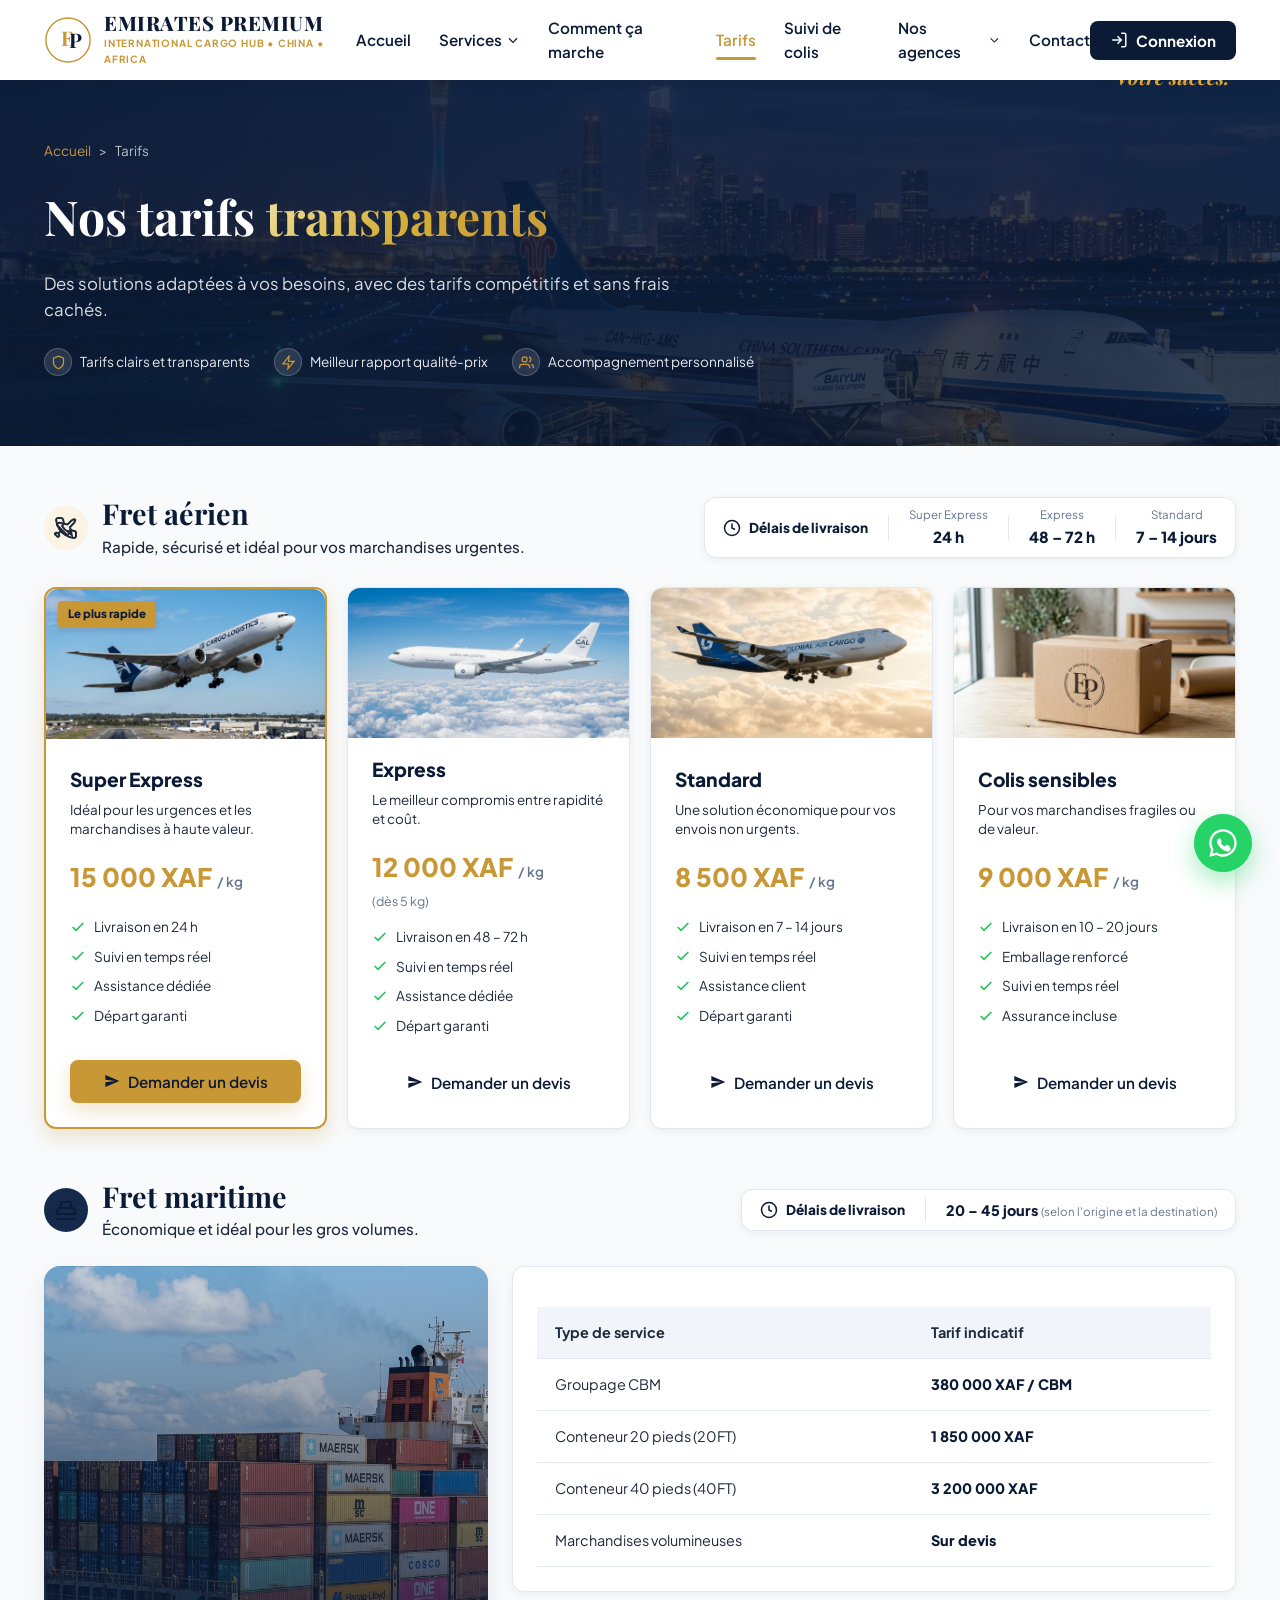
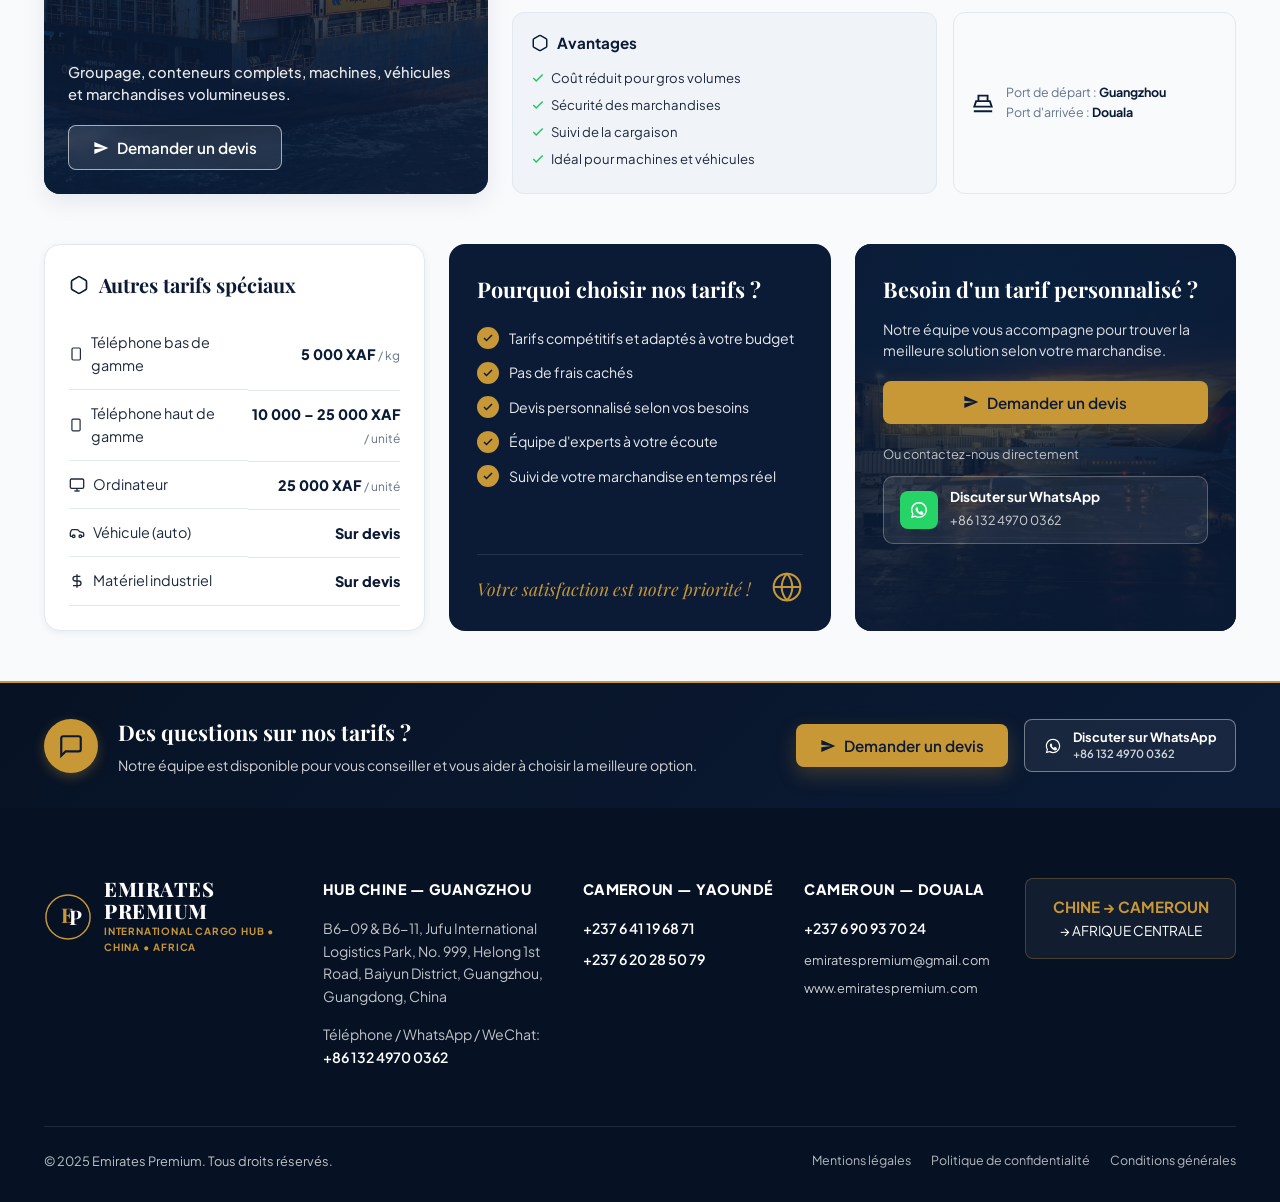
<file: tarifs.html>
<!DOCTYPE html>
<html lang="fr">
<head>
  <meta charset="UTF-8">
  <meta name="viewport" content="width=device-width, initial-scale=1.0">
  <title>Nos Tarifs Transparents - Emirates Premium Cargo</title>
  <meta name="description" content="Découvrez nos tarifs de fret aérien et maritime clairs, transparents et sans frais cachés pour vos expéditions de la Chine vers le Cameroun.">
  
  <link rel="preconnect" href="https://fonts.googleapis.com">
  <link rel="preconnect" href="https://fonts.gstatic.com" crossorigin>
  <link href="https://fonts.googleapis.com/css2?family=Playfair+Display:ital,wght@0,600;0,700;0,800;1,600&family=Plus+Jakarta+Sans:wght@400;500;600;700;800&display=swap" rel="stylesheet">
  <link rel="stylesheet" href="style.css">
</head>
<body>

  <!-- HEADER -->
  <header class="navbar-header" id="navbar">
    <div class="container nav-container">
      <a href="index.html" class="brand-logo">
        <div class="logo-monogram">
          <svg viewBox="0 0 100 100" class="ep-logo-svg">
            <circle cx="50" cy="50" r="46" fill="none" stroke="#C89736" stroke-width="3"/>
            <text x="35" y="62" font-family="'Playfair Display', serif" font-weight="700" font-size="42" fill="#C89736">E</text>
            <text x="52" y="66" font-family="'Playfair Display', serif" font-weight="700" font-size="42" fill="#0B1B36">P</text>
          </svg>
        </div>
        <div class="logo-text-group">
          <span class="brand-title">EMIRATES PREMIUM</span>
          <span class="brand-subtitle">INTERNATIONAL CARGO HUB • CHINA • AFRICA</span>
        </div>
      </a>

      <nav class="nav-menu" id="navMenu">
        <ul class="nav-list">
          <li class="nav-item"><a href="index.html" class="nav-link">Accueil</a></li>
          <li class="nav-item dropdown">
            <a href="services.html" class="nav-link">Services <svg class="dropdown-icon" viewBox="0 0 24 24" width="14" height="14"><path fill="none" stroke="currentColor" stroke-width="2" d="M19 9l-7 7-7-7"/></svg></a>
            <div class="dropdown-menu">
              <a href="services.html#fret-aerien">Fret aérien</a>
              <a href="services.html#fret-maritime">Fret maritime</a>
              <a href="services.html#sourcing">Sourcing Chine</a>
              <a href="services.html#automobile">Automobile Premium</a>
              <a href="services.html#trucks">Trucks & Equipment</a>
              <a href="services.html#emballage">Emballage sécurisé</a>
              <a href="services.html#porte-a-porte">Porte-à-porte</a>
              <a href="services.html#consulting">Money Exchange & Consulting</a>
            </div>
          </li>
          <li class="nav-item"><a href="comment-ca-marche.html" class="nav-link">Comment ça marche</a></li>
          <li class="nav-item active"><a href="tarifs.html" class="nav-link">Tarifs</a></li>
          <li class="nav-item"><a href="suivi.html" class="nav-link">Suivi de colis</a></li>
          <li class="nav-item dropdown">
            <a href="#" class="nav-link">Nos agences <svg class="dropdown-icon" viewBox="0 0 24 24" width="14" height="14"><path fill="none" stroke="currentColor" stroke-width="2" d="M19 9l-7 7-7-7"/></svg></a>
            <div class="dropdown-menu">
              <a href="adresse-chine.html">🇨🇳 Chine (Hub Guangzhou)</a>
              <a href="agences.html">🇨🇲 Cameroun (Yaoundé & Douala)</a>
            </div>
          </li>
          <li class="nav-item"><a href="#contact" class="nav-link">Contact</a></li>
        </ul>
      </nav>

      <div class="nav-actions">
        <button class="btn btn-navy btn-espace" id="btnConnexion" onclick="openAuthModal('login')">
          <svg viewBox="0 0 24 24" width="18" height="18" fill="none" stroke="currentColor" stroke-width="2"><path d="M15 3h4a2 2 0 0 1 2 2v14a2 2 0 0 1-2 2h-4"/><polyline points="10 17 15 12 10 7"/><line x1="15" y1="12" x2="3" y2="12"/></svg>
          <span>Connexion</span>
        </button>
        <button class="mobile-toggle" id="mobileToggle" aria-label="Toggle navigation">
          <span></span><span></span><span></span>
        </button>
      </div>
    </div>
  </header>

  <!-- PAGE HERO BANNER WITH REPLICA SLOGAN -->
  <section class="page-hero-banner banner-tarifs">
    <div class="container banner-tarifs-wrap">
      <div class="hero-slogan-handwriting">
        <span>Votre cargo.</span>
        <span>Notre priorité.</span>
        <span class="gold-italic">Votre succès.</span>
      </div>

      <div class="breadcrumb">
        <a href="index.html">Accueil</a> <span class="sep">&gt;</span> <span>Tarifs</span>
      </div>
      <h1 class="page-title">Nos tarifs <span class="text-gold-gradient">transparents</span></h1>
      <p class="page-subtitle">
        Des solutions adaptées à vos besoins, avec des tarifs compétitifs et sans frais cachés.
      </p>

      <div class="page-hero-pills">
        <div class="hero-pill-item">
          <span class="feature-icon-circle" style="width:28px; height:28px;">
            <svg viewBox="0 0 24 24" width="15" height="15" fill="none" stroke="currentColor" stroke-width="2"><path d="M12 22s8-4 8-10V5l-8-3-8 3v7c0 6 8 10 8 10z"/></svg>
          </span>
          <span>Tarifs clairs et transparents</span>
        </div>
        <div class="hero-pill-item">
          <span class="feature-icon-circle" style="width:28px; height:28px;">
            <svg viewBox="0 0 24 24" width="15" height="15" fill="none" stroke="currentColor" stroke-width="2"><path d="M13 2L3 14h9l-1 8 10-12h-9l1-8z"/></svg>
          </span>
          <span>Meilleur rapport qualité-prix</span>
        </div>
        <div class="hero-pill-item">
          <span class="feature-icon-circle" style="width:28px; height:28px;">
            <svg viewBox="0 0 24 24" width="15" height="15" fill="none" stroke="currentColor" stroke-width="2"><path d="M17 21v-2a4 4 0 0 0-4-4H5a4 4 0 0 0-4 4v2"/><circle cx="9" cy="7" r="4"/><path d="M23 21v-2a4 4 0 0 0-3-3.87"/><path d="M16 3.13a4 4 0 0 1 0 7.75"/></svg>
          </span>
          <span>Accompagnement personnalisé</span>
        </div>
      </div>
    </div>
  </section>

  <!-- MAIN PRICING SECTION -->
  <section class="pricing-section" style="padding: 50px 0;">
    <div class="container">
      
      <!-- FRET AÉRIEN SECTION -->
      <div style="display: flex; align-items: center; justify-content: space-between; flex-wrap: wrap; gap: 20px; margin-bottom: 28px;">
        <div style="display: flex; align-items: center; gap: 14px;">
          <div style="width: 44px; height: 44px; border-radius: 50%; background-color: var(--color-gold-light); display: flex; align-items: center; justify-content: center; color: var(--color-gold-dark);">
            <svg viewBox="0 0 24 24" width="24" height="24" fill="none" stroke="currentColor" stroke-width="2"><path d="M22 16.92v3a2 2 0 0 1-2.18 2 19.79 19.79 0 0 1-8.63-3.07 19.5 19.5 0 0 1-6-6 19.79 19.79 0 0 1-3.07-8.67A2 2 0 0 1 4.11 2h3a2 2 0 0 1 2 1.72 12.84 12.84 0 0 0 .7 2.81 2 2 0 0 1-.45 2.11L8.09 9.91a16 16 0 0 0 6 6l1.27-1.27a2 2 0 0 1 2.11-.45 12.84 12.84 0 0 0 2.81.7A2 2 0 0 1 22 16.92z" hidden/><path d="M17.8 19.2L16 11l3.5-3.5C21 6 21.5 4 21 3.5c-.5-.5-2.5 0-4 1.5L13.5 8.5 5.3 6.7c-.5-.1-1 .1-1.3.5l-.8.8c-.3.3-.3.9 0 1.2l4.8 4.8-3.4 3.4-2.1-.7c-.3-.1-.7 0-.9.2l-.6.6c-.2.2-.2.6 0 .8l2.6 2.6c.2.2.6.2.8 0l.6-.6c.2-.2.3-.6.2-.9l-.7-2.1 3.4-3.4 4.8 4.8c.3.3.9.3 1.2 0l.8-.8c.4-.3.6-.8.5-1.3z" fill="none" stroke="currentColor" stroke-width="2"/></svg>
          </div>
          <div>
            <h2 style="font-family: var(--font-serif); font-size: 1.8rem; color: var(--color-navy); margin: 0; line-height: 1.2;">Fret aérien</h2>
            <p style="margin: 4px 0 0; color: var(--color-gray-600); font-size: 0.95rem; font-weight: 500;">Rapide, sécurisé et idéal pour vos marchandises urgentes.</p>
          </div>
        </div>

        <div class="delais-box">
          <div class="delais-title">
            <svg viewBox="0 0 24 24" width="18" height="18" fill="none" stroke="currentColor" stroke-width="2"><circle cx="12" cy="12" r="10"/><polyline points="12 6 12 12 16 14"/></svg>
            <span>Délais de livraison</span>
          </div>
          <div style="height: 24px; width: 1px; background-color: var(--color-gray-200);"></div>
          <div class="delais-item">
            <span class="label">Super Express</span>
            <span class="val">24 h</span>
          </div>
          <div style="height: 24px; width: 1px; background-color: var(--color-gray-200);"></div>
          <div class="delais-item">
            <span class="label">Express</span>
            <span class="val">48 – 72 h</span>
          </div>
          <div style="height: 24px; width: 1px; background-color: var(--color-gray-200);"></div>
          <div class="delais-item">
            <span class="label">Standard</span>
            <span class="val">7 – 14 jours</span>
          </div>
        </div>
      </div>

      <!-- 4 AIR PRICING CARDS -->
      <div class="pricing-grid" style="margin-bottom: 50px;">
        
        <!-- Card 1: Super Express -->
        <div class="price-card popular" style="border: 2px solid var(--color-gold);">
          <div class="price-card-header-img">
            <span class="badge-le-plus-rapide">Le plus rapide</span>
            <img src="air_super_express.jpg" alt="Super Express" class="price-card-img-top">
          </div>
          <div>
            <h4 style="font-family: var(--font-sans); font-weight: 800; font-size: 1.2rem; color: var(--color-navy); margin-bottom: 6px;">Super Express</h4>
            <p style="font-size: 0.84rem; color: var(--color-gray-600); min-height: 40px; line-height: 1.4;">Idéal pour les urgences et les marchandises à haute valeur.</p>
            
            <div class="price-val" style="margin: 16px 0 18px;">15 000 XAF <span style="font-size: 0.85rem; color: var(--color-gray-500); font-weight: 600;">/ kg</span></div>
            
            <ul class="price-features" style="margin-bottom: 24px;">
              <li><svg viewBox="0 0 24 24" width="16" height="16" fill="none" stroke="#22C55E" stroke-width="2.5"><polyline points="20 6 9 17 4 12"/></svg> Livraison en 24 h</li>
              <li><svg viewBox="0 0 24 24" width="16" height="16" fill="none" stroke="#22C55E" stroke-width="2.5"><polyline points="20 6 9 17 4 12"/></svg> Suivi en temps réel</li>
              <li><svg viewBox="0 0 24 24" width="16" height="16" fill="none" stroke="#22C55E" stroke-width="2.5"><polyline points="20 6 9 17 4 12"/></svg> Assistance dédiée</li>
              <li><svg viewBox="0 0 24 24" width="16" height="16" fill="none" stroke="#22C55E" stroke-width="2.5"><polyline points="20 6 9 17 4 12"/></svg> Départ garanti</li>
            </ul>
          </div>
          <button class="btn btn-gold btn-block" style="display: flex; align-items: center; justify-content: center; gap: 8px;" onclick="openDevisModal()">
            <svg viewBox="0 0 24 24" width="16" height="16" fill="currentColor"><path d="M2.01 21L23 12 2.01 3 2 10l15 2-15 2z"/></svg>
            Demander un devis
          </button>
        </div>

        <!-- Card 2: Express -->
        <div class="price-card">
          <div class="price-card-header-img">
            <img src="air_express.jpg" alt="Express" class="price-card-img-top">
          </div>
          <div>
            <h4 style="font-family: var(--font-sans); font-weight: 800; font-size: 1.2rem; color: var(--color-navy); margin-bottom: 6px;">Express</h4>
            <p style="font-size: 0.84rem; color: var(--color-gray-600); min-height: 40px; line-height: 1.4;">Le meilleur compromis entre rapidité et coût.</p>
            
            <div class="price-val" style="margin: 16px 0 4px;">12 000 XAF <span style="font-size: 0.85rem; color: var(--color-gray-500); font-weight: 600;">/ kg</span></div>
            <div style="font-size: 0.78rem; color: var(--color-gray-500); margin-bottom: 14px;">(dès 5 kg)</div>
            
            <ul class="price-features" style="margin-bottom: 24px;">
              <li><svg viewBox="0 0 24 24" width="16" height="16" fill="none" stroke="#22C55E" stroke-width="2.5"><polyline points="20 6 9 17 4 12"/></svg> Livraison en 48 – 72 h</li>
              <li><svg viewBox="0 0 24 24" width="16" height="16" fill="none" stroke="#22C55E" stroke-width="2.5"><polyline points="20 6 9 17 4 12"/></svg> Suivi en temps réel</li>
              <li><svg viewBox="0 0 24 24" width="16" height="16" fill="none" stroke="#22C55E" stroke-width="2.5"><polyline points="20 6 9 17 4 12"/></svg> Assistance dédiée</li>
              <li><svg viewBox="0 0 24 24" width="16" height="16" fill="none" stroke="#22C55E" stroke-width="2.5"><polyline points="20 6 9 17 4 12"/></svg> Départ garanti</li>
            </ul>
          </div>
          <button class="btn btn-navy-outline btn-block" style="display: flex; align-items: center; justify-content: center; gap: 8px; border: 1px solid var(--color-gray-300); color: var(--color-navy); background: transparent;" onclick="openDevisModal()">
            <svg viewBox="0 0 24 24" width="16" height="16" fill="currentColor"><path d="M2.01 21L23 12 2.01 3 2 10l15 2-15 2z"/></svg>
            Demander un devis
          </button>
        </div>

        <!-- Card 3: Standard -->
        <div class="price-card">
          <div class="price-card-header-img">
            <img src="air_standard.jpg" alt="Standard" class="price-card-img-top">
          </div>
          <div>
            <h4 style="font-family: var(--font-sans); font-weight: 800; font-size: 1.2rem; color: var(--color-navy); margin-bottom: 6px;">Standard</h4>
            <p style="font-size: 0.84rem; color: var(--color-gray-600); min-height: 40px; line-height: 1.4;">Une solution économique pour vos envois non urgents.</p>
            
            <div class="price-val" style="margin: 16px 0 18px;">8 500 XAF <span style="font-size: 0.85rem; color: var(--color-gray-500); font-weight: 600;">/ kg</span></div>
            
            <ul class="price-features" style="margin-bottom: 24px;">
              <li><svg viewBox="0 0 24 24" width="16" height="16" fill="none" stroke="#22C55E" stroke-width="2.5"><polyline points="20 6 9 17 4 12"/></svg> Livraison en 7 – 14 jours</li>
              <li><svg viewBox="0 0 24 24" width="16" height="16" fill="none" stroke="#22C55E" stroke-width="2.5"><polyline points="20 6 9 17 4 12"/></svg> Suivi en temps réel</li>
              <li><svg viewBox="0 0 24 24" width="16" height="16" fill="none" stroke="#22C55E" stroke-width="2.5"><polyline points="20 6 9 17 4 12"/></svg> Assistance client</li>
              <li><svg viewBox="0 0 24 24" width="16" height="16" fill="none" stroke="#22C55E" stroke-width="2.5"><polyline points="20 6 9 17 4 12"/></svg> Départ garanti</li>
            </ul>
          </div>
          <button class="btn btn-navy-outline btn-block" style="display: flex; align-items: center; justify-content: center; gap: 8px; border: 1px solid var(--color-gray-300); color: var(--color-navy); background: transparent;" onclick="openDevisModal()">
            <svg viewBox="0 0 24 24" width="16" height="16" fill="currentColor"><path d="M2.01 21L23 12 2.01 3 2 10l15 2-15 2z"/></svg>
            Demander un devis
          </button>
        </div>

        <!-- Card 4: Colis sensibles -->
        <div class="price-card">
          <div class="price-card-header-img">
            <img src="air_colis.jpg" alt="Colis sensibles" class="price-card-img-top">
          </div>
          <div>
            <h4 style="font-family: var(--font-sans); font-weight: 800; font-size: 1.2rem; color: var(--color-navy); margin-bottom: 6px;">Colis sensibles</h4>
            <p style="font-size: 0.84rem; color: var(--color-gray-600); min-height: 40px; line-height: 1.4;">Pour vos marchandises fragiles ou de valeur.</p>
            
            <div class="price-val" style="margin: 16px 0 18px;">9 000 XAF <span style="font-size: 0.85rem; color: var(--color-gray-500); font-weight: 600;">/ kg</span></div>
            
            <ul class="price-features" style="margin-bottom: 24px;">
              <li><svg viewBox="0 0 24 24" width="16" height="16" fill="none" stroke="#22C55E" stroke-width="2.5"><polyline points="20 6 9 17 4 12"/></svg> Livraison en 10 – 20 jours</li>
              <li><svg viewBox="0 0 24 24" width="16" height="16" fill="none" stroke="#22C55E" stroke-width="2.5"><polyline points="20 6 9 17 4 12"/></svg> Emballage renforcé</li>
              <li><svg viewBox="0 0 24 24" width="16" height="16" fill="none" stroke="#22C55E" stroke-width="2.5"><polyline points="20 6 9 17 4 12"/></svg> Suivi en temps réel</li>
              <li><svg viewBox="0 0 24 24" width="16" height="16" fill="none" stroke="#22C55E" stroke-width="2.5"><polyline points="20 6 9 17 4 12"/></svg> Assurance incluse</li>
            </ul>
          </div>
          <button class="btn btn-navy-outline btn-block" style="display: flex; align-items: center; justify-content: center; gap: 8px; border: 1px solid var(--color-gray-300); color: var(--color-navy); background: transparent;" onclick="openDevisModal()">
            <svg viewBox="0 0 24 24" width="16" height="16" fill="currentColor"><path d="M2.01 21L23 12 2.01 3 2 10l15 2-15 2z"/></svg>
            Demander un devis
          </button>
        </div>

      </div>

      <!-- FRET MARITIME SECTION -->
      <div style="display: flex; align-items: center; justify-content: space-between; flex-wrap: wrap; gap: 20px; margin-bottom: 24px;">
        <div style="display: flex; align-items: center; gap: 14px;">
          <div style="width: 44px; height: 44px; border-radius: 50%; background-color: var(--color-navy-light); display: flex; align-items: center; justify-content: center; color: var(--color-navy);">
            <svg viewBox="0 0 24 24" width="24" height="24" fill="none" stroke="currentColor" stroke-width="2"><path d="M2 21h20M2.5 16h19l-2-6H4.5l-2 6zM7 10V4h10v6"/></svg>
          </div>
          <div>
            <h2 style="font-family: var(--font-serif); font-size: 1.8rem; color: var(--color-navy); margin: 0; line-height: 1.2;">Fret maritime</h2>
            <p style="margin: 4px 0 0; color: var(--color-gray-600); font-size: 0.95rem; font-weight: 500;">Économique et idéal pour les gros volumes.</p>
          </div>
        </div>

        <div class="delais-box">
          <div class="delais-title">
            <svg viewBox="0 0 24 24" width="18" height="18" fill="none" stroke="currentColor" stroke-width="2"><circle cx="12" cy="12" r="10"/><polyline points="12 6 12 12 16 14"/></svg>
            <span>Délais de livraison</span>
          </div>
          <div style="height: 24px; width: 1px; background-color: var(--color-gray-200);"></div>
          <div class="delais-item">
            <span class="val" style="font-size: 0.9rem;">20 – 45 jours <span style="font-size: 0.72rem; color: var(--color-gray-500); font-weight: 400;">(selon l'origine et la destination)</span></span>
          </div>
        </div>
      </div>

      <!-- FRET MARITIME 2-COLUMN GRID -->
      <div class="maritime-grid-container" style="margin-bottom: 50px;">
        
        <!-- Left Image Card -->
        <div class="maritime-visual-card" style="background-image: url('cargo_ship_thumb.jpg');">
          <div class="maritime-visual-overlay"></div>
          <div class="maritime-visual-content">
            <p>Groupage, conteneurs complets, machines, véhicules et marchandises volumineuses.</p>
            <button class="btn btn-outline-white" style="border: 1px solid rgba(255,255,255,0.6); color: #FFF; background: rgba(255,255,255,0.1); backdrop-filter: blur(4px); display: inline-flex; align-items: center; gap: 8px;" onclick="openDevisModal()">
              <svg viewBox="0 0 24 24" width="16" height="16" fill="currentColor"><path d="M2.01 21L23 12 2.01 3 2 10l15 2-15 2z"/></svg>
              Demander un devis
            </button>
          </div>
        </div>

        <!-- Right Table & Detail Cards -->
        <div class="maritime-details-col">
          <div class="pricing-table-card" style="margin-bottom: 0; box-shadow: var(--shadow-sm); border: 1px solid var(--color-gray-200);">
            <table class="table-custom" style="width: 100%; font-size: 0.9rem;">
              <thead>
                <tr style="background-color: #F8FAFC;">
                  <th style="padding: 14px 18px; color: var(--color-gray-700); font-weight: 700;">Type de service</th>
                  <th style="padding: 14px 18px; color: var(--color-gray-700); font-weight: 700;">Tarif indicatif</th>
                </tr>
              </thead>
              <tbody>
                <tr>
                  <td style="padding: 14px 18px;">Groupage CBM</td>
                  <td style="padding: 14px 18px; font-weight: 800; color: var(--color-navy);">380 000 XAF / CBM</td>
                </tr>
                <tr>
                  <td style="padding: 14px 18px;">Conteneur 20 pieds (20FT)</td>
                  <td style="padding: 14px 18px; font-weight: 800; color: var(--color-navy);">1 850 000 XAF</td>
                </tr>
                <tr>
                  <td style="padding: 14px 18px;">Conteneur 40 pieds (40FT)</td>
                  <td style="padding: 14px 18px; font-weight: 800; color: var(--color-navy);">3 200 000 XAF</td>
                </tr>
                <tr>
                  <td style="padding: 14px 18px;">Marchandises volumineuses</td>
                  <td style="padding: 14px 18px; font-weight: 800; color: var(--color-navy);">Sur devis</td>
                </tr>
              </tbody>
            </table>
          </div>

          <div class="maritime-info-boxes">
            <!-- Avantages Box -->
            <div class="advantages-box">
              <h4>
                <svg viewBox="0 0 24 24" width="18" height="18" fill="none" stroke="currentColor" stroke-width="2"><path d="M21 16V8a2 2 0 0 0-1-1.73l-7-4a2 2 0 0 0-2 0l-7 4A2 2 0 0 0 3 8v8a2 2 0 0 0 1 1.73l7 4a2 2 0 0 0 2 0l7-4A2 2 0 0 0 21 16z"/></svg>
                Avantages
              </h4>
              <ul class="advantages-list">
                <li><svg viewBox="0 0 24 24" width="14" height="14" fill="none" stroke="#22C55E" stroke-width="2.5"><polyline points="20 6 9 17 4 12"/></svg> Coût réduit pour gros volumes</li>
                <li><svg viewBox="0 0 24 24" width="14" height="14" fill="none" stroke="#22C55E" stroke-width="2.5"><polyline points="20 6 9 17 4 12"/></svg> Sécurité des marchandises</li>
                <li><svg viewBox="0 0 24 24" width="14" height="14" fill="none" stroke="#22C55E" stroke-width="2.5"><polyline points="20 6 9 17 4 12"/></svg> Suivi de la cargaison</li>
                <li><svg viewBox="0 0 24 24" width="14" height="14" fill="none" stroke="#22C55E" stroke-width="2.5"><polyline points="20 6 9 17 4 12"/></svg> Idéal pour machines et véhicules</li>
              </ul>
            </div>

            <!-- Route Box -->
            <div class="port-route-card">
              <div class="port-route-item">
                <svg viewBox="0 0 24 24" width="22" height="22" fill="none" stroke="currentColor" stroke-width="2"><path d="M2 21h20M2.5 16h19l-2-6H4.5l-2 6zM7 10V4h10v6"/></svg>
                <div>
                  <div style="font-size: 0.78rem; color: var(--color-gray-500);">Port de départ : <strong style="color: var(--color-navy);">Guangzhou</strong></div>
                  <div style="font-size: 0.78rem; color: var(--color-gray-500);">Port d'arrivée : <strong style="color: var(--color-navy);">Douala</strong></div>
                </div>
              </div>
            </div>
          </div>

        </div>
      </div>

      <!-- 3-COLUMN GRID: AUTRES TARIFS, POURQUOI CHOISIR, BESOIN TARIF -->
      <div class="tarifs-3col-grid">
        
        <!-- Col 1: Autres tarifs spéciaux -->
        <div class="pricing-table-card" style="margin-bottom: 0; box-shadow: var(--shadow-sm); border: 1px solid var(--color-gray-200); border-radius: 16px; padding: 24px;">
          <h4 style="font-family: var(--font-serif); font-size: 1.25rem; color: var(--color-navy); margin-bottom: 18px; display: flex; align-items: center; gap: 10px;">
            <svg viewBox="0 0 24 24" width="20" height="20" fill="none" stroke="currentColor" stroke-width="2"><path d="M21 16V8a2 2 0 0 0-1-1.73l-7-4a2 2 0 0 0-2 0l-7 4A2 2 0 0 0 3 8v8a2 2 0 0 0 1 1.73l7 4a2 2 0 0 0 2 0l7-4A2 2 0 0 0 21 16z"/></svg>
            Autres tarifs spéciaux
          </h4>
          <table class="table-custom" style="width: 100%; font-size: 0.85rem;">
            <tbody>
              <tr>
                <td style="padding: 12px 0; display: flex; align-items: center; gap: 8px;">
                  <svg viewBox="0 0 24 24" width="16" height="16" fill="none" stroke="currentColor" stroke-width="2"><rect x="5" y="2" width="14" height="20" rx="2" ry="2"/><line x1="12" y1="18" x2="12.01" y2="18"/></svg>
                  Téléphone bas de gamme
                </td>
                <td style="padding: 12px 0; font-weight: 800; color: var(--color-navy); text-align: right;">5 000 XAF <span style="font-weight: 400; color: var(--color-gray-500); font-size: 0.75rem;">/ kg</span></td>
              </tr>
              <tr>
                <td style="padding: 12px 0; display: flex; align-items: center; gap: 8px;">
                  <svg viewBox="0 0 24 24" width="16" height="16" fill="none" stroke="currentColor" stroke-width="2"><rect x="5" y="2" width="14" height="20" rx="2" ry="2"/><line x1="12" y1="18" x2="12.01" y2="18"/></svg>
                  Téléphone haut de gamme
                </td>
                <td style="padding: 12px 0; font-weight: 800; color: var(--color-navy); text-align: right;">10 000 – 25 000 XAF <span style="font-weight: 400; color: var(--color-gray-500); font-size: 0.75rem;">/ unité</span></td>
              </tr>
              <tr>
                <td style="padding: 12px 0; display: flex; align-items: center; gap: 8px;">
                  <svg viewBox="0 0 24 24" width="16" height="16" fill="none" stroke="currentColor" stroke-width="2"><rect x="2" y="3" width="20" height="14" rx="2" ry="2"/><line x1="8" y1="21" x2="16" y2="21"/><line x1="12" y1="17" x2="12" y2="21"/></svg>
                  Ordinateur
                </td>
                <td style="padding: 12px 0; font-weight: 800; color: var(--color-navy); text-align: right;">25 000 XAF <span style="font-weight: 400; color: var(--color-gray-500); font-size: 0.75rem;">/ unité</span></td>
              </tr>
              <tr>
                <td style="padding: 12px 0; display: flex; align-items: center; gap: 8px;">
                  <svg viewBox="0 0 24 24" width="16" height="16" fill="none" stroke="currentColor" stroke-width="2"><path d="M19 17h2c.6 0 1-.4 1-1v-3c0-.9-.7-1.7-1.5-1.9C18.7 10.6 16 10 16 10s-1.3-1.4-2.2-2.3c-.5-.4-1.1-.7-1.8-.7H5c-.6 0-1.1.4-1.4.9l-1.4 2.9C2 11.2 2 11.6 2 12v4c0 .6.4 1 1 1h2"/><circle cx="7" cy="17" r="2"/><circle cx="17" cy="17" r="2"/></svg>
                  Véhicule (auto)
                </td>
                <td style="padding: 12px 0; font-weight: 800; color: var(--color-navy); text-align: right;">Sur devis</td>
              </tr>
              <tr>
                <td style="padding: 12px 0; display: flex; align-items: center; gap: 8px;">
                  <svg viewBox="0 0 24 24" width="16" height="16" fill="none" stroke="currentColor" stroke-width="2"><path d="M12 2v20M17 5H9.5a3.5 3.5 0 0 0 0 7h5a3.5 3.5 0 0 1 0 7H6"/></svg>
                  Matériel industriel
                </td>
                <td style="padding: 12px 0; font-weight: 800; color: var(--color-navy); text-align: right;">Sur devis</td>
              </tr>
            </tbody>
          </table>
        </div>

        <!-- Col 2: Pourquoi choisir nos tarifs ? -->
        <div class="pourquoi-card-navy">
          <div>
            <h3>Pourquoi choisir nos tarifs ?</h3>
            <ul class="pourquoi-list">
              <li>
                <span class="pourquoi-check-icon">
                  <svg viewBox="0 0 24 24" width="12" height="12" fill="none" stroke="currentColor" stroke-width="3"><polyline points="20 6 9 17 4 12"/></svg>
                </span>
                Tarifs compétitifs et adaptés à votre budget
              </li>
              <li>
                <span class="pourquoi-check-icon">
                  <svg viewBox="0 0 24 24" width="12" height="12" fill="none" stroke="currentColor" stroke-width="3"><polyline points="20 6 9 17 4 12"/></svg>
                </span>
                Pas de frais cachés
              </li>
              <li>
                <span class="pourquoi-check-icon">
                  <svg viewBox="0 0 24 24" width="12" height="12" fill="none" stroke="currentColor" stroke-width="3"><polyline points="20 6 9 17 4 12"/></svg>
                </span>
                Devis personnalisé selon vos besoins
              </li>
              <li>
                <span class="pourquoi-check-icon">
                  <svg viewBox="0 0 24 24" width="12" height="12" fill="none" stroke="currentColor" stroke-width="3"><polyline points="20 6 9 17 4 12"/></svg>
                </span>
                Équipe d'experts à votre écoute
              </li>
              <li>
                <span class="pourquoi-check-icon">
                  <svg viewBox="0 0 24 24" width="12" height="12" fill="none" stroke="currentColor" stroke-width="3"><polyline points="20 6 9 17 4 12"/></svg>
                </span>
                Suivi de votre marchandise en temps réel
              </li>
            </ul>
          </div>

          <div class="pourquoi-footer-handwriting">
            <span>Votre satisfaction est notre priorité !</span>
            <svg viewBox="0 0 24 24" width="32" height="32" fill="none" stroke="#C89736" stroke-width="1.5"><circle cx="12" cy="12" r="10"/><path d="M2 12h20M12 2a15.3 15.3 0 0 1 4 10 15.3 15.3 0 0 1-4 10 15.3 15.3 0 0 1-4-10 15.3 15.3 0 0 1 4-10z"/></svg>
          </div>
        </div>

        <!-- Col 3: Besoin d'un tarif personnalisé ? -->
        <div class="custom-devis-card" style="background-image: url('custom_devis_bg.jpg');">
          <div class="custom-devis-overlay"></div>
          <div class="custom-devis-content">
            <h3>Besoin d'un tarif personnalisé ?</h3>
            <p>Notre équipe vous accompagne pour trouver la meilleure solution selon votre marchandise.</p>
            
            <button class="btn btn-gold btn-block" style="display: flex; align-items: center; justify-content: center; gap: 8px; margin-bottom: 20px;" onclick="openDevisModal()">
              <svg viewBox="0 0 24 24" width="16" height="16" fill="currentColor"><path d="M2.01 21L23 12 2.01 3 2 10l15 2-15 2z"/></svg>
              Demander un devis
            </button>

            <div style="font-size: 0.8rem; color: rgba(255,255,255,0.7); text-align: left; margin-bottom: 6px;">Ou contactez-nous directement</div>
            
            <a href="https://wa.me/8613249700362" target="_blank" class="whatsapp-card-pill">
              <div class="wa-icon-box">
                <svg viewBox="0 0 100 100" width="22" height="22"><path d="M50 14C30.1 14 14 30.1 14 50c0 6.3 1.6 12.3 4.7 17.6L14 86l18.9-4.6C38 84.3 43.9 86 50 86c19.9 0 36-16.1 36-36S69.9 14 50 14zm0 65.7c-5.4 0-10.7-1.4-15.3-4.1l-1.1-.6-11.4 2.8 3-11.1-.7-1.1C21.6 60.9 20 55.6 20 50c0-16.5 13.5-30 30-30s30 13.5 30 30-13.5 29.7-30 29.7zm16.5-22.3c-.9-.4-5.3-2.6-6.1-2.9-.8-.3-1.4-.4-2 .4-.6.9-2.3 2.9-2.8 3.5-.5.6-1 .7-1.9.2-3.9-1.9-6.5-3.4-9.1-7.9-.7-1.2.7-1.1 1.9-3.5.2-.4.1-.8-.1-1.2-.2-.4-2-4.8-2.7-6.6-.7-1.7-1.4-1.5-2-1.5h-1.7c-.6 0-1.6.2-2.4 1.1-.8.9-3.2 3.1-3.2 7.6s3.3 8.8 3.7 9.4c.5.6 6.4 9.8 15.6 13.8 6.9 3 8.3 2.4 9.8 2.3 1.5-.1 5.3-2.2 6.1-4.3.7-2.1.7-3.9.5-4.3-.3-.4-.9-.6-1.8-1.1z" fill="#FFFFFF"/></svg>
              </div>
              <div>
                <strong>Discuter sur WhatsApp</strong>
                <span>+86 132 4970 0362</span>
              </div>
            </a>
          </div>
        </div>

      </div>

    </div>
  </section>

  <!-- CTA BANNER -->
  <section class="cta-banner-replica">
    <div class="container">
      <div class="cta-banner-flex">
        <div class="cta-banner-left">
          <div class="cta-icon-gold-circle">
            <svg viewBox="0 0 24 24" width="26" height="26" fill="none" stroke="currentColor" stroke-width="2"><path d="M21 15a2 2 0 0 1-2 2H7l-4 4V5a2 2 0 0 1 2-2h14a2 2 0 0 1 2 2z"/></svg>
          </div>
          <div>
            <h3 style="font-family: var(--font-serif); font-size: 1.35rem; color: var(--color-white); margin-bottom: 4px;">Des questions sur nos tarifs ?</h3>
            <p style="margin: 0; font-size: 0.88rem; color: rgba(255, 255, 255, 0.8);">Notre équipe est disponible pour vous conseiller et vous aider à choisir la meilleure option.</p>
          </div>
        </div>
        <div class="cta-banner-right">
          <button class="btn btn-gold" onclick="openDevisModal()" style="display: inline-flex; align-items: center; gap: 8px;">
            <svg viewBox="0 0 24 24" width="16" height="16" fill="currentColor"><path d="M2.01 21L23 12 2.01 3 2 10l15 2-15 2z"/></svg>
            Demander un devis
          </button>
          <a href="https://wa.me/8613249700362" target="_blank" class="btn" style="border: 1px solid rgba(255,255,255,0.4); color: var(--color-white); background: rgba(255,255,255,0.06); display: inline-flex; align-items: center; gap: 10px; padding: 10px 18px; border-radius: 8px; text-decoration: none;">
            <svg viewBox="0 0 100 100" width="20" height="20"><path d="M50 14C30.1 14 14 30.1 14 50c0 6.3 1.6 12.3 4.7 17.6L14 86l18.9-4.6C38 84.3 43.9 86 50 86c19.9 0 36-16.1 36-36S69.9 14 50 14zm0 65.7c-5.4 0-10.7-1.4-15.3-4.1l-1.1-.6-11.4 2.8 3-11.1-.7-1.1C21.6 60.9 20 55.6 20 50c0-16.5 13.5-30 30-30s30 13.5 30 30-13.5 29.7-30 29.7zm16.5-22.3c-.9-.4-5.3-2.6-6.1-2.9-.8-.3-1.4-.4-2 .4-.6.9-2.3 2.9-2.8 3.5-.5.6-1 .7-1.9.2-3.9-1.9-6.5-3.4-9.1-7.9-.7-1.2.7-1.1 1.9-3.5.2-.4.1-.8-.1-1.2-.2-.4-2-4.8-2.7-6.6-.7-1.7-1.4-1.5-2-1.5h-1.7c-.6 0-1.6.2-2.4 1.1-.8.9-3.2 3.1-3.2 7.6s3.3 8.8 3.7 9.4c.5.6 6.4 9.8 15.6 13.8 6.9 3 8.3 2.4 9.8 2.3 1.5-.1 5.3-2.2 6.1-4.3.7-2.1.7-3.9.5-4.3-.3-.4-.9-.6-1.8-1.1z" fill="#FFFFFF"/></svg>
            <div style="text-align: left; line-height: 1.1;">
              <span style="font-size: 0.8rem; font-weight: 700; display: block;">Discuter sur WhatsApp</span>
              <span style="font-size: 0.7rem; opacity: 0.8;">+86 132 4970 0362</span>
            </div>
          </a>
        </div>
      </div>
    </div>
  </section>

  <!-- FOOTER -->
  <footer class="site-footer" id="contact">
    <div class="container">
      <div class="footer-grid">
        <div class="footer-col footer-brand-col">
          <a href="index.html" class="brand-logo footer-logo">
            <div class="logo-monogram">
              <svg viewBox="0 0 100 100" class="ep-logo-svg">
                <circle cx="50" cy="50" r="46" fill="none" stroke="#C89736" stroke-width="3"/>
                <text x="35" y="62" font-family="'Playfair Display', serif" font-weight="700" font-size="42" fill="#C89736">E</text>
                <text x="52" y="66" font-family="'Playfair Display', serif" font-weight="700" font-size="42" fill="#FFFFFF">P</text>
              </svg>
            </div>
            <div class="logo-text-group">
              <span class="brand-title light">EMIRATES PREMIUM</span>
              <span class="brand-subtitle light">INTERNATIONAL CARGO HUB • CHINA • AFRICA</span>
            </div>
          </a>
        </div>
        <div class="footer-col">
          <h4 class="footer-title">HUB CHINE — GUANGZHOU</h4>
          <p class="footer-address">B6-09 & B6-11, Jufu International Logistics Park, No. 999, Helong 1st Road, Baiyun District, Guangzhou, Guangdong, China</p>
          <p class="footer-contact-item">Téléphone / WhatsApp / WeChat: <strong class="phone-link">+86 132 4970 0362</strong></p>
        </div>
        <div class="footer-col">
          <h4 class="footer-title">CAMEROUN — YAOUNDÉ</h4>
          <p class="footer-contact-item"><a href="tel:+237641196871" class="phone-link">+237 6 41 19 68 71</a></p>
          <p class="footer-contact-item"><a href="tel:+237620285079" class="phone-link">+237 6 20 28 50 79</a></p>
        </div>
        <div class="footer-col">
          <h4 class="footer-title">CAMEROUN — DOUALA</h4>
          <p class="footer-contact-item"><a href="tel:+237690937024" class="phone-link">+237 6 90 93 70 24</a></p>
          <div style="margin-top: 10px;">
            <p class="footer-contact-item" style="font-size: 0.8rem; opacity: 0.8;"><a href="mailto:emiratespremium@gmail.com" style="color: #FFF;">emiratespremium@gmail.com</a></p>
            <p class="footer-contact-item" style="font-size: 0.8rem; opacity: 0.8;"><a href="https://www.emiratespremium.com" style="color: #FFF;">www.emiratespremium.com</a></p>
          </div>
        </div>
        <div class="footer-col footer-route-col">
          <div class="footer-route-pill">
            <strong>CHINE → CAMEROUN</strong><br><span class="sub">→ AFRIQUE CENTRALE</span>
          </div>
        </div>
      </div>
      <div class="footer-bottom">
        <div class="copyright">© 2025 Emirates Premium. Tous droits réservés.</div>
        <div style="display: flex; gap: 20px; font-size: 0.78rem; opacity: 0.7;">
          <a href="#" style="color: #FFF;">Mentions légales</a>
          <a href="#" style="color: #FFF;">Politique de confidentialité</a>
          <a href="#" style="color: #FFF;">Conditions générales</a>
        </div>
      </div>
    </div>
  </footer>

  <!-- FLOATING WHATSAPP BUTTON -->
  <div class="floating-whatsapp-wrap">
    <a href="https://wa.me/8613249700362" target="_blank" class="btn-whatsapp-circle" aria-label="WhatsApp">
      <svg viewBox="0 0 100 100" width="38" height="38"><path d="M50 14C30.1 14 14 30.1 14 50c0 6.3 1.6 12.3 4.7 17.6L14 86l18.9-4.6C38 84.3 43.9 86 50 86c19.9 0 36-16.1 36-36S69.9 14 50 14zm0 65.7c-5.4 0-10.7-1.4-15.3-4.1l-1.1-.6-11.4 2.8 3-11.1-.7-1.1C21.6 60.9 20 55.6 20 50c0-16.5 13.5-30 30-30s30 13.5 30 30-13.5 29.7-30 29.7zm16.5-22.3c-.9-.4-5.3-2.6-6.1-2.9-.8-.3-1.4-.4-2 .4-.6.9-2.3 2.9-2.8 3.5-.5.6-1 .7-1.9.2-3.9-1.9-6.5-3.4-9.1-7.9-.7-1.2.7-1.1 1.9-3.5.2-.4.1-.8-.1-1.2-.2-.4-2-4.8-2.7-6.6-.7-1.7-1.4-1.5-2-1.5h-1.7c-.6 0-1.6.2-2.4 1.1-.8.9-3.2 3.1-3.2 7.6s3.3 8.8 3.7 9.4c.5.6 6.4 9.8 15.6 13.8 6.9 3 8.3 2.4 9.8 2.3 1.5-.1 5.3-2.2 6.1-4.3.7-2.1.7-3.9.5-4.3-.3-.4-.9-.6-1.8-1.1z" fill="#FFFFFF"/></svg>
    </a>
  </div>

  <script src="script.js"></script>
</body>
</html>
</file>
<file: style.css>
/* ==========================================================================
   EMIRATES PREMIUM - CARGO HUB CHINA-AFRICA
   Style Sheet - High Fidelity Pixel Perfect Design System
   ========================================================================== */

:root {
  /* Color Tokens */
  --color-navy: #0B1B36;
  --color-navy-dark: #061124;
  --color-navy-light: #152A4A;
  
  --color-gold: #C89736;
  --color-gold-hover: #b08229;
  --color-gold-light: #FBF4E4;
  --color-gold-bright: #D4AF37;

  --color-white: #FFFFFF;
  --color-bg-light: #F8FAFC;
  --color-gray-100: #F1F5F9;
  --color-gray-200: #E2E8F0;
  --color-gray-500: #64748B;
  --color-gray-800: #1E293B;

  --color-whatsapp: #25D366;

  /* Typography */
  --font-serif: 'Playfair Display', Georgia, serif;
  --font-sans: 'Plus Jakarta Sans', -apple-system, BlinkMacSystemFont, sans-serif;
  --font-handwriting: 'Caveat', cursive;

  /* Shadows */
  --shadow-sm: 0 2px 8px rgba(11, 27, 54, 0.06);
  --shadow-md: 0 8px 24px rgba(11, 27, 54, 0.08);
  --shadow-lg: 0 20px 45px rgba(11, 27, 54, 0.14);
  --shadow-gold: 0 8px 20px rgba(200, 151, 54, 0.25);

  /* Transitions */
  --transition: all 0.3s cubic-bezier(0.16, 1, 0.3, 1);
}

/* ================= RESET & BASE ================= */
* {
  margin: 0;
  padding: 0;
  box-sizing: border-box;
}

html {
  scroll-behavior: smooth;
  font-size: 16px;
}

body {
  font-family: var(--font-sans);
  color: var(--color-gray-800);
  background-color: var(--color-white);
  line-height: 1.6;
  overflow-x: hidden;
  -webkit-font-smoothing: antialiased;
}

a {
  text-decoration: none;
  color: inherit;
  transition: var(--transition);
}

ul {
  list-style: none;
}

img {
  max-width: 100%;
  height: auto;
  display: block;
}

button, input, select, textarea {
  font-family: inherit;
  outline: none;
  border: none;
}

/* ================= CONTAINER ================= */
.container {
  width: 100%;
  max-width: 1240px;
  margin: 0 auto;
  padding: 0 24px;
}

/* ================= BUTTONS ================= */
.btn {
  display: inline-flex;
  align-items: center;
  justify-content: center;
  gap: 8px;
  padding: 12px 24px;
  font-size: 0.95rem;
  font-weight: 600;
  border-radius: 8px;
  cursor: pointer;
  transition: var(--transition);
  white-space: nowrap;
}

.btn-navy {
  background-color: var(--color-navy);
  color: var(--color-white);
}
.btn-navy:hover {
  background-color: var(--color-navy-light);
  transform: translateY(-2px);
  box-shadow: var(--shadow-md);
}

.btn-gold {
  background-color: var(--color-gold);
  color: var(--color-navy);
  box-shadow: var(--shadow-gold);
}
.btn-gold:hover {
  background-color: var(--color-gold-hover);
  color: var(--color-white);
  transform: translateY(-2px);
}

.btn-outline-hero {
  background-color: rgba(255, 255, 255, 0.08);
  border: 1px solid rgba(255, 255, 255, 0.3);
  color: var(--color-white);
  backdrop-filter: blur(4px);
}
.btn-outline-hero:hover {
  background-color: rgba(255, 255, 255, 0.2);
  border-color: var(--color-white);
}

.btn-sm {
  padding: 8px 16px;
  font-size: 0.85rem;
  border-radius: 6px;
}

.btn-block {
  width: 100%;
}

/* ================= NAVBAR ================= */
.navbar-header {
  position: sticky;
  top: 0;
  left: 0;
  width: 100%;
  background-color: var(--color-white);
  box-shadow: 0 2px 15px rgba(0, 0, 0, 0.05);
  z-index: 1000;
  height: 80px;
  display: flex;
  align-items: center;
}

.nav-container {
  display: flex;
  align-items: center;
  justify-content: space-between;
}

/* Logo styling */
.brand-logo {
  display: flex;
  align-items: center;
  gap: 12px;
}

.logo-monogram {
  width: 48px;
  height: 48px;
  flex-shrink: 0;
}

.ep-logo-svg {
  width: 100%;
  height: 100%;
}

.logo-text-group {
  display: flex;
  flex-direction: column;
}

.brand-title {
  font-family: var(--font-serif);
  font-size: 1.25rem;
  font-weight: 800;
  letter-spacing: 0.5px;
  color: var(--color-navy);
  line-height: 1.1;
}

.brand-title.light {
  color: var(--color-white);
}

.brand-subtitle {
  font-size: 0.62rem;
  font-weight: 700;
  letter-spacing: 0.8px;
  color: var(--color-gold);
  margin-top: 2px;
}

.brand-subtitle.light {
  color: #C89736;
}

/* Navigation List */
.nav-list {
  display: flex;
  align-items: center;
  gap: 28px;
}

.nav-link {
  font-size: 0.95rem;
  font-weight: 600;
  color: var(--color-navy);
  padding: 8px 0;
  position: relative;
  display: flex;
  align-items: center;
  gap: 4px;
}

.nav-item.active .nav-link {
  color: var(--color-gold);
}

.nav-item.active .nav-link::after {
  content: '';
  position: absolute;
  bottom: 0;
  left: 0;
  width: 100%;
  height: 3px;
  background-color: var(--color-gold);
  border-radius: 2px;
}

.nav-link:hover {
  color: var(--color-gold);
}

/* Dropdown */
.nav-item.dropdown {
  position: relative;
}

.dropdown-menu {
  position: absolute;
  top: 100%;
  left: 0;
  width: 240px;
  background-color: var(--color-white);
  border-radius: 8px;
  box-shadow: var(--shadow-lg);
  padding: 12px 0;
  opacity: 0;
  visibility: hidden;
  transform: translateY(10px);
  transition: var(--transition);
}

.nav-item.dropdown:hover .dropdown-menu {
  opacity: 1;
  visibility: visible;
  transform: translateY(0);
}

.dropdown-menu a {
  display: block;
  padding: 10px 20px;
  font-size: 0.9rem;
  font-weight: 500;
  color: var(--color-gray-800);
}

.dropdown-menu a:hover {
  background-color: var(--color-gold-light);
  color: var(--color-gold);
}

.btn-espace {
  border-radius: 8px;
  padding: 10px 20px;
  font-weight: 700;
}

.mobile-toggle {
  display: none;
  background: none;
  cursor: pointer;
  flex-direction: column;
  gap: 5px;
  padding: 5px;
}
.mobile-toggle span {
  width: 25px;
  height: 3px;
  background-color: var(--color-navy);
  border-radius: 2px;
  transition: var(--transition);
}

/* ================= HERO SECTION ================= */
.hero-section {
  position: relative;
  background: radial-gradient(circle at 70% 30%, rgba(15, 36, 70, 0.4) 0%, rgba(11, 27, 54, 0.95) 70%), 
              url('hero_bg.jpg') center/cover no-repeat;
  color: var(--color-white);
  padding: 70px 0 130px;
  overflow: hidden;
}

.hero-grid {
  display: grid;
  grid-template-columns: 1.15fr 0.85fr;
  gap: 40px;
  align-items: center;
}

/* Left Content */
.route-badge {
  font-size: 0.85rem;
  font-weight: 800;
  letter-spacing: 1.5px;
  color: var(--color-gold);
  margin-bottom: 20px;
  display: flex;
  align-items: center;
  gap: 8px;
}

.route-badge .arrow {
  color: var(--color-gold-bright);
}

.hero-title {
  font-family: var(--font-serif);
  font-size: 3.8rem;
  line-height: 1.12;
  font-weight: 700;
  margin-bottom: 24px;
  letter-spacing: -0.5px;
}

.text-gold-gradient {
  background: linear-gradient(135deg, #F3E5AB 0%, #D4AF37 50%, #C89736 100%);
  -webkit-background-clip: text;
  -webkit-text-fill-color: transparent;
  display: inline-block;
}

.hero-description {
  font-size: 1.05rem;
  color: rgba(255, 255, 255, 0.85);
  line-height: 1.6;
  max-width: 540px;
  margin-bottom: 32px;
}

.hero-cta-group {
  display: flex;
  gap: 16px;
  margin-bottom: 48px;
}

.btn-hero {
  padding: 14px 28px;
  font-size: 1rem;
  border-radius: 8px;
}

/* Features Bar */
.hero-features-bar {
  display: flex;
  align-items: center;
  gap: 32px;
  padding-top: 24px;
  border-top: 1px solid rgba(255, 255, 255, 0.15);
}

.feature-item {
  display: flex;
  align-items: center;
  gap: 12px;
}

.feature-icon-circle {
  width: 40px;
  height: 40px;
  border-radius: 50%;
  background-color: rgba(255, 255, 255, 0.12);
  display: flex;
  align-items: center;
  justify-content: center;
  color: var(--color-gold);
  border: 1px solid rgba(255, 255, 255, 0.2);
}

.feature-info {
  display: flex;
  flex-direction: column;
}

.feature-info strong {
  font-size: 1rem;
  font-weight: 800;
  color: var(--color-white);
  line-height: 1.1;
}

.feature-info span {
  font-size: 0.75rem;
  color: rgba(255, 255, 255, 0.7);
}

/* Right Floating Card Widget */
.tracking-card-widget {
  background-color: var(--color-white);
  border-radius: 16px;
  box-shadow: var(--shadow-lg);
  padding: 24px;
  color: var(--color-gray-800);
}

.widget-route-header {
  display: flex;
  align-items: center;
  justify-content: space-between;
  padding-bottom: 20px;
  border-bottom: 1px stroke #F1F5F9;
  border-bottom: 1px solid var(--color-gray-100);
}

.route-point strong {
  display: block;
  font-size: 0.95rem;
  color: var(--color-navy);
  font-weight: 800;
}

.route-point .city {
  font-size: 0.8rem;
  color: var(--color-gray-500);
}

.align-right {
  text-align: right;
}

.route-flight-path {
  display: flex;
  align-items: center;
  gap: 6px;
}

.route-flight-path .dots {
  width: 40px;
  height: 2px;
  background: repeating-linear-gradient(90deg, var(--color-gold) 0 4px, transparent 4px 8px);
}

/* Widget Step Bar */
.widget-steps-bar {
  display: flex;
  justify-content: space-between;
  margin: 20px 0 24px;
  position: relative;
}

.step-icon-item {
  display: flex;
  flex-direction: column;
  align-items: center;
  gap: 6px;
}

.step-icon-item .icon-box {
  width: 36px;
  height: 36px;
  border-radius: 50%;
  background-color: var(--color-gray-100);
  color: var(--color-gray-500);
  display: flex;
  align-items: center;
  justify-content: center;
  transition: var(--transition);
}

.step-icon-item span {
  font-size: 0.7rem;
  font-weight: 600;
  color: var(--color-gray-500);
}

.step-icon-item.active .icon-box {
  background-color: var(--color-gold-light);
  color: var(--color-gold);
}

.step-icon-item.active span {
  color: var(--color-navy);
}

.step-icon-item.current .icon-box {
  background-color: var(--color-gold);
  color: var(--color-white);
  box-shadow: 0 0 0 4px rgba(200, 151, 54, 0.2);
}

/* Shipment Snippet */
.shipment-snippet {
  background-color: var(--color-bg-light);
  border-radius: 12px;
  padding: 16px;
  display: flex;
  gap: 16px;
  align-items: center;
  position: relative;
}

.snippet-thumb img {
  border-radius: 8px;
  object-fit: cover;
}

.snippet-details {
  flex: 1;
}

.snippet-header {
  display: flex;
  align-items: center;
  justify-content: space-between;
  margin-bottom: 6px;
}

.snippet-header .label {
  display: block;
  font-size: 0.72rem;
  color: var(--color-gray-500);
}

.snippet-header .code {
  font-size: 0.95rem;
  font-weight: 800;
  color: var(--color-navy);
}

.badge-status {
  font-size: 0.72rem;
  font-weight: 700;
  background-color: #FEF3C7;
  color: #D97706;
  padding: 4px 10px;
  border-radius: 20px;
}

.last-update {
  font-size: 0.78rem;
  color: var(--color-gray-500);
}

.update-location {
  font-size: 0.78rem;
  font-weight: 700;
  color: var(--color-navy);
}

.btn-details {
  position: absolute;
  bottom: 16px;
  right: 16px;
}

/* ================= FLOATING SEARCH BAR ================= */
.floating-search-wrapper {
  margin-top: -60px;
  position: relative;
  z-index: 100;
  margin-bottom: 60px;
}

.floating-search-card {
  background-color: var(--color-white);
  border-radius: 16px;
  box-shadow: var(--shadow-lg);
  padding: 24px 32px;
  display: flex;
  align-items: center;
  gap: 24px;
  border: 1px solid rgba(11, 27, 54, 0.05);
}

.search-icon-circle {
  width: 56px;
  height: 56px;
  border-radius: 50%;
  background-color: var(--color-navy);
  color: var(--color-gold);
  display: flex;
  align-items: center;
  justify-content: center;
  flex-shrink: 0;
}

.search-text {
  flex: 1;
}

.search-text h3 {
  font-family: var(--font-serif);
  font-size: 1.4rem;
  color: var(--color-navy);
  font-weight: 700;
}

.search-text p {
  font-size: 0.85rem;
  color: var(--color-gray-500);
}

.search-form {
  display: flex;
  align-items: center;
  gap: 12px;
  width: 450px;
}

.search-form .input-wrap {
  flex: 1;
}

.search-form input {
  width: 100%;
  padding: 14px 20px;
  background-color: var(--color-gray-100);
  border: 1px solid var(--color-gray-200);
  border-radius: 8px;
  font-size: 0.95rem;
  color: var(--color-navy);
  font-weight: 600;
}
.search-form input::placeholder {
  color: #94A3B8;
  font-weight: 400;
}

.btn-search {
  padding: 14px 24px;
  border-radius: 8px;
}

/* ================= NOS SERVICES SECTION ================= */
.services-section {
  padding: 40px 0 90px;
  background-color: var(--color-bg-light);
}

.section-title-wrap {
  text-align: center;
  margin-bottom: 50px;
}

.section-title {
  font-family: var(--font-serif);
  font-size: 2.4rem;
  color: var(--color-navy);
  font-weight: 700;
}

.title-underline {
  width: 60px;
  height: 3px;
  background-color: var(--color-gold);
  margin: 12px auto 0;
  border-radius: 2px;
}

.services-grid {
  display: grid;
  grid-template-columns: repeat(4, 1fr);
  gap: 24px;
}

.service-card {
  background-color: var(--color-white);
  border-radius: 12px;
  overflow: hidden;
  box-shadow: var(--shadow-sm);
  transition: var(--transition);
  border: 1px solid var(--color-gray-200);
  display: flex;
  flex-direction: column;
}

.service-card:hover {
  transform: translateY(-6px);
  box-shadow: var(--shadow-md);
  border-color: var(--color-gold);
}

.card-media {
  position: relative;
  height: 160px;
  overflow: hidden;
}

.card-media img {
  width: 100%;
  height: 100%;
  object-fit: cover;
  transition: var(--transition);
}

.service-card:hover .card-media img {
  transform: scale(1.05);
}

.card-badge-icon {
  position: absolute;
  bottom: -20px;
  left: 50%;
  transform: translateX(-50%);
  width: 42px;
  height: 42px;
  border-radius: 50%;
  background-color: var(--color-navy);
  color: var(--color-gold);
  display: flex;
  align-items: center;
  justify-content: center;
  border: 3px solid var(--color-white);
  box-shadow: var(--shadow-sm);
}

.card-body {
  padding: 30px 20px 24px;
  text-align: center;
  flex: 1;
  display: flex;
  flex-direction: column;
  justify-content: space-between;
}

.card-title {
  font-family: var(--font-serif);
  font-size: 1.15rem;
  color: var(--color-navy);
  font-weight: 700;
  margin-bottom: 8px;
}

.card-text {
  font-size: 0.85rem;
  color: var(--color-gray-500);
  line-height: 1.5;
}

/* ================= PROCESS SECTION ================= */
.process-section {
  background-color: var(--color-navy);
  color: var(--color-white);
  padding: 90px 0;
  position: relative;
  overflow: hidden;
}

.process-layout {
  display: grid;
  grid-template-columns: 0.7fr 1.3fr;
  gap: 50px;
  align-items: center;
}

.process-title {
  font-family: var(--font-serif);
  font-size: 2.6rem;
  line-height: 1.2;
  font-weight: 700;
  margin-bottom: 20px;
}

.process-title .text-gold {
  color: var(--color-gold);
}

.process-desc {
  font-size: 1rem;
  color: rgba(255, 255, 255, 0.75);
}

.process-timeline-wrap {
  position: relative;
}

.world-map-svg {
  position: absolute;
  top: 0;
  left: 0;
  width: 100%;
  height: 100%;
  pointer-events: none;
  opacity: 0.4;
}

.process-steps-grid {
  display: grid;
  grid-template-columns: repeat(4, 1fr);
  gap: 20px;
  position: relative;
  z-index: 2;
}

.step-card {
  text-align: center;
}

.step-badge {
  position: relative;
  width: 60px;
  height: 60px;
  margin: 0 auto 16px;
}

.step-badge .num {
  position: absolute;
  top: -8px;
  left: -8px;
  background-color: var(--color-gold);
  color: var(--color-navy);
  font-size: 0.75rem;
  font-weight: 800;
  width: 24px;
  height: 24px;
  border-radius: 50%;
  display: flex;
  align-items: center;
  justify-content: center;
}

.step-icon {
  width: 100%;
  height: 100%;
  border-radius: 50%;
  border: 2px stroke var(--color-gold);
  border: 2px solid var(--color-gold);
  background-color: rgba(255, 255, 255, 0.05);
  color: var(--color-gold);
  display: flex;
  align-items: center;
  justify-content: center;
}

.step-title {
  font-size: 1.05rem;
  font-weight: 700;
  margin-bottom: 8px;
  color: var(--color-white);
}

.step-text {
  font-size: 0.8rem;
  color: rgba(255, 255, 255, 0.7);
  line-height: 1.4;
}

/* ================= CTA BANNER SECTION ================= */
.cta-banner {
  background: linear-gradient(90deg, #C89736 0%, #D4AF37 100%);
  padding: 30px 0;
}

.cta-banner-inner {
  display: flex;
  align-items: center;
  justify-content: space-between;
}

.cta-left {
  display: flex;
  align-items: center;
  gap: 20px;
}

.cta-package-icon {
  width: 60px;
  height: 60px;
  border-radius: 12px;
  background-color: rgba(255, 255, 255, 0.2);
  display: flex;
  align-items: center;
  justify-content: center;
}

.cta-text-group h3 {
  font-family: var(--font-serif);
  font-size: 1.8rem;
  color: var(--color-white);
  font-weight: 700;
}

.cta-text-group p {
  font-size: 0.95rem;
  color: rgba(255, 255, 255, 0.9);
}

.btn-cta {
  padding: 14px 28px;
  font-size: 0.95rem;
}

/* ================= FOOTER SECTION ================= */
.site-footer {
  background-color: var(--color-navy-dark);
  color: rgba(255, 255, 255, 0.75);
  padding: 70px 0 30px;
  font-size: 0.88rem;
}

.footer-grid {
  display: grid;
  grid-template-columns: 1.3fr 1.2fr 1fr 1fr 1.1fr;
  gap: 30px;
  margin-bottom: 50px;
}

.footer-title {
  font-size: 0.9rem;
  font-weight: 800;
  color: var(--color-white);
  margin-bottom: 16px;
  letter-spacing: 0.5px;
}

.footer-address {
  line-height: 1.6;
  margin-bottom: 16px;
}

.footer-contact-item {
  margin-bottom: 8px;
}

.footer-contact-item .label {
  font-size: 0.78rem;
  color: rgba(255, 255, 255, 0.5);
}

.phone-link, .info-link {
  color: var(--color-white);
  font-weight: 600;
  display: inline-flex;
  align-items: center;
  gap: 6px;
}
.phone-link:hover, .info-link:hover {
  color: var(--color-gold);
}

.social-links {
  display: flex;
  gap: 10px;
  margin-top: 20px;
}

.social-icon {
  width: 34px;
  height: 34px;
  border-radius: 50%;
  border: 1px solid rgba(255, 255, 255, 0.2);
  display: flex;
  align-items: center;
  justify-content: center;
  color: var(--color-white);
}

.social-icon:hover {
  background-color: var(--color-gold);
  border-color: var(--color-gold);
  color: var(--color-navy);
}

.footer-route-pill {
  background-color: rgba(255, 255, 255, 0.05);
  border: 1px solid rgba(200, 151, 54, 0.3);
  padding: 16px;
  border-radius: 8px;
  text-align: center;
}

.footer-route-pill strong {
  color: var(--color-gold);
  font-size: 0.95rem;
}
.footer-route-pill .sub {
  color: var(--color-white);
  font-size: 0.85rem;
}

.footer-bottom {
  border-top: 1px solid rgba(255, 255, 255, 0.1);
  padding-top: 24px;
  display: flex;
  align-items: center;
  justify-content: space-between;
  font-size: 0.8rem;
}

.footer-legal {
  display: flex;
  gap: 12px;
}
.footer-legal a:hover {
  color: var(--color-gold);
}
.footer-legal .sep {
  color: rgba(255, 255, 255, 0.3);
}

/* ================= FLOATING WHATSAPP BUTTON ================= */
.floating-whatsapp-wrap {
  position: fixed;
  bottom: 28px;
  right: 28px;
  z-index: 999;
}

.btn-whatsapp-circle {
  width: 58px;
  height: 58px;
  border-radius: 50%;
  background-color: var(--color-whatsapp);
  color: var(--color-white);
  display: flex;
  align-items: center;
  justify-content: center;
  box-shadow: 0 10px 25px rgba(37, 211, 102, 0.4);
  transition: var(--transition);
  position: relative;
}

.btn-whatsapp-circle::before {
  content: '';
  position: absolute;
  top: 0;
  left: 0;
  width: 100%;
  height: 100%;
  border-radius: 50%;
  background-color: var(--color-whatsapp);
  opacity: 0.5;
  z-index: -1;
  animation: pulse-ring 2s infinite;
}

@keyframes pulse-ring {
  0% { transform: scale(1); opacity: 0.5; }
  100% { transform: scale(1.5); opacity: 0; }
}

.btn-whatsapp-circle:hover {
  transform: scale(1.1);
  box-shadow: 0 14px 35px rgba(37, 211, 102, 0.6);
}

/* Services See More Link */
.services-more-wrap {
  text-align: center;
  margin-top: 40px;
}

.btn-voir-plus {
  padding: 14px 32px;
  font-size: 1rem;
  font-weight: 700;
  border-radius: 50px;
}

/* ================= LIVRAISONS RÉCENTES SECTION ================= */
.deliveries-section {
  padding: 80px 0;
  background-color: var(--color-white);
}

.deliveries-grid {
  display: grid;
  grid-template-columns: repeat(3, 1fr);
  gap: 28px;
}

.delivery-card {
  background-color: var(--color-white);
  border-radius: 16px;
  overflow: hidden;
  box-shadow: var(--shadow-sm);
  border: 1px solid var(--color-gray-200);
  transition: var(--transition);
  display: flex;
  flex-direction: column;
}

.delivery-card:hover {
  transform: translateY(-6px);
  box-shadow: var(--shadow-md);
  border-color: var(--color-gold);
}

.delivery-media {
  position: relative;
  height: 190px;
}

.delivery-media img {
  width: 100%;
  height: 100%;
  object-fit: cover;
}

.delivery-badge-status {
  position: absolute;
  top: 14px;
  right: 14px;
  background-color: #10B981;
  color: var(--color-white);
  font-size: 0.75rem;
  font-weight: 800;
  padding: 5px 12px;
  border-radius: 20px;
  box-shadow: 0 4px 10px rgba(0,0,0,0.15);
}

.delivery-badge-status.gold {
  background-color: var(--color-gold);
}

.delivery-content {
  padding: 24px;
  flex: 1;
  display: flex;
  flex-direction: column;
  justify-content: space-between;
}

.delivery-route-tag {
  font-size: 0.78rem;
  font-weight: 800;
  color: var(--color-gold);
  letter-spacing: 0.5px;
  margin-bottom: 6px;
}

.delivery-title {
  font-family: var(--font-serif);
  font-size: 1.15rem;
  color: var(--color-navy);
  margin-bottom: 10px;
}

.delivery-meta {
  display: flex;
  gap: 16px;
  font-size: 0.8rem;
  color: var(--color-gray-500);
  margin-bottom: 14px;
  padding-bottom: 14px;
  border-bottom: 1px solid var(--color-gray-100);
}

.delivery-meta strong {
  color: var(--color-navy);
}

.delivery-quote {
  font-style: italic;
  font-size: 0.85rem;
  color: #475569;
  background-color: var(--color-gray-100);
  padding: 10px 14px;
  border-radius: 8px;
  border-left: 3px solid var(--color-gold);
}

/* ================= INNER PAGES COMMON STYLES ================= */
.page-hero-banner {
  background: linear-gradient(135deg, rgba(11, 27, 54, 0.92) 0%, rgba(11, 27, 54, 0.8) 100%),
              url('hero_bg.jpg') center/cover no-repeat;
  color: var(--color-white);
  padding: 60px 0 70px;
}

.page-hero-banner.banner-services {
  background: linear-gradient(135deg, rgba(11, 27, 54, 0.92) 0%, rgba(11, 27, 54, 0.8) 100%),
              url('banner_services.jpg') center/cover no-repeat;
}

.page-hero-banner.banner-tarifs {
  background: linear-gradient(135deg, rgba(11, 27, 54, 0.92) 0%, rgba(11, 27, 54, 0.8) 100%),
              url('banner_tarifs.jpg') center/cover no-repeat;
}

.page-hero-banner.banner-adresse-chine {
  background: linear-gradient(135deg, rgba(11, 27, 54, 0.92) 0%, rgba(11, 27, 54, 0.8) 100%),
              url('banner_adresse_chine.jpg') center/cover no-repeat;
}

.page-hero-banner.banner-agences {
  background: linear-gradient(135deg, rgba(11, 27, 54, 0.92) 0%, rgba(11, 27, 54, 0.8) 100%),
              url('banner_agences.jpg') center/cover no-repeat;
}

.page-hero-banner.banner-comment-ca-marche {
  background: linear-gradient(135deg, rgba(11, 27, 54, 0.92) 0%, rgba(11, 27, 54, 0.8) 100%),
              url('banner_comment_ca_marche.jpg') center/cover no-repeat;
}

.breadcrumb {
  font-size: 0.85rem;
  color: rgba(255, 255, 255, 0.7);
  margin-bottom: 16px;
}
.breadcrumb a {
  color: var(--color-gold);
}
.breadcrumb .sep {
  margin: 0 6px;
}

.page-title {
  font-family: var(--font-serif);
  font-size: 3rem;
  font-weight: 700;
  margin-bottom: 16px;
}

.page-subtitle {
  font-size: 1.05rem;
  color: rgba(255, 255, 255, 0.85);
  max-width: 650px;
  line-height: 1.6;
}

.page-hero-pills {
  display: flex;
  gap: 24px;
  margin-top: 24px;
}
.hero-pill-item {
  display: flex;
  align-items: center;
  gap: 8px;
  font-size: 0.85rem;
  color: rgba(255, 255, 255, 0.9);
}
.hero-pill-item svg {
  color: var(--color-gold);
}

/* Pricing Page Tables & Cards */
.pricing-section {
  padding: 70px 0;
  background-color: var(--color-bg-light);
}

.pricing-grid {
  display: grid;
  grid-template-columns: repeat(4, 1fr);
  gap: 20px;
  margin-bottom: 40px;
}

.price-card {
  background-color: var(--color-white);
  border-radius: 12px;
  padding: 24px;
  border: 1px solid var(--color-gray-200);
  box-shadow: var(--shadow-sm);
  display: flex;
  flex-direction: column;
  justify-content: space-between;
  position: relative;
}

.price-card.popular {
  border-color: var(--color-gold);
  box-shadow: var(--shadow-gold);
}

.popular-badge {
  position: absolute;
  top: -12px;
  left: 20px;
  background-color: var(--color-gold);
  color: var(--color-navy);
  font-size: 0.72rem;
  font-weight: 800;
  padding: 4px 10px;
  border-radius: 10px;
}

.price-card h4 {
  font-family: var(--font-serif);
  font-size: 1.2rem;
  color: var(--color-navy);
  margin-bottom: 8px;
}

.price-card p {
  font-size: 0.8rem;
  color: var(--color-gray-500);
  margin-bottom: 16px;
  min-height: 38px;
}

.price-val {
  font-size: 1.6rem;
  font-weight: 800;
  color: var(--color-gold);
  margin-bottom: 20px;
}
.price-val span {
  font-size: 0.85rem;
  color: var(--color-gray-500);
  font-weight: 400;
}

.price-features {
  margin-bottom: 24px;
}
.price-features li {
  font-size: 0.85rem;
  color: var(--color-gray-800);
  margin-bottom: 8px;
  display: flex;
  align-items: center;
  gap: 8px;
}
.price-features li svg {
  color: var(--color-gold);
  flex-shrink: 0;
}

.pricing-table-card {
  background-color: var(--color-white);
  border-radius: 12px;
  padding: 24px;
  border: 1px solid var(--color-gray-200);
  box-shadow: var(--shadow-sm);
  margin-bottom: 40px;
}

.table-custom {
  width: 100%;
  border-collapse: collapse;
  margin-top: 16px;
}

.table-custom th, .table-custom td {
  padding: 14px 16px;
  text-align: left;
  border-bottom: 1px solid var(--color-gray-200);
  font-size: 0.9rem;
}
.table-custom th {
  background-color: var(--color-gray-100);
  color: var(--color-navy);
  font-weight: 700;
}
.table-custom td strong {
  color: var(--color-gold);
}

/* Hub Chine Page */
.hub-grid {
  display: grid;
  grid-template-columns: 1fr 1.2fr;
  gap: 30px;
  margin-bottom: 50px;
}

.hub-card {
  background-color: var(--color-white);
  border-radius: 16px;
  padding: 30px;
  border: 1px solid var(--color-gray-200);
  box-shadow: var(--shadow-sm);
}

.instructions-list {
  display: flex;
  flex-direction: column;
  gap: 16px;
  margin-top: 20px;
}

.instruction-item {
  display: flex;
  align-items: flex-start;
  gap: 16px;
}

.instruction-num {
  width: 32px;
  height: 32px;
  border-radius: 50%;
  background-color: var(--color-gold);
  color: var(--color-navy);
  font-weight: 800;
  display: flex;
  align-items: center;
  justify-content: center;
  flex-shrink: 0;
}

.instruction-text strong {
  color: var(--color-navy);
  display: block;
  font-size: 0.95rem;
}
.instruction-text span {
  font-size: 0.85rem;
  color: var(--color-gray-500);
}

/* Agency Cards */
.agencies-grid {
  display: grid;
  grid-template-columns: repeat(2, 1fr);
  gap: 30px;
  margin-bottom: 50px;
}

.agency-card {
  background-color: var(--color-white);
  border-radius: 16px;
  overflow: hidden;
  border: 1px solid var(--color-gray-200);
  box-shadow: var(--shadow-sm);
}

.agency-media {
  height: 220px;
  position: relative;
}
.agency-media img {
  width: 100%;
  height: 100%;
  object-fit: cover;
}
.agency-tag {
  position: absolute;
  top: 16px;
  left: 16px;
  background-color: var(--color-navy);
  color: var(--color-white);
  padding: 6px 14px;
  border-radius: 20px;
  font-size: 0.8rem;
  font-weight: 700;
}

.agency-body {
  padding: 24px;
}

.agency-title {
  font-family: var(--font-serif);
  font-size: 1.4rem;
  color: var(--color-navy);
  margin-bottom: 4px;
}

.agency-subtitle {
  font-size: 0.85rem;
  color: var(--color-gold);
  font-weight: 600;
  margin-bottom: 16px;
}


/* ================= MODALS ================= */
.modal-overlay {
  position: fixed;
  top: 0;
  left: 0;
  width: 100%;
  height: 100%;
  background-color: rgba(11, 27, 54, 0.8);
  backdrop-filter: blur(5px);
  z-index: 2000;
  display: flex;
  align-items: center;
  justify-content: center;
  padding: 20px;
  opacity: 0;
  visibility: hidden;
  transition: var(--transition);
}

.modal-overlay.active {
  opacity: 1;
  visibility: visible;
}

.modal-content {
  background-color: var(--color-white);
  border-radius: 16px;
  width: 100%;
  max-width: 550px;
  padding: 30px;
  position: relative;
  box-shadow: var(--shadow-lg);
  transform: translateY(20px);
  transition: var(--transition);
  max-height: 90vh;
  overflow-y: auto;
}

.modal-overlay.active .modal-content {
  transform: translateY(0);
}

.modal-content.modal-lg {
  max-width: 700px;
}

.modal-close {
  position: absolute;
  top: 20px;
  right: 20px;
  font-size: 1.8rem;
  background: none;
  border: none;
  cursor: pointer;
  color: var(--color-gray-500);
}

.modal-header {
  margin-bottom: 20px;
  display: flex;
  align-items: center;
  justify-content: space-between;
}
.modal-header h3 {
  font-family: var(--font-serif);
  font-size: 1.4rem;
  color: var(--color-navy);
}

/* Modal Shipment Details */
.shipment-summary-box {
  background-color: var(--color-gray-100);
  border-radius: 10px;
  padding: 16px;
  margin-bottom: 20px;
}

.summary-row {
  display: flex;
  justify-content: space-between;
  margin-bottom: 8px;
  font-size: 0.88rem;
}
.summary-row:last-child {
  margin-bottom: 0;
}
.summary-row .label {
  color: var(--color-gray-500);
}

.modal-timeline {
  display: flex;
  flex-direction: column;
  gap: 16px;
  position: relative;
  padding-left: 20px;
}

.modal-timeline::before {
  content: '';
  position: absolute;
  top: 8px;
  bottom: 8px;
  left: 6px;
  width: 2px;
  background-color: var(--color-gray-200);
}

.modal-timeline-item {
  position: relative;
  display: flex;
  align-items: flex-start;
  gap: 12px;
}

.timeline-dot {
  width: 14px;
  height: 14px;
  border-radius: 50%;
  background-color: var(--color-gray-200);
  border: 3px solid var(--color-white);
  position: absolute;
  left: -20px;
  top: 4px;
}

.modal-timeline-item.done .timeline-dot {
  background-color: var(--color-navy);
}

.modal-timeline-item.current .timeline-dot {
  background-color: var(--color-gold);
  box-shadow: 0 0 0 4px rgba(200, 151, 54, 0.3);
}

.timeline-info strong {
  display: block;
  font-size: 0.9rem;
  color: var(--color-navy);
}

.timeline-info span {
  font-size: 0.78rem;
  color: var(--color-gray-500);
}

.devis-form .form-grid {
  display: grid;
  grid-template-columns: 1fr 1fr;
  gap: 16px;
}

.form-group.full-width {
  grid-column: span 2;
}

.form-group label {
  display: block;
  font-size: 0.85rem;
  font-weight: 600;
  color: var(--color-navy);
  margin-bottom: 6px;
}

.form-group input, .form-group select, .form-group textarea {
  width: 100%;
  padding: 12px;
  border: 1px solid var(--color-gray-200);
  border-radius: 8px;
  background-color: var(--color-gray-100);
  font-size: 0.9rem;
  transition: var(--transition);
}

.form-group input:focus, .form-group select:focus, .form-group textarea:focus {
  border-color: var(--color-gold);
  background-color: var(--color-white);
  box-shadow: 0 0 0 3px rgba(200, 151, 54, 0.15);
}

.mt-20 {
  margin-top: 20px;
}

/* ================= AUTH MODAL & TABS ================= */
.auth-modal-content {
  max-width: 480px;
  padding: 32px 28px;
}

.auth-tabs {
  display: flex;
  background-color: var(--color-gray-100);
  border-radius: 10px;
  padding: 4px;
  margin-bottom: 24px;
}

.auth-tab-btn {
  flex: 1;
  display: flex;
  align-items: center;
  justify-content: center;
  gap: 8px;
  padding: 10px 16px;
  border-radius: 8px;
  background: transparent;
  border: none;
  font-weight: 700;
  font-size: 0.9rem;
  color: var(--color-gray-500);
  cursor: pointer;
  transition: var(--transition);
}

.auth-tab-btn.active {
  background-color: var(--color-navy);
  color: var(--color-white);
  box-shadow: var(--shadow-sm);
}

.auth-tab-btn:hover:not(.active) {
  color: var(--color-navy);
}

.auth-tab-content {
  display: none;
}
.auth-tab-content.active {
  display: block;
  animation: fadeIn 0.3s ease;
}

@keyframes fadeIn {
  from { opacity: 0; transform: translateY(6px); }
  to { opacity: 1; transform: translateY(0); }
}

.auth-header {
  margin-bottom: 20px;
}
.auth-header h3 {
  font-family: var(--font-serif);
  font-size: 1.4rem;
  color: var(--color-navy);
  margin-bottom: 4px;
}
.auth-header p {
  font-size: 0.85rem;
  color: var(--color-gray-500);
}

.label-row {
  display: flex;
  align-items: center;
  justify-content: space-between;
  margin-bottom: 6px;
}
.label-row label {
  margin-bottom: 0;
}
.forgot-link {
  font-size: 0.78rem;
  color: var(--color-gold);
  font-weight: 600;
}
.forgot-link:hover {
  text-decoration: underline;
}

.form-checkbox {
  margin: 14px 0 20px;
}
.form-checkbox label {
  display: flex;
  align-items: center;
  gap: 8px;
  font-size: 0.85rem;
  color: var(--color-gray-800);
  cursor: pointer;
}
.form-checkbox input[type="checkbox"] {
  width: 16px;
  height: 16px;
  accent-color: var(--color-gold);
  cursor: pointer;
}

.auth-switch-text {
  text-align: center;
  margin-top: 20px;
  font-size: 0.85rem;
  color: var(--color-gray-500);
}
.auth-switch-text a {
  color: var(--color-gold);
  font-weight: 700;
}
.auth-switch-text a:hover {
  text-decoration: underline;
}

/* Logged In User Dropdown in Header */
.user-menu-btn {
  display: flex;
  align-items: center;
  gap: 8px;
  background-color: var(--color-gold-light);
  color: var(--color-navy);
  border: 1px solid var(--color-gold);
  padding: 8px 16px;
  border-radius: 8px;
  font-weight: 700;
  cursor: pointer;
  position: relative;
}
.user-menu-btn:hover {
  background-color: var(--color-gold);
  color: var(--color-white);
}

/* ================= TARIFS PAGE SCREENSHOT PERFECT REPLICA ================= */
.hero-slogan-handwriting {
  position: absolute;
  top: 35px;
  right: 50px;
  text-align: right;
  font-family: 'Playfair Display', Georgia, serif;
  font-style: italic;
  color: rgba(255, 255, 255, 0.95);
  font-size: 1.25rem;
  line-height: 1.4;
  z-index: 3;
}
.hero-slogan-handwriting .gold-italic {
  color: #E0A938;
  font-weight: 700;
  display: block;
}

.delais-box {
  display: flex;
  align-items: center;
  gap: 20px;
  background-color: #FFFFFF;
  border: 1px solid var(--color-gray-200);
  border-radius: 12px;
  padding: 8px 18px;
  box-shadow: var(--shadow-sm);
}
.delais-box .delais-title {
  display: flex;
  align-items: center;
  gap: 8px;
  font-size: 0.85rem;
  font-weight: 800;
  color: var(--color-navy);
}
.delais-item {
  display: flex;
  flex-direction: column;
  align-items: center;
  text-align: center;
}
.delais-item .label {
  font-size: 0.72rem;
  color: var(--color-gray-500);
}
.delais-item .val {
  font-size: 0.95rem;
  font-weight: 800;
  color: var(--color-navy);
}

.price-card-img-top {
  width: 100%;
  height: 150px;
  object-fit: cover;
  border-radius: 12px 12px 0 0;
  display: block;
}
.price-card-header-img {
  position: relative;
  margin: -24px -24px 16px -24px;
}

.badge-le-plus-rapide {
  position: absolute;
  top: 12px;
  left: 12px;
  background-color: var(--color-gold);
  color: var(--color-navy);
  font-size: 0.72rem;
  font-weight: 800;
  padding: 4px 10px;
  border-radius: 4px;
  box-shadow: 0 2px 6px rgba(0,0,0,0.15);
  z-index: 2;
}

.maritime-grid-container {
  display: grid;
  grid-template-columns: 0.38fr 0.62fr;
  gap: 24px;
}

.maritime-visual-card {
  position: relative;
  border-radius: 16px;
  overflow: hidden;
  min-height: 380px;
  background-size: cover;
  background-position: center;
  display: flex;
  flex-direction: column;
  justify-content: flex-end;
  padding: 24px;
  box-shadow: var(--shadow-md);
}
.maritime-visual-overlay {
  position: absolute;
  inset: 0;
  background: linear-gradient(180deg, rgba(11, 27, 54, 0.15) 0%, rgba(11, 27, 54, 0.92) 80%);
}
.maritime-visual-content {
  position: relative;
  z-index: 2;
  color: var(--color-white);
}
.maritime-visual-content p {
  font-size: 0.92rem;
  line-height: 1.5;
  margin-bottom: 20px;
  color: rgba(255,255,255,0.9);
  font-weight: 500;
}

.maritime-details-col {
  display: flex;
  flex-direction: column;
  gap: 20px;
}

.maritime-info-boxes {
  display: grid;
  grid-template-columns: 1.2fr 0.8fr;
  gap: 16px;
}

.advantages-box {
  background-color: #F0F4F8;
  border: 1px solid #E2E8F0;
  border-radius: 12px;
  padding: 18px;
}
.advantages-box h4 {
  font-size: 0.95rem;
  color: var(--color-navy);
  margin-bottom: 12px;
  display: flex;
  align-items: center;
  gap: 8px;
}
.advantages-list {
  list-style: none;
  padding: 0;
  margin: 0;
}
.advantages-list li {
  font-size: 0.82rem;
  color: var(--color-gray-700);
  margin-bottom: 6px;
  display: flex;
  align-items: center;
  gap: 6px;
}
.advantages-list li svg {
  color: var(--color-navy);
  flex-shrink: 0;
}

.port-route-card {
  background-color: #F8FAFC;
  border: 1px solid var(--color-gray-200);
  border-radius: 12px;
  padding: 18px;
  display: flex;
  flex-direction: column;
  justify-content: center;
  gap: 10px;
}
.port-route-item {
  display: flex;
  align-items: center;
  gap: 12px;
  font-size: 0.85rem;
  color: var(--color-navy);
}

.tarifs-3col-grid {
  display: grid;
  grid-template-columns: 1fr 1fr 1fr;
  gap: 24px;
  margin-top: 40px;
}

.pourquoi-card-navy {
  background-color: var(--color-navy);
  color: var(--color-white);
  border-radius: 16px;
  padding: 28px;
  display: flex;
  flex-direction: column;
  justify-content: space-between;
  position: relative;
  overflow: hidden;
}
.pourquoi-card-navy h3 {
  font-family: var(--font-serif);
  font-size: 1.35rem;
  color: var(--color-white);
  margin-bottom: 20px;
}
.pourquoi-list {
  list-style: none;
  padding: 0;
  margin: 0 0 30px 0;
}
.pourquoi-list li {
  display: flex;
  align-items: center;
  gap: 10px;
  font-size: 0.88rem;
  margin-bottom: 12px;
  color: rgba(255, 255, 255, 0.9);
}
.pourquoi-check-icon {
  width: 22px;
  height: 22px;
  border-radius: 50%;
  background-color: var(--color-gold);
  color: var(--color-navy);
  display: inline-flex;
  align-items: center;
  justify-content: center;
  flex-shrink: 0;
}
.pourquoi-footer-handwriting {
  display: flex;
  align-items: flex-end;
  justify-content: space-between;
  border-top: 1px solid rgba(255,255,255,0.1);
  padding-top: 16px;
}
.pourquoi-footer-handwriting span {
  font-family: 'Playfair Display', Georgia, serif;
  font-style: italic;
  color: var(--color-gold);
  font-size: 1.1rem;
}

.custom-devis-card {
  position: relative;
  border-radius: 16px;
  overflow: hidden;
  background-size: cover;
  background-position: center;
  padding: 28px;
  color: var(--color-white);
  display: flex;
  flex-direction: column;
  justify-content: space-between;
}
.custom-devis-overlay {
  position: absolute;
  inset: 0;
  background: radial-gradient(circle at center, rgba(11,27,54,0.75) 0%, rgba(11,27,54,0.95) 100%);
}
.custom-devis-content {
  position: relative;
  z-index: 2;
}
.custom-devis-content h3 {
  font-family: var(--font-serif);
  font-size: 1.35rem;
  margin-bottom: 12px;
}
.custom-devis-content p {
  font-size: 0.88rem;
  color: rgba(255,255,255,0.85);
  margin-bottom: 20px;
  line-height: 1.5;
}

.whatsapp-card-pill {
  display: flex;
  align-items: center;
  gap: 12px;
  background-color: rgba(255,255,255,0.08);
  border: 1px solid rgba(255,255,255,0.25);
  border-radius: 10px;
  padding: 12px 16px;
  color: var(--color-white);
  transition: var(--transition);
  text-decoration: none;
  margin-top: 12px;
}
.whatsapp-card-pill:hover {
  background-color: rgba(37, 211, 102, 0.2);
  border-color: #25D366;
}
.whatsapp-card-pill .wa-icon-box {
  width: 38px;
  height: 38px;
  border-radius: 8px;
  background-color: #25D366;
  display: flex;
  align-items: center;
  justify-content: center;
  flex-shrink: 0;
}
.whatsapp-card-pill strong {
  display: block;
  font-size: 0.85rem;
  line-height: 1.2;
}
.whatsapp-card-pill span {
  font-size: 0.78rem;
  color: rgba(255,255,255,0.8);
}

.cta-banner-replica {
  background: linear-gradient(135deg, #071224 0%, #0B1B36 100%);
  border-top: 2px solid var(--color-gold);
  color: var(--color-white);
  padding: 32px 0;
}
.cta-banner-flex {
  display: flex;
  align-items: center;
  justify-content: space-between;
  gap: 30px;
}
.cta-banner-left {
  display: flex;
  align-items: center;
  gap: 20px;
}
.cta-icon-gold-circle {
  width: 54px;
  height: 54px;
  border-radius: 50%;
  background-color: var(--color-gold);
  color: var(--color-navy);
  display: flex;
  align-items: center;
  justify-content: center;
  flex-shrink: 0;
  box-shadow: 0 4px 12px rgba(200, 151, 54, 0.3);
}
.cta-banner-right {
  display: flex;
  align-items: center;
  gap: 16px;
}

/* ================= COMMENT ÇA MARCHE PERFECT REPLICA ================= */
.steps-5col-grid {
  display: grid;
  grid-template-columns: repeat(5, 1fr);
  gap: 16px;
  align-items: stretch;
  margin: 36px 0 50px;
}

.step-col-card {
  background-color: var(--color-white);
  border: 1px solid var(--color-gray-200);
  border-radius: 16px;
  padding: 20px 16px;
  display: flex;
  flex-direction: column;
  justify-content: space-between;
  box-shadow: var(--shadow-sm);
  transition: var(--transition);
  position: relative;
}
.step-col-card:hover {
  transform: translateY(-4px);
  box-shadow: var(--shadow-md);
  border-color: var(--color-gold);
}

.step-card-header {
  display: flex;
  align-items: center;
  gap: 10px;
  margin-bottom: 16px;
  position: relative;
}

.step-number-circle {
  width: 30px;
  height: 30px;
  border-radius: 50%;
  background-color: var(--color-gold);
  color: var(--color-navy);
  font-weight: 800;
  font-size: 0.85rem;
  display: flex;
  align-items: center;
  justify-content: center;
  flex-shrink: 0;
  box-shadow: 0 2px 6px rgba(200, 151, 54, 0.3);
}

.step-icon-navy-circle {
  width: 44px;
  height: 44px;
  border-radius: 50%;
  background-color: var(--color-navy);
  color: var(--color-white);
  display: flex;
  align-items: center;
  justify-content: center;
  flex-shrink: 0;
}

.step-arrow-connector {
  position: absolute;
  right: -14px;
  top: 50%;
  transform: translateY(-50%);
  color: var(--color-gray-300);
  font-size: 1.1rem;
  font-weight: 700;
  z-index: 2;
}

.step-col-card h4 {
  font-family: var(--font-sans);
  font-size: 1.02rem;
  font-weight: 800;
  color: var(--color-navy);
  margin-bottom: 8px;
  line-height: 1.25;
}

.step-col-card p {
  font-size: 0.8rem;
  color: var(--color-gray-600);
  line-height: 1.45;
  margin-bottom: 16px;
  min-height: 72px;
}

.step-card-img-wrap {
  width: 100%;
  height: 120px;
  border-radius: 10px;
  overflow: hidden;
  margin-bottom: 14px;
}
.step-card-img-wrap img {
  width: 100%;
  height: 100%;
  object-fit: cover;
}

.step-badge-pill {
  display: flex;
  align-items: center;
  justify-content: center;
  gap: 6px;
  background-color: #FFF8ED;
  border: 1px solid #FDE68A;
  color: #B45309;
  font-size: 0.72rem;
  font-weight: 700;
  padding: 6px 10px;
  border-radius: 20px;
  text-align: center;
  width: 100%;
}
.step-badge-pill svg {
  color: #D97706;
  flex-shrink: 0;
}

/* Map & Why Choose Layout */
.map-why-grid {
  display: grid;
  grid-template-columns: 1.15fr 0.85fr;
  gap: 24px;
  margin-bottom: 60px;
}

.route-map-card {
  background: #EBF3FA;
  border: 1px solid #D0E2F2;
  border-radius: 16px;
  padding: 28px;
  position: relative;
  overflow: hidden;
  display: flex;
  flex-direction: column;
  justify-content: space-between;
}
.route-map-card h3 {
  font-family: var(--font-serif);
  font-size: 1.4rem;
  color: var(--color-navy);
  margin-bottom: 8px;
}
.route-map-card p {
  font-size: 0.88rem;
  color: var(--color-gray-600);
  line-height: 1.5;
  margin-bottom: 24px;
  max-width: 90%;
}

.world-map-graphic-box {
  position: relative;
  width: 100%;
  height: 220px;
  background: radial-gradient(circle at 50% 50%, rgba(255,255,255,0.8) 0%, rgba(235,243,250,0.4) 100%),
              url('data:image/svg+xml;utf8,<svg viewBox="0 0 800 400" xmlns="http://www.w3.org/2000/svg"><path fill="%23CBD5E1" opacity="0.4" d="M150 120 Q180 80 250 100 T350 150 Q450 80 550 110 T700 130 Q750 200 650 280 T500 320 Q350 350 250 300 T100 220 Z"/></svg>') center/contain no-repeat;
  border-radius: 12px;
  display: flex;
  align-items: center;
  justify-content: space-around;
}

.map-pin-badge {
  display: inline-flex;
  align-items: center;
  gap: 8px;
  background-color: var(--color-navy);
  color: var(--color-white);
  padding: 6px 14px;
  border-radius: 20px;
  font-size: 0.8rem;
  font-weight: 700;
  box-shadow: 0 4px 10px rgba(11,27,54,0.25);
  position: relative;
  z-index: 2;
}
.map-pin-badge.china-pin {
  border: 1.5px solid #EF4444;
}
.map-pin-badge.cameroon-pin {
  border: 1.5px solid #22C55E;
}

.flag-circle {
  width: 18px;
  height: 18px;
  border-radius: 50%;
  display: inline-block;
}
.flag-china {
  background: #DC2626;
  border: 1px solid #FFF;
}
.flag-cameroon {
  background: linear-gradient(90deg, #007A5E 33%, #CE1126 33% 66%, #FCD116 66%);
  border: 1px solid #FFF;
}

.route-flight-curve {
  position: absolute;
  top: 50%;
  left: 20%;
  width: 60%;
  height: 80px;
  border: 2px dashed #3B82F6;
  border-bottom: none;
  border-radius: 50% 50% 0 0;
  transform: translateY(-60%);
  pointer-events: none;
}
.floating-plane-icon {
  position: absolute;
  top: -14px;
  left: 48%;
  color: var(--color-navy);
  transform: rotate(15deg);
}

.route-bottom-labels {
  display: flex;
  align-items: center;
  gap: 16px;
  margin-top: 20px;
  font-size: 0.82rem;
  color: var(--color-gray-700);
}
.route-bottom-labels strong {
  color: var(--color-navy);
}

.why-choose-card-white {
  background-color: var(--color-white);
  border: 1px solid var(--color-gray-200);
  border-radius: 16px;
  padding: 28px;
  box-shadow: var(--shadow-sm);
  display: flex;
  flex-direction: column;
  justify-content: center;
}
.why-choose-card-white h3 {
  font-family: var(--font-serif);
  font-size: 1.35rem;
  color: var(--color-navy);
  margin-bottom: 20px;
}
.why-choose-list-check {
  list-style: none;
  padding: 0;
  margin: 0;
}
.why-choose-list-check li {
  display: flex;
  align-items: center;
  gap: 12px;
  font-size: 0.88rem;
  color: var(--color-gray-800);
  margin-bottom: 14px;
  font-weight: 500;
}
.gold-check-icon-circle {
  width: 22px;
  height: 22px;
  border-radius: 50%;
  background-color: var(--color-gold);
  color: var(--color-navy);
  display: flex;
  align-items: center;
  justify-content: center;
  flex-shrink: 0;
  font-weight: 800;
}

/* CTA Worker Banner */
.cta-worker-banner {
  position: relative;
  background-size: cover;
  background-position: center right;
  border-top: 2px solid var(--color-gold);
  color: var(--color-white);
  padding: 50px 0;
  overflow: hidden;
}
.cta-worker-overlay {
  position: absolute;
  inset: 0;
  background: linear-gradient(90deg, rgba(7, 18, 36, 0.95) 0%, rgba(11, 27, 54, 0.9) 55%, rgba(11, 27, 54, 0.3) 100%);
}
.cta-worker-content-grid {
  position: relative;
  z-index: 2;
  display: grid;
  grid-template-columns: 1.2fr 0.8fr;
  gap: 40px;
  align-items: center;
}
.cta-worker-left .tag-uppercase {
  font-size: 0.78rem;
  font-weight: 800;
  letter-spacing: 1.5px;
  color: var(--color-gold);
  margin-bottom: 10px;
  display: block;
}
.cta-worker-left h2 {
  font-family: var(--font-serif);
  font-size: 2.2rem;
  line-height: 1.2;
  color: var(--color-white);
  margin-bottom: 14px;
}
.cta-worker-left p {
  font-size: 0.95rem;
  color: rgba(255, 255, 255, 0.85);
  margin-bottom: 24px;
  max-width: 500px;
}

.cta-worker-buttons {
  display: flex;
  align-items: center;
  gap: 16px;
}

.cta-worker-features {
  display: flex;
  flex-direction: column;
  gap: 18px;
}
.cta-feature-item {
  display: flex;
  align-items: center;
  gap: 14px;
}
.cta-feature-icon-circle {
  width: 42px;
  height: 42px;
  border-radius: 50%;
  background-color: rgba(255, 255, 255, 0.1);
  border: 1px solid rgba(255, 255, 255, 0.2);
  color: var(--color-gold);
  display: flex;
  align-items: center;
  justify-content: center;
  flex-shrink: 0;
}
.cta-feature-item strong {
  display: block;
  font-size: 0.95rem;
  color: var(--color-white);
  line-height: 1.2;
}
.cta-feature-item span {
  font-size: 0.78rem;
  color: rgba(255, 255, 255, 0.7);
}

.whatsapp-annotation-badge {
  position: absolute;
  right: 70px;
  bottom: 25px;
  background-color: #FFFFFF;
  color: var(--color-navy);
  padding: 6px 14px;
  border-radius: 20px;
  font-size: 0.75rem;
  font-weight: 700;
  box-shadow: 0 4px 12px rgba(0,0,0,0.2);
  z-index: 10;
  display: flex;
  align-items: center;
  gap: 6px;
}

@media (max-width: 1024px) {
  .steps-5col-grid {
    grid-template-columns: repeat(2, 1fr);
  }
  .step-arrow-connector {
    display: none;
  }
  .map-why-grid {
    grid-template-columns: 1fr;
  }
  .cta-worker-content-grid {
    grid-template-columns: 1fr;
  }
}
@media (max-width: 640px) {
  .steps-5col-grid {
    grid-template-columns: 1fr;
  }
  .cta-worker-buttons {
    flex-direction: column;
    align-items: stretch;
  }
}

/* ================= SUIVI DE COLIS PAGE PERFECT REPLICA ================= */
.tracking-search-bar-card {
  background-color: var(--color-white);
  border-radius: 16px;
  box-shadow: 0 10px 30px rgba(11,27,54,0.08);
  border: 1px solid var(--color-gray-200);
  padding: 24px 30px;
  display: flex;
  align-items: center;
  justify-content: space-between;
  gap: 30px;
  margin-top: -50px;
  position: relative;
  z-index: 10;
}
.tracking-search-left {
  display: flex;
  align-items: center;
  gap: 18px;
}
.tracking-search-left .icon-box {
  width: 50px;
  height: 50px;
  border-radius: 12px;
  background-color: var(--color-navy);
  color: var(--color-gold);
  display: flex;
  align-items: center;
  justify-content: center;
  flex-shrink: 0;
}
.tracking-search-left h3 {
  font-family: var(--font-sans);
  font-size: 1.15rem;
  font-weight: 800;
  color: var(--color-navy);
  margin-bottom: 4px;
}
.tracking-search-left p {
  font-size: 0.85rem;
  color: var(--color-gray-500);
  margin: 0;
}

.tracking-search-form {
  display: flex;
  align-items: center;
  gap: 12px;
  flex: 1;
  max-width: 580px;
}
.tracking-search-input {
  flex: 1;
  padding: 14px 20px;
  border-radius: 8px;
  border: 1px solid var(--color-gray-300);
  font-size: 0.95rem;
  color: var(--color-gray-800);
  background-color: #F8FAFC;
  outline: none;
  transition: var(--transition);
}
.tracking-search-input:focus {
  border-color: var(--color-gold);
  background-color: #FFFFFF;
  box-shadow: 0 0 0 3px rgba(200, 151, 54, 0.15);
}

.tracking-main-grid {
  display: grid;
  grid-template-columns: 0.36fr 0.64fr;
  gap: 24px;
  margin-top: 40px;
  margin-bottom: 30px;
}

.parcel-info-card {
  background-color: var(--color-white);
  border: 1px solid var(--color-gray-200);
  border-radius: 16px;
  padding: 24px;
  box-shadow: var(--shadow-sm);
  display: flex;
  flex-direction: column;
  justify-content: space-between;
}

.status-pill-green {
  display: inline-flex;
  align-items: center;
  gap: 6px;
  background-color: #DCFCE7;
  color: #15803D;
  font-size: 0.78rem;
  font-weight: 800;
  padding: 5px 14px;
  border-radius: 20px;
  margin-bottom: 16px;
}

.tracking-code-title-wrap {
  margin-bottom: 20px;
}
.tracking-code-title-wrap label {
  font-size: 0.78rem;
  color: var(--color-gray-500);
  display: block;
  margin-bottom: 2px;
}
.tracking-code-num-row {
  display: flex;
  align-items: center;
  gap: 10px;
}
.tracking-code-num-row h2 {
  font-family: var(--font-sans);
  font-size: 1.6rem;
  font-weight: 800;
  color: var(--color-navy);
  margin: 0;
  letter-spacing: 0.5px;
}
.btn-copy-code {
  background: none;
  border: none;
  color: var(--color-gray-400);
  cursor: pointer;
  padding: 4px;
  border-radius: 4px;
  transition: var(--transition);
}
.btn-copy-code:hover {
  color: var(--color-navy);
  background-color: var(--color-gray-100);
}

.parcel-specs-table {
  width: 100%;
  border-collapse: collapse;
  margin-bottom: 24px;
}
.parcel-specs-table tr {
  border-bottom: 1px solid var(--color-gray-100);
}
.parcel-specs-table tr:last-child {
  border-bottom: none;
}
.parcel-specs-table td {
  padding: 12px 0;
  font-size: 0.88rem;
}
.parcel-specs-table td.label-col {
  color: var(--color-gray-500);
  font-weight: 500;
  width: 50%;
}
.parcel-specs-table td.val-col {
  color: var(--color-navy);
  font-weight: 800;
  text-align: right;
}

.whatsapp-help-box {
  background-color: #F0FDF4;
  border: 1px solid #BBF7D0;
  border-radius: 12px;
  padding: 14px 16px;
  display: flex;
  align-items: center;
  justify-content: space-between;
  text-decoration: none;
  color: var(--color-gray-800);
  transition: var(--transition);
}
.whatsapp-help-box:hover {
  background-color: #DCFCE7;
}
.whatsapp-help-left {
  display: flex;
  align-items: center;
  gap: 12px;
}
.whatsapp-help-left .wa-green-icon {
  width: 36px;
  height: 36px;
  border-radius: 50%;
  background-color: #25D366;
  color: #FFF;
  display: flex;
  align-items: center;
  justify-content: center;
  flex-shrink: 0;
}
.whatsapp-help-left strong {
  display: block;
  font-size: 0.82rem;
  color: var(--color-navy);
}
.whatsapp-help-left span {
  font-size: 0.75rem;
  color: var(--color-gray-600);
}

/* Tracking Timeline Card */
.tracking-timeline-card {
  background-color: var(--color-white);
  border: 1px solid var(--color-gray-200);
  border-radius: 16px;
  padding: 28px;
  box-shadow: var(--shadow-sm);
  display: flex;
  flex-direction: column;
  justify-content: space-between;
}

.stepper-horizontal {
  display: flex;
  align-items: center;
  justify-content: space-between;
  position: relative;
  margin-bottom: 30px;
}
.stepper-line-bg {
  position: absolute;
  top: 22px;
  left: 30px;
  right: 30px;
  height: 3px;
  background-color: #E2E8F0;
  z-index: 1;
}
.stepper-line-progress {
  position: absolute;
  top: 22px;
  left: 30px;
  width: 75%;
  height: 3px;
  background-color: #20B2AA;
  z-index: 2;
}

.stepper-step-item {
  display: flex;
  flex-direction: column;
  align-items: center;
  position: relative;
  z-index: 3;
  text-align: center;
}
.step-circle-navy-check {
  width: 44px;
  height: 44px;
  border-radius: 50%;
  background-color: var(--color-navy);
  color: var(--color-white);
  display: flex;
  align-items: center;
  justify-content: center;
  margin-bottom: 10px;
}
.step-circle-gold-active {
  width: 44px;
  height: 44px;
  border-radius: 50%;
  background-color: var(--color-gold);
  color: var(--color-navy);
  display: flex;
  align-items: center;
  justify-content: center;
  margin-bottom: 10px;
  box-shadow: 0 0 0 4px rgba(200,151,54,0.25);
}
.stepper-step-item strong {
  font-size: 0.88rem;
  color: var(--color-navy);
  display: block;
}
.stepper-step-item .step-date {
  font-size: 0.72rem;
  color: var(--color-gray-500);
}
.stepper-step-item .step-city {
  font-size: 0.72rem;
  color: var(--color-gray-600);
  font-weight: 600;
}

.route-graphic-box {
  background: #EBF3FA;
  border-radius: 12px;
  padding: 20px;
  position: relative;
  min-height: 180px;
  display: flex;
  align-items: center;
  justify-content: space-around;
  margin-bottom: 24px;
}

.transit-alert-bar {
  background-color: #F8FAFC;
  border: 1px solid var(--color-gray-200);
  border-radius: 12px;
  padding: 16px 20px;
  display: flex;
  align-items: center;
  justify-content: space-between;
  gap: 20px;
}
.transit-alert-left {
  display: flex;
  align-items: center;
  gap: 14px;
}
.transit-alert-left .plane-icon-circle {
  width: 42px;
  height: 42px;
  border-radius: 50%;
  background-color: var(--color-navy);
  color: var(--color-white);
  display: flex;
  align-items: center;
  justify-content: center;
  flex-shrink: 0;
}
.transit-alert-left strong {
  font-size: 0.95rem;
  color: var(--color-navy);
  display: block;
}
.transit-alert-left p {
  font-size: 0.8rem;
  color: var(--color-gray-600);
  margin: 2px 0 0 0;
}

/* 3-Column Breakdown Section */
.tracking-3col-grid {
  display: grid;
  grid-template-columns: 1fr 1fr 1fr;
  gap: 24px;
  margin-bottom: 40px;
}

.tracking-sub-card {
  background-color: var(--color-white);
  border: 1px solid var(--color-gray-200);
  border-radius: 16px;
  padding: 24px;
  box-shadow: var(--shadow-sm);
}
.tracking-sub-card h3 {
  font-family: var(--font-serif);
  font-size: 1.25rem;
  color: var(--color-navy);
  margin-bottom: 20px;
}

.history-timeline-list {
  list-style: none;
  padding: 0;
  margin: 0;
  position: relative;
}
.history-timeline-list::before {
  content: '';
  position: absolute;
  top: 15px;
  bottom: 15px;
  left: 17px;
  width: 2px;
  background-color: var(--color-gray-200);
}
.history-item {
  display: flex;
  gap: 16px;
  margin-bottom: 20px;
  position: relative;
  z-index: 2;
}
.history-item:last-child {
  margin-bottom: 0;
}
.history-icon-circle {
  width: 36px;
  height: 36px;
  border-radius: 50%;
  background-color: var(--color-navy);
  color: var(--color-white);
  display: flex;
  align-items: center;
  justify-content: center;
  flex-shrink: 0;
}
.history-icon-circle.gold-active {
  background-color: var(--color-gold);
  color: var(--color-navy);
}
.history-info .date {
  font-size: 0.72rem;
  color: var(--color-gray-500);
}
.history-info strong {
  font-size: 0.88rem;
  color: var(--color-navy);
  display: block;
}
.history-info .location {
  font-size: 0.78rem;
  color: var(--color-gray-600);
}

.sat-map-container {
  border-radius: 12px;
  overflow: hidden;
  position: relative;
  margin-bottom: 16px;
}
.sat-map-container img {
  width: 100%;
  height: 180px;
  object-fit: cover;
  display: block;
}

.last-pos-box {
  background-color: #F8FAFC;
  border: 1px solid var(--color-gray-200);
  border-radius: 10px;
  padding: 12px 16px;
  display: flex;
  align-items: center;
  gap: 12px;
}
.last-pos-box svg {
  color: var(--color-navy);
  flex-shrink: 0;
}
.last-pos-box .label {
  font-size: 0.72rem;
  color: var(--color-gray-500);
}
.last-pos-box strong {
  font-size: 0.85rem;
  color: var(--color-navy);
  display: block;
}
.last-pos-box .time {
  font-size: 0.72rem;
  color: var(--color-gray-500);
}

/* Colis Bloqué Banner */
.colis-bloque-banner {
  background-color: var(--color-navy);
  border-radius: 16px;
  padding: 24px 30px;
  color: var(--color-white);
  display: flex;
  align-items: center;
  justify-content: space-between;
  gap: 20px;
  margin-bottom: 60px;
}
.colis-bloque-left {
  display: flex;
  align-items: center;
  gap: 20px;
}
.colis-bloque-icon-circle {
  width: 52px;
  height: 52px;
  border-radius: 50%;
  background-color: rgba(255,255,255,0.1);
  border: 1px solid rgba(255,255,255,0.2);
  color: var(--color-gold);
  display: flex;
  align-items: center;
  justify-content: center;
  flex-shrink: 0;
}
.colis-bloque-left h3 {
  font-family: var(--font-serif);
  font-size: 1.25rem;
  color: var(--color-white);
  margin-bottom: 4px;
}
.colis-bloque-left p {
  font-size: 0.88rem;
  color: rgba(255,255,255,0.8);
  margin: 0;
}

@media (max-width: 1024px) {
  .tracking-main-grid {
    grid-template-columns: 1fr;
  }
  .tracking-3col-grid {
    grid-template-columns: 1fr;
  }
  .tracking-search-bar-card {
    flex-direction: column;
    align-items: stretch;
  }
  .stepper-horizontal {
    flex-wrap: wrap;
    gap: 16px;
  }
  .stepper-line-bg, .stepper-line-progress {
    display: none;
  }
}

/* ================= MASTER RESPONSIVE DESIGN SYSTEM (DESKTOP, TABLET, MOBILE) ================= */

/* Tablet & Medium Screens (max-width: 1024px) */
@media (max-width: 1024px) {
  .hero-grid {
    grid-template-columns: 1fr;
    gap: 30px;
  }
  .hero-title {
    font-size: 2.7rem;
  }
  .page-title {
    font-size: 2.3rem;
  }
  .services-grid {
    grid-template-columns: repeat(2, 1fr);
    gap: 20px;
  }
  .pricing-grid {
    grid-template-columns: repeat(2, 1fr);
    gap: 20px;
  }
  .steps-5col-grid {
    grid-template-columns: repeat(2, 1fr);
    gap: 18px;
  }
  .maritime-grid-container {
    grid-template-columns: 1fr;
    gap: 20px;
  }
  .tarifs-3col-grid {
    grid-template-columns: 1fr;
    gap: 20px;
  }
  .map-why-grid {
    grid-template-columns: 1fr;
    gap: 24px;
  }
  .tracking-main-grid {
    grid-template-columns: 1fr;
    gap: 24px;
  }
  .tracking-3col-grid {
    grid-template-columns: 1fr;
    gap: 20px;
  }
  .cta-worker-content-grid {
    grid-template-columns: 1fr;
    gap: 30px;
  }
  .footer-grid {
    grid-template-columns: repeat(2, 1fr);
    gap: 30px;
  }
  .tracking-search-bar-card {
    flex-direction: column;
    align-items: stretch;
    gap: 20px;
  }
  .tracking-search-form {
    max-width: 100%;
    width: 100%;
  }
  .cta-banner-flex {
    flex-direction: column;
    text-align: center;
  }
  .cta-banner-left {
    flex-direction: column;
    text-align: center;
  }
  .cta-banner-right {
    flex-direction: column;
    width: 100%;
  }
  .cta-banner-right .btn {
    width: 100%;
    justify-content: center;
  }
  .hero-slogan-handwriting {
    position: static;
    text-align: left;
    margin-bottom: 18px;
  }
}

/* Smartphone & Mobile Screens (max-width: 768px) */
@media (max-width: 768px) {
  html, body {
    overflow-x: hidden !important;
    width: 100% !important;
    position: relative;
  }

  .container {
    padding: 0 16px;
    width: 100%;
  }

  /* Header & Navigation Mobile Drawer */
  .navbar-header {
    padding: 10px 0;
  }
  .nav-container {
    gap: 8px;
  }
  .brand-logo {
    gap: 8px;
  }
  .brand-logo .brand-title {
    font-size: 1.02rem;
  }
  .brand-logo .brand-subtitle {
    font-size: 0.52rem;
    letter-spacing: 0.3px;
  }
  .logo-monogram {
    width: 34px;
    height: 34px;
  }
  .logo-monogram .ep-logo-svg text {
    font-size: 40px;
  }

  .nav-menu {
    position: fixed;
    top: 64px;
    left: -100%;
    width: 100%;
    height: calc(100vh - 64px);
    background-color: var(--color-white);
    padding: 20px 16px 40px;
    transition: var(--transition);
    overflow-y: auto;
    box-shadow: 0 10px 30px rgba(0,0,0,0.15);
    z-index: 99999;
  }
  .nav-menu.active {
    left: 0;
  }
  .nav-list {
    flex-direction: column;
    align-items: flex-start;
    gap: 12px;
    width: 100%;
  }
  .nav-item {
    width: 100%;
  }
  .nav-link {
    width: 100%;
    display: flex;
    align-items: center;
    justify-content: space-between;
    padding: 12px 0;
    font-size: 1rem;
    font-weight: 700;
    color: var(--color-navy);
    border-bottom: 1px solid var(--color-gray-100);
  }
  .dropdown-menu {
    position: static;
    box-shadow: none;
    border: none;
    padding: 6px 0 6px 14px;
    display: none;
    background: #F8FAFC;
    border-radius: 8px;
    margin-top: 6px;
  }
  .dropdown.active .dropdown-menu {
    display: block;
  }
  .dropdown-menu a {
    padding: 10px 12px;
    font-size: 0.9rem;
    color: var(--color-gray-700);
    border-bottom: 1px solid rgba(0,0,0,0.04);
  }

  .mobile-toggle {
    display: flex;
  }
  .btn-espace {
    padding: 8px 12px;
    font-size: 0.8rem;
    border-radius: 6px;
  }
  .btn-espace span {
    display: none; /* Icon only on tiny screens for space */
  }

  /* Hero Banners */
  .hero-section {
    padding: 30px 0 70px;
  }
  .hero-title {
    font-size: 2rem;
    line-height: 1.25;
    margin-bottom: 16px;
  }
  .hero-description {
    font-size: 0.9rem;
    margin-bottom: 24px;
  }
  .hero-cta-group {
    flex-direction: column;
    gap: 12px;
    width: 100%;
  }
  .btn-hero {
    width: 100%;
    text-align: center;
    justify-content: center;
  }
  .hero-features-bar {
    flex-direction: column;
    align-items: flex-start;
    gap: 14px;
    padding-top: 20px;
  }

  .page-hero-banner {
    padding: 35px 0 55px;
  }
  .page-title {
    font-size: 1.85rem;
    margin-bottom: 10px;
  }
  .page-subtitle {
    font-size: 0.88rem;
    line-height: 1.5;
  }
  .page-hero-pills {
    flex-direction: column;
    align-items: flex-start;
    gap: 10px;
    margin-top: 16px;
  }
  .hero-pill-item {
    width: 100%;
    padding: 8px 14px;
    font-size: 0.82rem;
  }

  /* Grids & Cards */
  .services-grid,
  .pricing-grid,
  .steps-5col-grid,
  .process-steps-grid,
  .hub-grid {
    grid-template-columns: 1fr;
    gap: 16px;
  }

  .price-card,
  .service-card,
  .step-col-card,
  .hub-card,
  .pricing-table-card,
  .tracking-sub-card,
  .parcel-info-card,
  .tracking-timeline-card,
  .why-choose-card-white {
    padding: 18px 16px;
    border-radius: 14px;
  }

  .delais-box {
    flex-direction: column;
    align-items: flex-start;
    width: 100%;
    gap: 10px;
    padding: 12px 16px;
  }
  .delais-box > div[style*="width: 1px"] {
    display: none !important;
  }
  .delais-item {
    flex-direction: row;
    justify-content: space-between;
    width: 100%;
  }

  .maritime-info-boxes {
    grid-template-columns: 1fr;
    gap: 14px;
  }

  /* Tracking Page Mobile Stepper & Cards */
  .tracking-search-bar-card {
    padding: 18px 16px;
    margin-top: -25px;
  }
  .tracking-search-left {
    flex-direction: column;
    align-items: flex-start;
    gap: 10px;
  }
  .tracking-search-form {
    flex-direction: column;
    align-items: stretch;
    width: 100%;
  }
  .tracking-search-input {
    width: 100%;
  }
  .tracking-search-form .btn {
    width: 100%;
    justify-content: center;
  }

  /* Stepper Mobile Vertical Transformation */
  .stepper-horizontal {
    flex-direction: column;
    align-items: flex-start;
    gap: 18px;
    position: relative;
    padding-left: 12px;
    margin-bottom: 24px;
  }
  .stepper-line-bg, .stepper-line-progress {
    display: none;
  }
  .stepper-horizontal::before {
    content: '';
    position: absolute;
    top: 20px;
    bottom: 20px;
    left: 31px;
    width: 2px;
    background-color: var(--color-gold);
    z-index: 1;
  }
  .stepper-step-item {
    flex-direction: row;
    align-items: center;
    gap: 14px;
    text-align: left;
    width: 100%;
  }
  .step-circle-navy-check,
  .step-circle-gold-active {
    width: 38px;
    height: 38px;
    margin-bottom: 0;
    flex-shrink: 0;
  }

  .transit-alert-bar {
    flex-direction: column;
    align-items: stretch;
    gap: 14px;
    padding: 14px 16px;
  }
  .transit-alert-left {
    flex-direction: column;
    align-items: flex-start;
    gap: 10px;
  }
  .transit-alert-bar .btn {
    width: 100%;
    text-align: center;
    justify-content: center;
  }

  .colis-bloque-banner {
    flex-direction: column;
    align-items: stretch;
    text-align: center;
    padding: 20px 16px;
    gap: 16px;
  }
  .colis-bloque-left {
    flex-direction: column;
    text-align: center;
    gap: 12px;
  }
  .colis-bloque-banner .btn {
    width: 100%;
    justify-content: center;
  }

  .cta-worker-banner {
    padding: 35px 0;
  }
  .cta-worker-left h2 {
    font-size: 1.7rem;
  }
  .cta-worker-buttons {
    flex-direction: column;
    align-items: stretch;
    width: 100%;
  }
  .cta-worker-buttons .btn,
  .cta-worker-buttons a {
    width: 100%;
    justify-content: center;
  }

  /* Tables Mobile Responsive Scroll */
  .pricing-table-card {
    overflow-x: auto;
    -webkit-overflow-scrolling: touch;
    width: 100%;
  }
  .table-custom {
    width: 100%;
    font-size: 0.82rem;
  }
  .table-custom th,
  .table-custom td {
    padding: 10px 12px;
    white-space: normal;
    word-break: break-word;
  }

  /* Footers */
  .footer-grid {
    grid-template-columns: 1fr;
    gap: 24px;
  }
  .footer-bottom {
    flex-direction: column;
    gap: 12px;
    text-align: center;
  }

  /* Modals Mobile Responsive */
  .modal-overlay {
    padding: 16px;
  }
  .modal-card {
    padding: 20px 16px;
    width: 96vw;
    max-height: 88vh;
    border-radius: 14px;
  }
  .modal-close-btn {
    top: 10px;
    right: 10px;
  }

  /* Floating WhatsApp */
  .whatsapp-annotation-badge {
    display: none !important;
  }
  .floating-whatsapp-wrap {
    bottom: 15px;
    right: 15px;
  }
  .btn-whatsapp-circle {
    width: 52px;
    height: 52px;
  }
}

/* Small Smartphone Screen (max-width: 480px) */
@media (max-width: 480px) {
  .hero-title {
    font-size: 1.7rem;
  }
  .page-title {
    font-size: 1.6rem;
  }
  .section-title {
    font-size: 1.45rem;
  }
  .price-val {
    font-size: 1.4rem;
  }
  .tracking-code-num-row h2 {
    font-size: 1.25rem;
  }

  /* Form Elements prevent iOS safari auto-zoom */
  input, select, textarea {
    font-size: 16px !important;
  }
}
</file>
